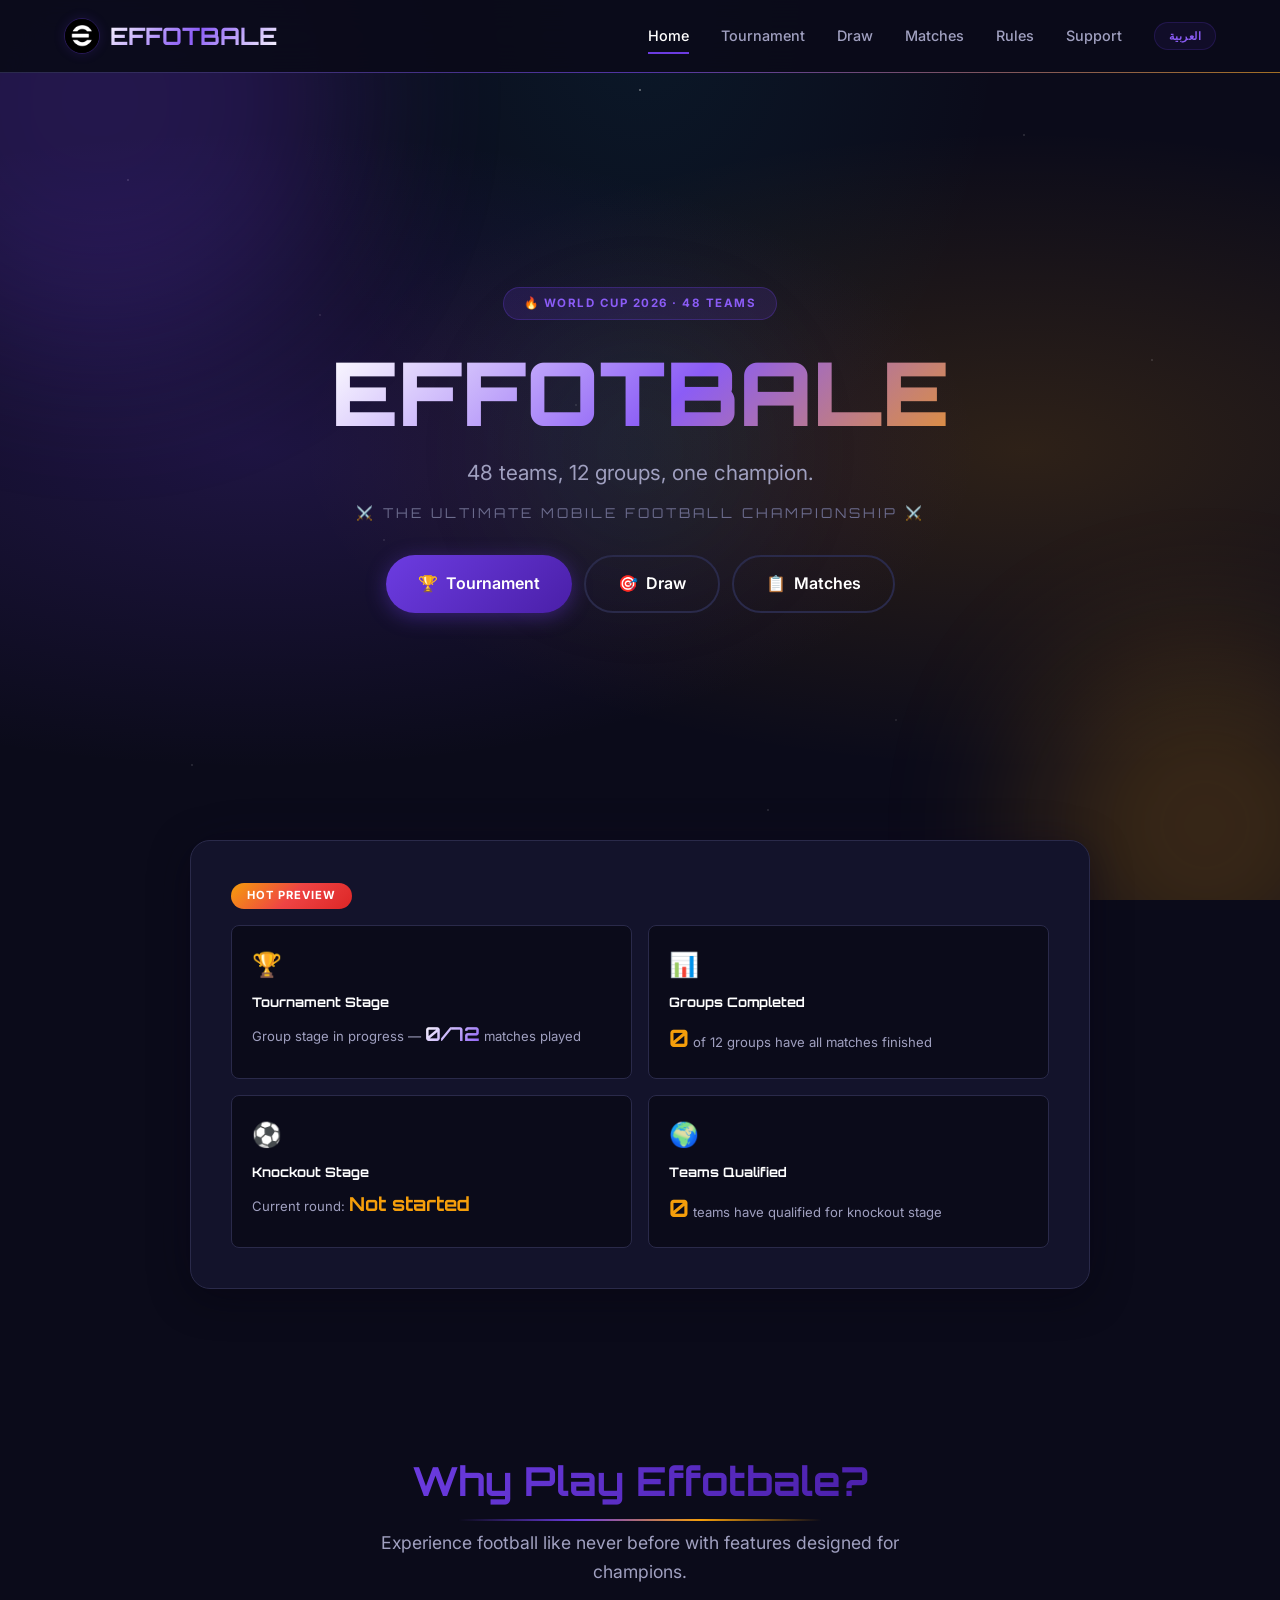
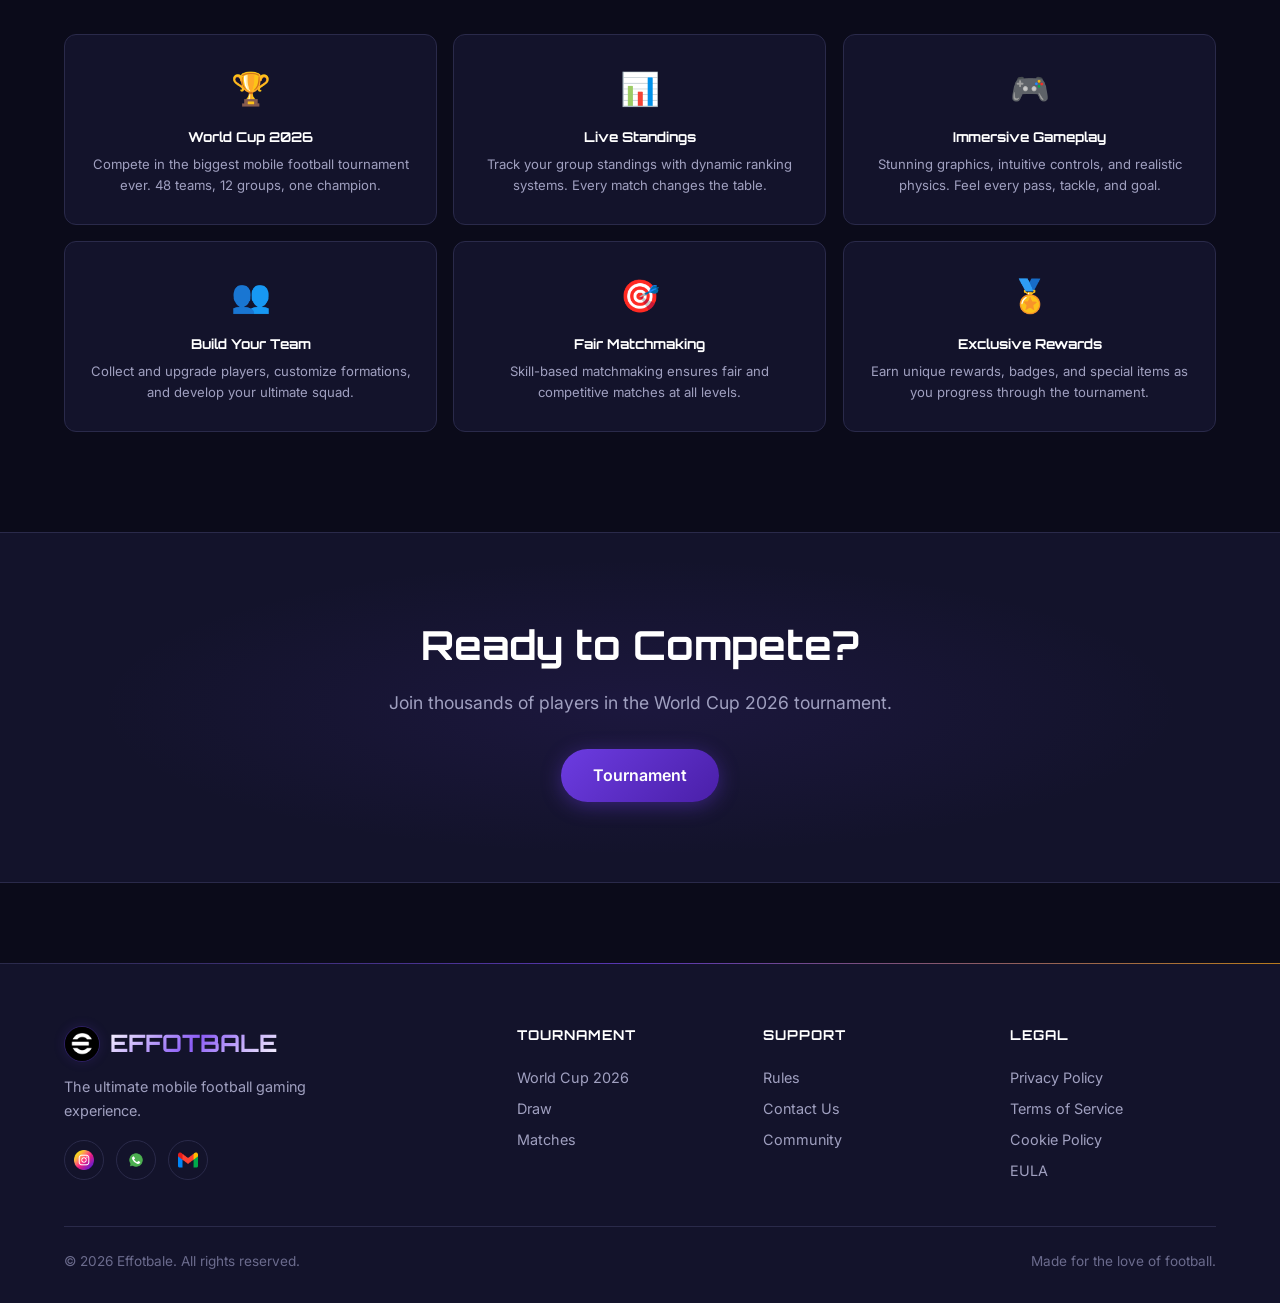
<file: index.html>
<!DOCTYPE html>
<html lang="en">
<head>
  <meta charset="UTF-8">
  <meta name="viewport" content="width=device-width, initial-scale=1.0">
  <meta name="description" content="Effotbale - The ultimate mobile football game. Compete in the World Cup 2026 tournament.">
  <title>Effotbale - World Cup 2026</title>
  <link rel="stylesheet" href="css/style.css">
  <link rel="icon" href="images/site-logo.jpg">
  <style>
    .hp-hero {
      min-height: 100vh; display: flex; align-items: center; justify-content: center; text-align: center;
      position: relative; overflow: hidden;
      background:
        radial-gradient(ellipse at 20% 50%, rgba(108,60,225,0.2) 0%, transparent 50%),
        radial-gradient(ellipse at 80% 50%, rgba(245,158,11,0.15) 0%, transparent 50%),
        radial-gradient(ellipse at 50% 0%, rgba(6,182,212,0.08) 0%, transparent 40%),
        var(--bg-dark);
    }
    .hp-hero::before {
      content: ''; position: absolute; inset: 0;
      background-image:
        radial-gradient(1px 1px at 10% 20%, rgba(255,255,255,0.5), transparent),
        radial-gradient(1px 1px at 30% 60%, rgba(255,255,255,0.3), transparent),
        radial-gradient(1.5px 1.5px at 50% 10%, rgba(255,255,255,0.6), transparent),
        radial-gradient(1px 1px at 70% 80%, rgba(255,255,255,0.3), transparent),
        radial-gradient(1px 1px at 90% 40%, rgba(255,255,255,0.4), transparent),
        radial-gradient(1.5px 1.5px at 15% 85%, rgba(255,255,255,0.2), transparent),
        radial-gradient(1px 1px at 45% 45%, rgba(255,255,255,0.3), transparent),
        radial-gradient(1px 1px at 80% 15%, rgba(255,255,255,0.4), transparent),
        radial-gradient(1.5px 1.5px at 60% 90%, rgba(255,255,255,0.2), transparent),
        radial-gradient(1px 1px at 25% 35%, rgba(255,255,255,0.3), transparent);
      animation: bgPan 30s linear infinite;
      pointer-events: none; z-index: 1;
    }
    .hp-hero .container { position: relative; z-index: 3; }
    .hp-hero h1 {
      font-family: 'Orbitron', sans-serif;
      font-size: clamp(2.5rem, 8vw, 5.5rem); font-weight: 900; line-height: 1.1; margin-bottom: 16px;
      background: linear-gradient(135deg, #fff 0%, var(--primary-light) 30%, var(--secondary) 60%, #fff 100%);
      background-size: 200% auto;
      -webkit-background-clip: text; -webkit-text-fill-color: transparent; background-clip: text;
      animation: shimmerText 4s linear infinite;
    }
    .hp-hero .hero-subtitle {
      font-size: clamp(1rem, 2.5vw, 1.3rem); color: var(--text-secondary); max-width: 600px; margin: 0 auto 12px;
    }
    .hp-hero .hero-tagline {
      font-size: clamp(0.7rem, 1.5vw, 0.85rem);
      color: var(--text-muted);
      margin-bottom: 32px;
      letter-spacing: 3px;
      text-transform: uppercase;
      font-family: 'Orbitron', sans-serif;
    }
    .hp-hero .glow-orb { position: absolute; border-radius: 50%; filter: blur(80px); pointer-events: none; z-index: 1; }
    .hp-hero .glow-orb.g1 { width: 500px; height: 500px; background: var(--primary); top: -150px; left: -150px; opacity: 0.25; animation: float 8s ease-in-out infinite; }
    .hp-hero .glow-orb.g2 { width: 350px; height: 350px; background: var(--secondary); bottom: -100px; right: -100px; opacity: 0.2; animation: float 10s ease-in-out infinite reverse; }
    .hp-hero .glow-orb.g3 { width: 200px; height: 200px; background: var(--accent); top: 50%; left: 50%; transform: translate(-50%,-50%); opacity: 0.1; animation: float 6s ease-in-out infinite; }
    .hp-hero .hero-badge {
      display: inline-flex; align-items: center; gap: 8px;
      background: rgba(108,60,225,0.15); border: 1px solid rgba(108,60,225,0.3);
      padding: 6px 20px; border-radius: 50px;
      font-size: 0.72rem; font-weight: 700; text-transform: uppercase; letter-spacing: 1.5px;
      color: var(--primary-light); margin-bottom: 24px;
      animation: glowPulse 3s ease-in-out infinite;
    }
    .hero-buttons { display: flex; gap: 12px; justify-content: center; flex-wrap: wrap; }
    .hero-buttons .btn { position: relative; overflow: hidden; }
    .hero-buttons .btn::after {
      content: ''; position: absolute; inset: 0;
      background: linear-gradient(90deg, transparent, rgba(255,255,255,0.1), transparent);
      transform: translateX(-100%);
    }
    .hero-buttons .btn:hover::after { transform: translateX(100%); transition: transform 0.6s ease; }
    .hot-preview {
      background: var(--bg-card); border: 1px solid var(--border-color); border-radius: var(--radius-lg);
      padding: 40px; margin: -60px auto 60px; max-width: 900px; position: relative; z-index: 4;
      animation: fadeSlideIn 0.6s ease 0.3s both;
      box-shadow: 0 8px 40px rgba(0,0,0,0.4), 0 0 60px rgba(108,60,225,0.05);
    }
    .hot-preview .hp-badge {
      display: inline-flex; align-items: center; gap: 6px;
      background: var(--gradient-fire); color: white; padding: 4px 16px;
      border-radius: 50px; font-size: 0.7rem; font-weight: 700;
      text-transform: uppercase; letter-spacing: 1px; margin-bottom: 16px;
    }
    .hot-preview .hp-grid { display: grid; grid-template-columns: 1fr 1fr; gap: 16px; }
    .hot-preview .hp-item {
      background: var(--bg-dark); border: 1px solid var(--border-color);
      border-radius: var(--radius-sm); padding: 20px;
      transition: all 0.3s ease; position: relative; overflow: hidden;
    }
    .hot-preview .hp-item::before {
      content: ''; position: absolute; top: 0; left: 0; right: 0; height: 2px;
      background: linear-gradient(90deg, transparent, var(--primary), transparent);
      transform: translateX(-100%); transition: transform 0.5s ease;
    }
    .hot-preview .hp-item:hover::before { transform: translateX(100%); }
    .hot-preview .hp-item:hover { border-color: var(--primary); transform: translateY(-3px); box-shadow: 0 8px 24px rgba(108,60,225,0.1); }
    .hot-preview .hp-item h4 { font-family: 'Orbitron', sans-serif; font-size: 0.82rem; margin-bottom: 6px; color: var(--text-primary); }
    .hot-preview .hp-item p { color: var(--text-secondary); font-size: 0.82rem; margin: 0; }
    .hot-preview .hp-item .hp-stat { color: var(--secondary); font-weight: 700; font-family: 'Orbitron', sans-serif; font-size: 1.2rem; }
    .hot-preview .hp-icon { font-size: 1.5rem; margin-bottom: 8px; display: block; }
    .hp-features-alt {
      display: grid; grid-template-columns: repeat(3, 1fr); gap: 16px; margin-top: 32px;
    }
    .hp-features-alt .hp-fa-item {
      background: var(--bg-card); border: 1px solid var(--border-color); border-radius: var(--radius-md);
      padding: 28px 20px; text-align: center;
      transition: transform 0.3s ease, box-shadow 0.3s ease, border-color 0.3s ease;
      position: relative; overflow: hidden;
    }
    .hp-features-alt .hp-fa-item::after {
      content: ''; position: absolute; top: -50%; left: -50%; width: 200%; height: 200%;
      background: radial-gradient(circle, rgba(108,60,225,0.05) 0%, transparent 60%);
      opacity: 0; transition: opacity 0.3s ease;
    }
    .hp-features-alt .hp-fa-item:hover::after { opacity: 1; }
    .hp-features-alt .hp-fa-item:hover { border-color: var(--primary); transform: translateY(-6px); box-shadow: 0 12px 40px rgba(108,60,225,0.15); }
    .hp-features-alt .hp-fa-icon { font-size: 2rem; margin-bottom: 12px; display: block; position: relative; z-index: 1; }
    .hp-features-alt .hp-fa-item h4 { font-family: 'Orbitron', sans-serif; font-size: 0.85rem; margin-bottom: 6px; position: relative; z-index: 1; }
    .hp-features-alt .hp-fa-item p { color: var(--text-secondary); font-size: 0.82rem; margin: 0; position: relative; z-index: 1; }
    .cta-section { position: relative; overflow: hidden; }
    .cta-section::before {
      content: ''; position: absolute; inset: 0;
      background: radial-gradient(ellipse at center, rgba(108,60,225,0.1) 0%, transparent 60%);
      animation: glowPulse 4s ease-in-out infinite;
    }
    .cta-section .container { position: relative; z-index: 1; }
    @media (max-width: 768px) {
      .hot-preview .hp-grid, .hp-features-alt { grid-template-columns: 1fr; }
      .hot-preview { padding: 24px; margin-top: -40px; }
      .hp-hero .glow-orb.g1 { width: 300px; height: 300px; }
      .hp-hero .glow-orb.g2 { width: 200px; height: 200px; }
    }
  </style>
</head>
<body>
  <a href="#main-content" class="skip-link">Skip to main content</a>

  <nav class="navbar" role="navigation" aria-label="Main navigation">
    <div class="container">
      <a href="index.html" class="nav-logo" aria-label="Effotbale Home">
        <img src="images/site-logo.jpg" alt="Effotbale" class="nav-logo-img">
        <span class="nav-logo-text">EFFOTBALE</span>
      </a>
      <div class="nav-links" id="navLinks">
        <a href="index.html" class="active" data-i18n="nav.home">Home</a>
        <a href="tournament.html" data-i18n="nav.tournament">Tournament</a>
        <a href="draw.html" data-i18n="nav.draw">Draw</a>
        <a href="classement.html" data-i18n="nav.matches">Matches</a>
        <a href="faq.html" data-i18n="nav.faq">FAQ</a>
        <a href="support.html" data-i18n="nav.support">Support</a>
        <span class="nav-links-right">
          <button class="lang-toggle" id="langToggle">العربية</button>
        </span>
      </div>
      <button class="mobile-toggle" id="mobileToggle" aria-label="Toggle navigation menu" aria-expanded="false">
        <span></span><span></span><span></span>
      </button>
    </div>
  </nav>

  <main id="main-content" class="page-fade">
    <section class="hp-hero" aria-label="Hero section">
      <div class="glow-orb g1"></div>
      <div class="glow-orb g2"></div>
      <div class="glow-orb g3"></div>
      <div class="container">
        <div class="hero-badge anim-scale-in" data-i18n="heroBadge">🔥 WORLD CUP 2026 · 48 TEAMS</div>
        <h1 class="anim-tilt-in">EFFOTBALE</h1>
        <p class="hero-subtitle anim-slide-up stagger-1" data-i18n="tournament.subtitle">48 teams, 12 groups, one champion.</p>
        <p class="hero-tagline anim-fade-slide stagger-2" data-i18n="heroTagline">⚔️ The Ultimate Mobile Football Championship ⚔️</p>
        <div class="hero-buttons anim-slide-up stagger-3">
          <a href="tournament.html" class="btn btn-primary">🏆 <span data-i18n="nav.tournament">View Tournament</span></a>
          <a href="draw.html" class="btn btn-secondary">🎯 <span data-i18n="nav.draw">View Draw</span></a>
          <a href="classement.html" class="btn btn-secondary" style="background:transparent;border-color:var(--border-color);">📋 <span data-i18n="nav.matches">Matches</span></a>
        </div>
      </div>
    </section>

    <section class="container hot-preview reveal" aria-label="Hot preview" id="hotPreviewSection">
      <div class="hp-badge" data-i18n="hotPreview">🔥 HOT PREVIEW</div>
        <div class="hp-grid reveal-stagger" id="hotPreviewGrid">
        <div class="hp-item anim-slide-up card-hover-glow">
          <span class="hp-icon">🏆</span>
          <h4 data-i18n="hpTournament">Tournament Stage</h4>
          <p><span data-i18n="hpGroupProgress">Group stage in progress</span> — <span class="hp-stat stat-number" id="hpGroupProgress">0/72</span> <span data-i18n="hpMatchesPlayed">matches played</span></p>
        </div>
        <div class="hp-item anim-slide-up stagger-1 card-hover-glow">
          <span class="hp-icon">📊</span>
          <h4 data-i18n="hpGroupsDone">Groups Completed</h4>
          <p><span class="hp-stat" id="hpFinishedGroups" style="font-size:1.5rem;">0</span> <span data-i18n="hpGroupsOf">of 12 groups</span></p>
        </div>
        <div class="hp-item anim-slide-up stagger-2 card-hover-glow">
          <span class="hp-icon">⚽</span>
          <h4 data-i18n="hpKnockout">Knockout Stage</h4>
          <p><span data-i18n="hpKnockoutRound">Current round</span>: <span class="hp-stat" id="hpKnockoutRound">Not started</span></p>
        </div>
        <div class="hp-item anim-slide-up stagger-3 card-hover-glow">
          <span class="hp-icon">🌍</span>
          <h4 data-i18n="hpTeamsQualified">Teams Qualified</h4>
          <p><span class="hp-stat" id="hpQualifiedTeams" style="font-size:1.5rem;">0</span> <span data-i18n="hpTeamsQualifiedDesc">qualified</span></p>
        </div>
      </div>
    </section>

    <section class="features" aria-label="Game features">
      <div class="container">
        <h2 class="section-title" data-i18n="features.title">Why Play Effotbale?</h2>
        <p class="section-subtitle" data-i18n="features.subtitle">Experience football like never before with features designed for champions.</p>
        <div class="hp-features-alt">
          <div class="hp-fa-item anim-tilt-in card-hover-glow"><div class="hp-fa-icon">🏆</div><h4 data-i18n="tournament.title">World Cup 2026</h4><p data-i18n="f1desc">Compete in the biggest mobile football tournament ever. 48 teams, 12 groups, one champion.</p></div>
          <div class="hp-fa-item anim-tilt-in stagger-1 card-hover-glow"><div class="hp-fa-icon">📊</div><h4 data-i18n="f2title">Live Standings</h4><p data-i18n="f2desc">Track your group standings with dynamic ranking systems. Every match changes the table.</p></div>
          <div class="hp-fa-item anim-tilt-in stagger-2 card-hover-glow"><div class="hp-fa-icon">🎮</div><h4 data-i18n="f3title">Immersive Gameplay</h4><p data-i18n="f3desc">Stunning graphics, intuitive controls, and realistic physics. Feel every pass, tackle, and goal.</p></div>
          <div class="hp-fa-item anim-tilt-in stagger-3 card-hover-glow"><div class="hp-fa-icon">👥</div><h4 data-i18n="f4title">Build Your Team</h4><p data-i18n="f4desc">Collect and upgrade players, customize formations, and develop your ultimate squad.</p></div>
          <div class="hp-fa-item anim-tilt-in stagger-4 card-hover-glow"><div class="hp-fa-icon">🎯</div><h4 data-i18n="f5title">Fair Matchmaking</h4><p data-i18n="f5desc">Skill-based matchmaking ensures fair and competitive matches at all levels.</p></div>
          <div class="hp-fa-item anim-tilt-in stagger-5 card-hover-glow"><div class="hp-fa-icon">🏅</div><h4 data-i18n="f6title">Exclusive Rewards</h4><p data-i18n="f6desc">Earn unique rewards, badges, and reward items as you progress through the tournament.</p></div>
        </div>
      </div>
    </section>

    <section class="cta-section reveal" aria-label="Call to action">
      <div class="container">
        <h2 class="anim-fade-slide" data-i18n="cta.title">Ready to Compete?</h2>
        <p class="anim-fade-slide stagger-1" data-i18n="cta.desc">Join thousands of players in the World Cup 2026 tournament.</p>
        <a href="tournament.html" class="btn btn-primary anim-pulse-glow" style="animation:scalePulse 2s ease-in-out infinite;" data-i18n="nav.tournament">🏆 View Tournament</a>
      </div>
    </section>
  </main>

  <footer class="footer" role="contentinfo">
    <div class="container">
      <div class="footer-grid">
        <div class="footer-brand">
          <a href="index.html" class="nav-logo"><img src="images/site-logo.jpg" alt="Effotbale" class="nav-logo-img"> <span class="nav-logo-text">EFFOTBALE</span></a>
          <p data-i18n="footerBrand">The ultimate mobile football gaming experience.</p>
          <div class="footer-social">
            <a href="https://instagram.com/mr_gt100" target="_blank" rel="noopener" aria-label="Instagram"><img src="images/instagram.png" alt="Instagram" style="width:20px;height:20px;border-radius:4px;"></a>
            <a href="https://wa.me/212783860620" target="_blank" rel="noopener" aria-label="WhatsApp"><img src="images/whatsapp.png" alt="WhatsApp" style="width:20px;height:20px;border-radius:4px;"></a>
            <a href="mailto:esportsma2026@gmail.com" aria-label="Gmail"><img src="images/gmail.png" alt="Gmail" style="width:20px;height:20px;border-radius:4px;"></a>
          </div>
        </div>
        <div class="footer-links">
          <h4 data-i18n="nav.tournament">Tournament</h4>
          <a href="tournament.html" data-i18n="wc2026">World Cup 2026</a>
          <a href="draw.html" data-i18n="nav.draw">Draw</a>
          <a href="classement.html" data-i18n="nav.matches">Matches</a>
        </div>
        <div class="footer-links">
          <h4 data-i18n="nav.support">Support</h4>
          <a href="faq.html" data-i18n="nav.faq">FAQ</a>
          <a href="support.html" data-i18n="contactUs">Contact Us</a>
          <a href="#" data-i18n="community">Community</a>
        </div>
        <div class="footer-links">
          <h4 data-i18n="legal">Legal</h4>
          <a href="#" data-i18n="privacy">Privacy Policy</a>
          <a href="#" data-i18n="terms">Terms of Service</a>
          <a href="#" data-i18n="cookie">Cookie Policy</a>
          <a href="#" data-i18n="eula">EULA</a>
        </div>
      </div>
      <div class="footer-bottom">
        <p>&copy; 2026 Effotbale. <span data-i18n="footer.rights">All rights reserved.</span></p>
        <p data-i18n="footer.tagline">Made for the love of football.</p>
      </div>
    </div>
  </footer>

  <script src="js/languages.js"></script>
  <script src="js/db.js"></script>
  <script src="js/main.js"></script>
  <script src="js/effects.js"></script>
  <script>
    (function () {
      function t(key) {
        return typeof EffotbaleLang !== 'undefined' ? EffotbaleLang.t(key) : key;
      }

      function updateHotPreview() {
        var matches = EffotbaleDB.getMatchResults();
        var draw = EffotbaleDB.getDraw();
        var ko = EffotbaleDB.getKnockoutData();
        var lang = typeof EffotbaleLang !== 'undefined' ? EffotbaleLang.getLang() : 'en';

        var totalPlayed = matches.filter(function (m) { return m.status === 'finished'; }).length;
        document.getElementById('hpGroupProgress').textContent = totalPlayed + '/72';

        if (draw) {
          var groupKeys = Object.keys(draw).sort();
          var finishedGroups = 0;
          groupKeys.forEach(function (key) {
            var gMatches = matches.filter(function (m) { return m.group === key; });
            if (gMatches.length > 0 && gMatches.every(function (m) { return m.status === 'finished'; })) {
              finishedGroups++;
            }
          });
          document.getElementById('hpFinishedGroups').textContent = finishedGroups;
          if (finishedGroups === 12) {
            ko = EffotbaleDB.computeKnockoutProgression();
          }
        }

        var roundMap = {
          r32: lang === 'ar' ? 'دور الـ32' : 'Round of 32',
          r16: lang === 'ar' ? 'دور الـ16' : 'Round of 16',
          qf: lang === 'ar' ? 'ربع النهائي' : 'Quarter Finals',
          sf: lang === 'ar' ? 'نصف النهائي' : 'Semi Finals',
          final: lang === 'ar' ? 'النهائي' : 'Final'
        };
        var currentRound = t('hpNotStarted');
        var qualified = 0;
        var roundTeamCount = { r32: 32, r16: 16, qf: 8, sf: 4, final: 2 };
        if (ko) {
          var order = ['r32', 'r16', 'qf', 'sf', 'final'];
          for (var i = 0; i < order.length; i++) {
            if (ko[order[i]] && ko[order[i]].length > 0) {
              currentRound = roundMap[order[i]];
              qualified = roundTeamCount[order[i]] || (ko[order[i]].length * 2);
              var allDone = ko[order[i]].every(function (m) { return m.status === 'finished'; });
              if (allDone && i < order.length - 1 && ko[order[i + 1]]) { continue; }
              break;
            }
          }
        }
        document.getElementById('hpKnockoutRound').textContent = currentRound;

        var qt = EffotbaleDB.getQualifiedTeams();
        document.getElementById('hpQualifiedTeams').textContent = qt ? qt.totalQualified : 0;
      }

      updateHotPreview();
      setInterval(updateHotPreview, 5000);
      document.addEventListener('languageChanged', updateHotPreview);
      document.addEventListener('effotbaleUpdate', updateHotPreview);
      window.addEventListener('storage', function (e) {
        if (e.key && e.key.indexOf('effotbale_') === 0) updateHotPreview();
      });
    })();
  </script>
</body>
</html>
</file>
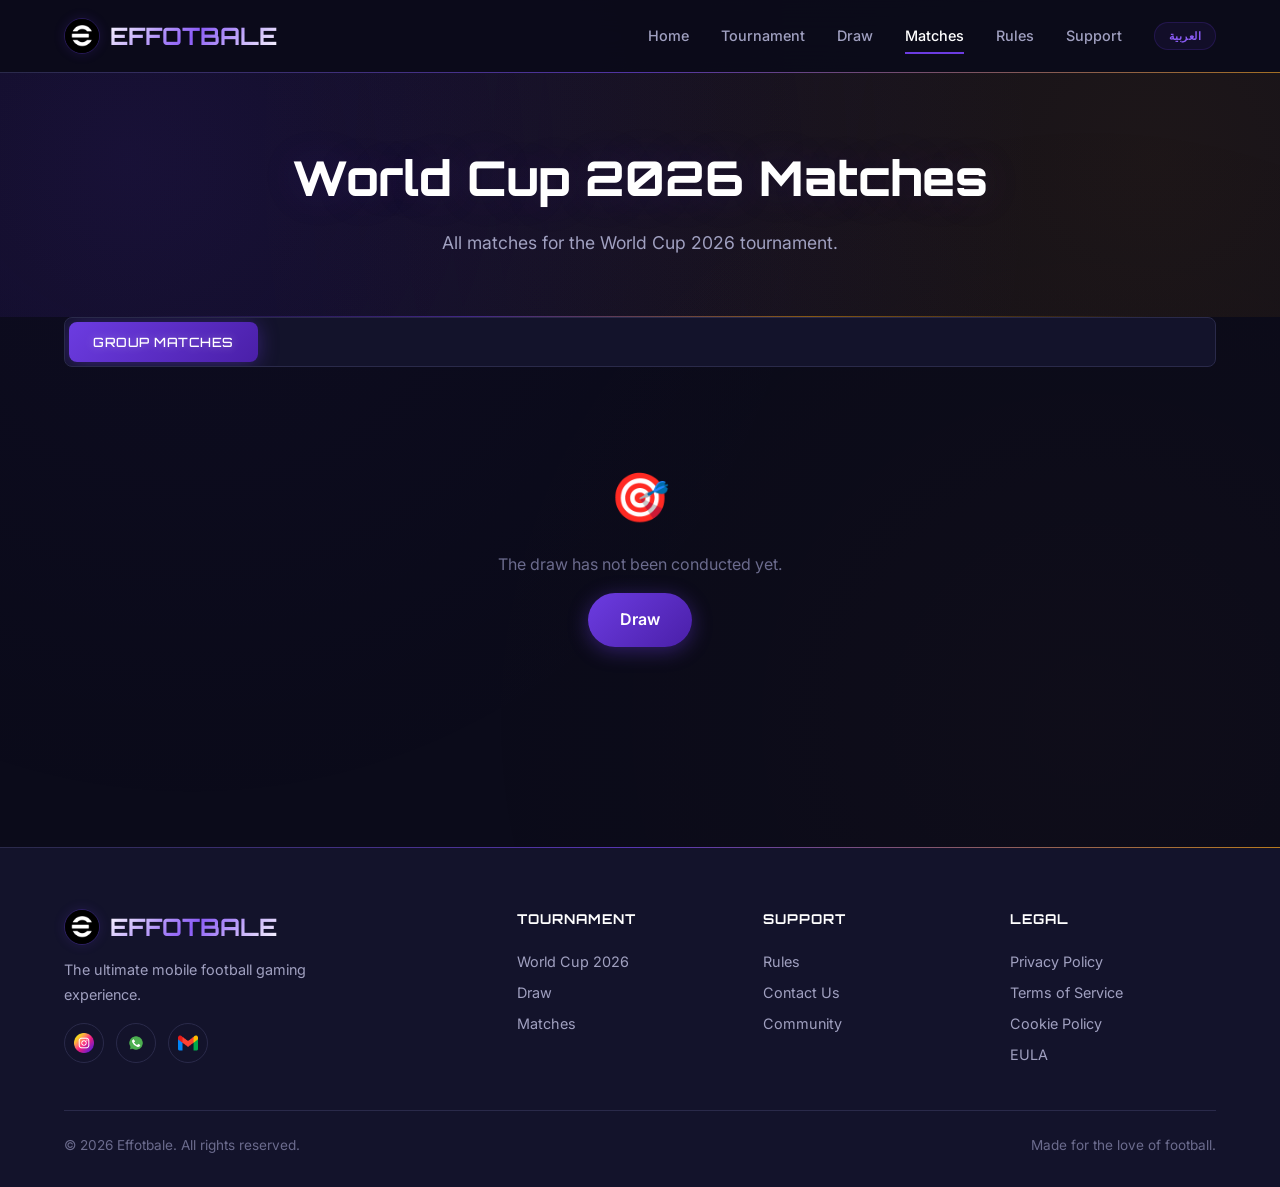
<file: classement.html>
<!DOCTYPE html>
<html lang="en">
<head>
  <meta charset="UTF-8">
  <meta name="viewport" content="width=device-width, initial-scale=1.0">
  <meta name="description" content="World Cup 2026 Matches - View all group stage and knockout matches for the Effotbale tournament.">
  <title>World Cup 2026 Matches - Effotbale</title>
  <link rel="stylesheet" href="css/style.css">
  <link rel="icon" href="images/site-logo.jpg">
</head>
<body>
  <a href="#main-content" class="skip-link">Skip to main content</a>

  <nav class="navbar" role="navigation" aria-label="Main navigation">
    <div class="container">
      <a href="index.html" class="nav-logo" aria-label="Effotbale Home">
        <img src="images/site-logo.jpg" alt="Effotbale" class="nav-logo-img">
        <span class="nav-logo-text">EFFOTBALE</span>
      </a>
      <div class="nav-links" id="navLinks">
        <a href="index.html" data-i18n="nav.home">Home</a>
        <a href="tournament.html" data-i18n="nav.tournament">Tournament</a>
        <a href="draw.html" data-i18n="nav.draw">Draw</a>
        <a href="classement.html" class="active" data-i18n="nav.matches">Matches</a>
        <a href="faq.html" data-i18n="nav.faq">FAQ</a>
        <a href="support.html" data-i18n="nav.support">Support</a>
        <span class="nav-links-right">
          <button class="lang-toggle" id="langToggle">العربية</button>
        </span>
      </div>
      <button class="mobile-toggle" id="mobileToggle" aria-label="Toggle navigation menu" aria-expanded="false">
        <span></span><span></span><span></span>
      </button>
    </div>
  </nav>

  <main id="main-content" class="page-fade">
    <section class="page-header">
      <div class="container">
        <h1 data-i18n="match.title">World Cup 2026 Matches</h1>
        <p data-i18n="match.desc">All matches for the World Cup 2026 tournament.</p>
      </div>
    </section>

    <section class="container" style="padding-bottom: 60px;">
      <div class="tabs" role="tablist">
        <button class="tab-btn active" data-tab="groupMatches" role="tab" aria-selected="true" data-i18n="groupMatches">Group Matches</button>
        <button class="tab-btn" data-tab="bracketMatches" role="tab" aria-selected="false" data-i18n="bracketStage">Knockout Stage</button>
      </div>

      <div class="tab-content active" id="groupMatches">
        <div id="groupMatchesContainer">
          <div class="match-list-empty">
            <div class="empty-icon">🎯</div>
            <p data-i18n="noDraw">The draw has not been conducted yet.</p>
            <a href="draw.html" class="btn btn-primary" style="margin-top: 16px;" data-i18n="nav.draw">View Draw</a>
          </div>
        </div>
      </div>

      <div class="tab-content" id="bracketMatches">
        <div id="bracketMatchesContainer">
          <div class="match-list-empty">
            <div class="empty-icon">🏆</div>
            <p data-i18n="bracketUpcoming">Knockout stage matches will be available after the group stage.</p>
          </div>
        </div>
      </div>
    </section>
  </main>

  <footer class="footer" role="contentinfo">
    <div class="container">
      <div class="footer-grid">
        <div class="footer-brand">
          <a href="index.html" class="nav-logo"><img src="images/site-logo.jpg" alt="Effotbale" class="nav-logo-img"> <span class="nav-logo-text">EFFOTBALE</span></a>
          <p data-i18n="footerBrand">The ultimate mobile football gaming experience.</p>
          <div class="footer-social">
            <a href="https://instagram.com/mr_gt100" target="_blank" rel="noopener" aria-label="Instagram"><img src="images/instagram.png" alt="Instagram" style="width:20px;height:20px;border-radius:4px;"></a>
            <a href="https://wa.me/212783860620" target="_blank" rel="noopener" aria-label="WhatsApp"><img src="images/whatsapp.png" alt="WhatsApp" style="width:20px;height:20px;border-radius:4px;"></a>
            <a href="mailto:esportsma2026@gmail.com" aria-label="Gmail"><img src="images/gmail.png" alt="Gmail" style="width:20px;height:20px;border-radius:4px;"></a>
          </div>
        </div>
        <div class="footer-links">
          <h4 data-i18n="nav.tournament">Tournament</h4>
          <a href="tournament.html" data-i18n="wc2026">World Cup 2026</a>
          <a href="draw.html" data-i18n="nav.draw">Draw</a>
          <a href="classement.html" data-i18n="nav.matches">Matches</a>
        </div>
        <div class="footer-links">
          <h4 data-i18n="nav.support">Support</h4>
          <a href="faq.html" data-i18n="nav.faq">FAQ</a>
          <a href="support.html" data-i18n="contactUs">Contact Us</a>
          <a href="#" data-i18n="community">Community</a>
        </div>
        <div class="footer-links">
          <h4 data-i18n="legal">Legal</h4>
          <a href="#" data-i18n="privacy">Privacy Policy</a>
          <a href="#" data-i18n="terms">Terms of Service</a>
          <a href="#" data-i18n="cookie">Cookie Policy</a>
          <a href="#" data-i18n="eula">EULA</a>
        </div>
      </div>
      <div class="footer-bottom">
        <p>&copy; 2026 Effotbale. <span data-i18n="footer.rights">All rights reserved.</span></p>
        <p data-i18n="footer.tagline">Made for the love of football.</p>
      </div>
    </div>
  </footer>

  <script src="js/languages.js"></script>
  <script src="js/draw.js"></script>
  <script src="js/db.js"></script>
  <script src="js/main.js"></script>
  <script src="js/effects.js"></script>
  <script>
    (function () {
      function t(key) {
        return typeof EffotbaleLang !== 'undefined' ? EffotbaleLang.t(key) : key;
      }
      function getLang() {
        return typeof EffotbaleLang !== 'undefined' ? EffotbaleLang.getLang() : 'en';
      }

      function renderGroupMatches() {
        var container = document.getElementById('groupMatchesContainer');
        var draw = EffotbaleDB.getDraw();
        if (!draw) {
          container.innerHTML =
            '<div class="match-list-empty"><div class="empty-icon">🎯</div><p>' + t('noDraw') + '</p><a href="draw.html" class="btn btn-primary" style="margin-top:16px;">' + t('nav.draw') + '</a></div>';
          return;
        }
        EffotbaleDB.initMatchResults(draw);
        var matches = EffotbaleDB.getMatchResults();
        var lang = getLang();
        var html = '';
        var groupKeys = Object.keys(draw).sort();
        groupKeys.forEach(function (key) {
          html += '<h3 class="group-section-title">' + (lang === 'ar' ? 'المجموعة ' : 'Group ') + key + ' <a href="tournament.html?group=' + key + '" style="font-size:0.75rem;font-weight:400;color:var(--text-muted);text-decoration:none;margin-left:6px;">📊 ' + (lang === 'ar' ? 'الترتيب' : 'Standings') + ' →</a></h3>';
           html += '<div class="match-list">';
          var groupMatches = matches.filter(function (m) { return m.group === key; });
          groupMatches.forEach(function (m, mIdx) {
            var nameA = lang === 'ar' ? (m.nameArA || m.nameA) : m.nameA;
            var nameB = lang === 'ar' ? (m.nameArB || m.nameB) : m.nameB;
            var showScore = m.scoreA !== null && m.scoreB !== null && m.status === 'finished';
            var scoreDisplay = showScore
              ? '<span class="score-badge finished" style="animation:scorePop 0.4s cubic-bezier(0.68,-0.55,0.27,1.55) both;">' + m.scoreA + ' - ' + m.scoreB + '</span>'
              : '<span class="match-date">' + t('matchTbd') + '</span>';
            html +=
              '<div class="match-list-item card-hover-glow" tabindex="0" role="button" style="animation:slideUpBounce 0.4s ease ' + (mIdx * 0.05) + 's both;">' +
                '<div class="match-teams">' +
                  '<div class="match-team-row"><img src="' + (m.flagA || 'images/' + m.teamA + '.webp') + '" alt="" class="match-team-flag" loading="lazy" onerror="this.src=\'images/' + m.teamA + '.svg\'"><span class="match-team-name">' + nameA + '</span></div>' +
                  '<div class="match-team-row"><img src="' + (m.flagB || 'images/' + m.teamB + '.webp') + '" alt="" class="match-team-flag" loading="lazy" onerror="this.src=\'images/' + m.teamB + '.svg\'"><span class="match-team-name">' + nameB + '</span></div>' +
                '</div>' +
                '<div class="match-meta">' + scoreDisplay + '<span class="match-group-label">' + (lang === 'ar' ? 'المجموعة ' : 'Group ') + key + '</span></div>' +
              '</div>';
          });
          html += '</div>';
        });
        container.innerHTML = html;
      }

      function renderBracketMatches() {
        var container = document.getElementById('bracketMatchesContainer');
        var ko = EffotbaleDB.getKnockoutData();
        var lang = getLang();

        if (!ko) {
          container.innerHTML = '<div class="match-list-empty"><div class="empty-icon">🏆</div><p>' + t('bracketUpcoming') + '</p></div>';
          return;
        }

        var html = '';
        var rounds = [
          { key: 'r32', labelEn: 'Round of 32', labelAr: 'دور الـ32' },
          { key: 'r16', labelEn: 'Round of 16', labelAr: 'دور الـ16' },
          { key: 'qf', labelEn: 'Quarter Finals', labelAr: 'ربع النهائي' },
          { key: 'sf', labelEn: 'Semi Finals', labelAr: 'نصف النهائي' },
          { key: 'final', labelEn: 'Final', labelAr: 'النهائي' }
        ];

        rounds.forEach(function (r) {
          var matches = ko[r.key] || [];
          if (matches.length === 0) return;
          var isFirst = r.key === 'r32';
          html += '<h3 class="group-section-title" style="margin-top:24px;">' + (lang === 'ar' ? r.labelAr : r.labelEn) + (isFirst ? ' <a href="tournament.html#knockoutSection" style="font-size:0.75rem;font-weight:400;color:var(--text-muted);text-decoration:none;margin-left:6px;">🏆 ' + (lang === 'ar' ? 'عرض القرعة' : 'View Bracket') + ' →</a>' : '') + '</h3>';
          /* Group by parentId to show one card per tie with both legs */
          var ties = {};
          matches.forEach(function (m) {
            var pid = m.parentId || m.id;
            if (!ties[pid]) ties[pid] = { matchIndex: m.matchIndex, legs: [] };
            ties[pid].legs.push(m);
          });
          var tieKeys = Object.keys(ties).sort();
          html += '<div class="match-list">';
          tieKeys.forEach(function (pid, tIdx) {
            var tie = ties[pid];
            var leg1 = tie.legs.find(function (l) { return l.leg === 1; });
            var leg2 = tie.legs.find(function (l) { return l.leg === 2; });
            if (!leg1) return;
            var m = leg1;
            var nameA = lang === 'ar' ? (m.nameArA || m.nameA || m.teamA || 'TBD') : (m.nameA || m.teamA || 'TBD');
            var nameB = lang === 'ar' ? (m.nameArB || m.nameB || m.teamB || 'TBD') : (m.nameB || m.teamB || 'TBD');
            /* Calculate aggregate */
            var allDone = leg1 && leg2 && leg1.scoreA !== null && leg1.scoreB !== null && leg2.scoreA !== null && leg2.scoreB !== null && leg1.status === 'finished' && leg2.status === 'finished';
            var aggA = allDone ? (leg1.scoreA + leg2.scoreB) : null;
            var aggB = allDone ? (leg1.scoreB + leg2.scoreA) : null;
            var aggDisplay = allDone
              ? '<span class="score-badge finished" style="animation:scorePop 0.4s cubic-bezier(0.68,-0.55,0.27,1.55) both;background:var(--gradient-1);">' + aggA + ' - ' + aggB + '</span>'
              : '<span class="match-date">' + t('matchTbd') + '</span>';
            /* Leg details */
            var legDetail = '';
            if (leg1 && leg2) {
              var s1A = leg1.scoreA !== null ? leg1.scoreA : '?';
              var s1B = leg1.scoreB !== null ? leg1.scoreB : '?';
              var s2A = leg2.scoreA !== null ? leg2.scoreA : '?';
              var s2B = leg2.scoreB !== null ? leg2.scoreB : '?';
              legDetail = '<div style="font-size:0.65rem;color:var(--text-muted);margin-top:4px;">Allez ' + s1A + '-' + s1B + ' | Retour ' + s2A + '-' + s2B + '</div>';
            }
            html +=
              '<div class="match-list-item card-hover-glow" tabindex="0" role="button" style="animation:slideUpBounce 0.4s ease ' + (tIdx * 0.05) + 's both;" onclick="window.location.href=\'match-detail.html?id=' + leg1.id + '\'">' +
                '<div class="match-teams">' +
                  '<div class="match-team-row">' + (m.flagA ? '<img src="' + m.flagA + '" alt="" class="match-team-flag" style="width:24px;height:16px;" onerror="this.style.display=\'none\'">' : '') + '<span class="match-team-name">' + nameA + '</span></div>' +
                  '<div class="match-team-row">' + (m.flagB ? '<img src="' + m.flagB + '" alt="" class="match-team-flag" style="width:24px;height:16px;" onerror="this.style.display=\'none\'">' : '') + '<span class="match-team-name">' + nameB + '</span></div>' +
                '</div>' +
                '<div class="match-meta">' + aggDisplay + legDetail + '</div>' +
              '</div>';
          });
          html += '</div>';
        });
        container.innerHTML = html || '<div class="match-list-empty"><div class="empty-icon">🏆</div><p>' + t('bracketUpcoming') + '</p></div>';
      }

      function autoRefresh() {
        renderGroupMatches();

        /* Hide knockout tab if groups not all done */
        var allMatches = EffotbaleDB.getMatchResults();
        var hasDraw = EffotbaleDB.getDraw();
        var allDone = hasDraw && allMatches.length > 0 && allMatches.every(function (m) { return m.status === 'finished'; });
        var bracketTab = document.querySelector('[data-tab="bracketMatches"]');
        var bracketContent = document.getElementById('bracketMatches');
        if (bracketTab) bracketTab.style.display = allDone ? '' : 'none';
        if (bracketContent && !allDone) bracketContent.classList.remove('active');

        renderBracketMatches();

        /* Handle URL params: ?group=X to scroll to group, ?tab=knockout to open knockout */
        var params = new URLSearchParams(window.location.search);
        var groupParam = params.get('group');
        if (groupParam) {
          var target = document.querySelector('.group-section-title');
          if (target) target.scrollIntoView({ behavior: 'smooth', block: 'start' });
        }
        var tabParam = params.get('tab');
        if (tabParam === 'knockout' && allDone) {
          var koTab = document.querySelector('[data-tab="bracketMatches"]');
          if (koTab) koTab.click();
        }
      }

      autoRefresh();

      document.addEventListener('languageChanged', autoRefresh);
      document.addEventListener('effotbaleUpdate', autoRefresh);
      window.addEventListener('storage', function (e) {
        if (e.key && e.key.indexOf('effotbale_') === 0) autoRefresh();
      });
    })();
  </script>
</body>
</html>
</file>
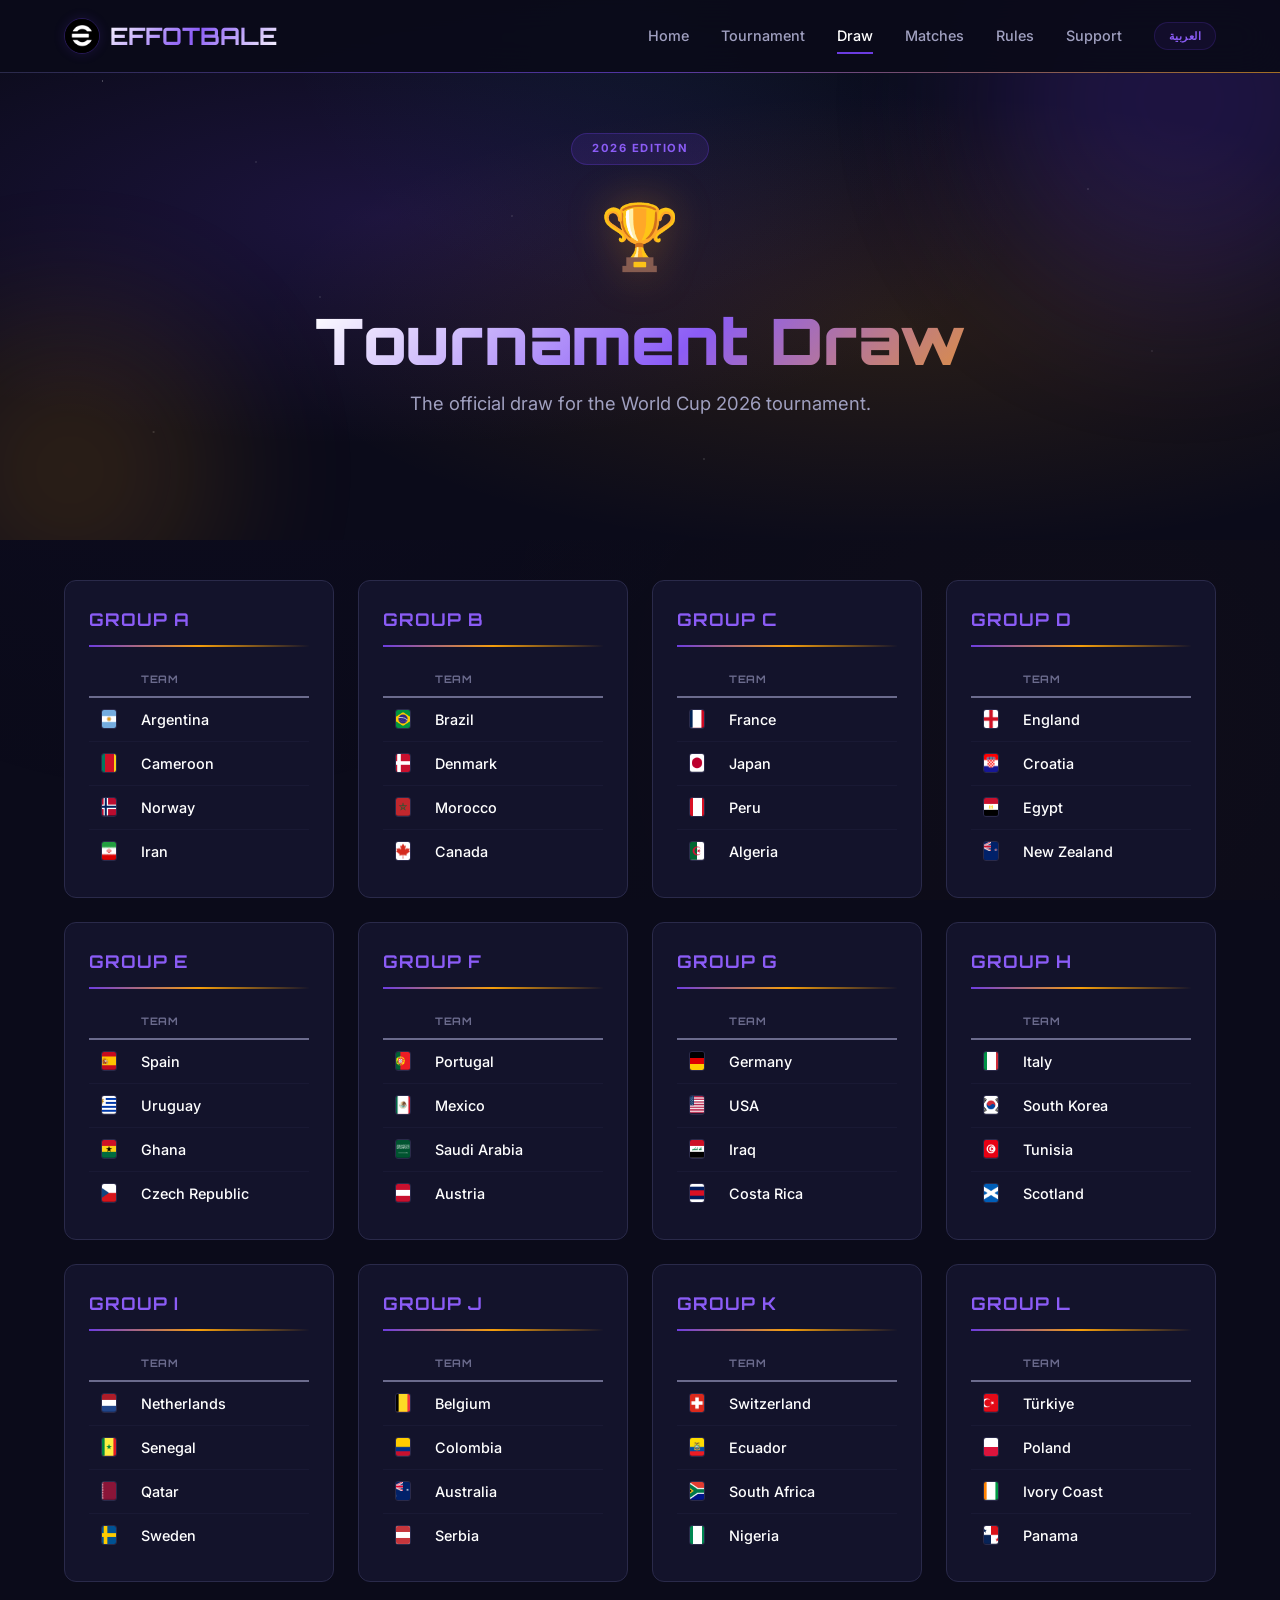
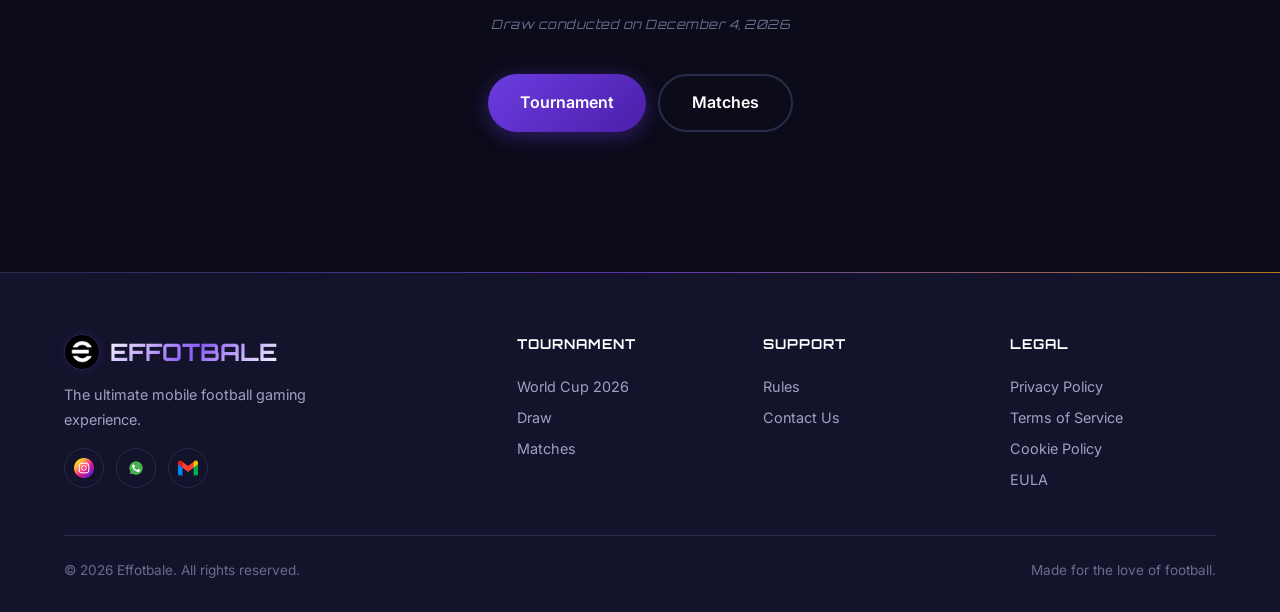
<file: draw.html>
<!DOCTYPE html>
<html lang="en">
<head>
  <meta charset="UTF-8">
  <meta name="viewport" content="width=device-width, initial-scale=1.0">
  <meta name="description" content="Effotbale World Cup 2026 Tournament Draw - View the official draw with 48 teams in 12 groups.">
  <title>Tournament Draw - Effotbale World Cup 2026</title>
  <link rel="stylesheet" href="css/style.css">
  <link rel="icon" href="images/site-logo.jpg">
  <style>
    .draw-page-hero {
      min-height: 60vh; display: flex; align-items: center; justify-content: center; text-align: center;
      position: relative; overflow: hidden;
      background:
        radial-gradient(ellipse at 30% 40%, rgba(108,60,225,0.18) 0%, transparent 50%),
        radial-gradient(ellipse at 70% 60%, rgba(245,158,11,0.12) 0%, transparent 50%),
        radial-gradient(ellipse at 50% 0%, rgba(6,182,212,0.06) 0%, transparent 40%),
        var(--bg-dark);
      padding: 120px 0 80px;
    }
    .draw-page-hero::before {
      content: ''; position: absolute; inset: 0;
      background-image:
        radial-gradient(1px 1px at 8% 15%, rgba(255,255,255,0.5), transparent),
        radial-gradient(1px 1px at 25% 55%, rgba(255,255,255,0.3), transparent),
        radial-gradient(1.5px 1.5px at 45% 8%, rgba(255,255,255,0.6), transparent),
        radial-gradient(1px 1px at 65% 75%, rgba(255,255,255,0.3), transparent),
        radial-gradient(1px 1px at 85% 35%, rgba(255,255,255,0.4), transparent),
        radial-gradient(1.5px 1.5px at 12% 80%, rgba(255,255,255,0.2), transparent),
        radial-gradient(1px 1px at 40% 40%, rgba(255,255,255,0.3), transparent),
        radial-gradient(1px 1px at 75% 12%, rgba(255,255,255,0.4), transparent),
        radial-gradient(1.5px 1.5px at 55% 85%, rgba(255,255,255,0.2), transparent),
        radial-gradient(1px 1px at 20% 30%, rgba(255,255,255,0.3), transparent),
        radial-gradient(1px 1px at 90% 65%, rgba(255,255,255,0.25), transparent);
      animation: bgPan 25s linear infinite;
      pointer-events: none; z-index: 1;
    }
    .draw-page-hero .container { position: relative; z-index: 3; }
    .draw-page-hero .glow-orb { position: absolute; border-radius: 50%; filter: blur(80px); pointer-events: none; z-index: 1; }
    .draw-page-hero .glow-orb.d1 { width: 400px; height: 400px; background: var(--primary); top: -100px; right: -100px; opacity: 0.2; animation: float 9s ease-in-out infinite; }
    .draw-page-hero .glow-orb.d2 { width: 300px; height: 300px; background: var(--secondary); bottom: -80px; left: -80px; opacity: 0.15; animation: float 11s ease-in-out infinite reverse; }
    .draw-hero-icon {
      font-size: 4rem; display: block; margin-bottom: 16px;
      animation: float 3s ease-in-out infinite;
      filter: drop-shadow(0 0 20px rgba(245,158,11,0.3));
    }
    .draw-page-hero h1 {
      font-family: 'Orbitron', sans-serif;
      font-size: clamp(2.2rem, 6vw, 4rem); font-weight: 900; line-height: 1.15;
      background: linear-gradient(135deg, #fff 0%, var(--primary-light) 30%, var(--secondary) 60%, #fff 100%);
      background-size: 200% auto;
      -webkit-background-clip: text; -webkit-text-fill-color: transparent; background-clip: text;
      animation: shimmerText 4s linear infinite; margin-bottom: 12px;
    }
    .draw-page-hero .draw-hero-sub {
      color: var(--text-secondary); font-size: clamp(0.95rem, 2vw, 1.15rem);
      max-width: 550px; margin: 0 auto 28px; position: relative; z-index: 2;
    }
    .draw-hero-badge {
      display: inline-flex; align-items: center; gap: 8px;
      background: rgba(108,60,225,0.15); border: 1px solid rgba(108,60,225,0.3);
      padding: 6px 20px; border-radius: 50px;
      font-size: 0.7rem; font-weight: 700; text-transform: uppercase; letter-spacing: 1.5px;
      color: var(--primary-light); margin-bottom: 20px;
      animation: glowPulse 3s ease-in-out infinite;
    }
    .draw-launch-btn {
      background: var(--gradient-2); color: white; border: none;
      padding: 18px 48px; border-radius: 50px; font-family: 'Orbitron', sans-serif;
      font-size: 1.1rem; font-weight: 700; cursor: pointer; letter-spacing: 2px;
      text-transform: uppercase; position: relative; overflow: hidden;
      box-shadow: 0 4px 30px rgba(245,158,11,0.4);
      transition: all 0.3s ease;
    }
    .draw-launch-btn::before {
      content: ''; position: absolute; inset: 0;
      background: linear-gradient(90deg, transparent, rgba(255,255,255,0.15), transparent);
      transform: translateX(-100%);
      transition: transform 0.6s ease;
    }
    .draw-launch-btn:hover::before { transform: translateX(100%); }
    .draw-launch-btn:hover {
      transform: translateY(-3px) scale(1.03);
      box-shadow: 0 8px 40px rgba(245,158,11,0.6);
    }
    .draw-launch-btn:active { transform: scale(0.97); }
    .draw-result-area {
      opacity: 0; transform: translateY(30px); transition: all 0.6s ease;
      pointer-events: none;
    }
    .draw-result-area.visible {
      opacity: 1; transform: translateY(0); pointer-events: auto;
    }
    .draw-date {
      text-align: center; color: var(--text-muted); font-size: 0.8rem;
      margin-top: 32px; font-family: 'Orbitron', sans-serif; letter-spacing: 0.5px;
    }
    .draw-actions {
      display: flex; gap: 12px; justify-content: center; flex-wrap: wrap; margin-top: 40px;
    }
    .draw-actions .btn { position: relative; overflow: hidden; }
    .draw-actions .btn::after {
      content: ''; position: absolute; inset: 0;
      background: linear-gradient(90deg, transparent, rgba(255,255,255,0.1), transparent);
      transform: translateX(-100%);
    }
    .draw-actions .btn:hover::after { transform: translateX(100%); transition: transform 0.6s ease; }
    .draw-group-card {
      animation: slideUpBounce 0.5s ease both;
    }
    .draw-groups-12 .draw-group-card:nth-child(1) { animation-delay: 0.02s; }
    .draw-groups-12 .draw-group-card:nth-child(2) { animation-delay: 0.06s; }
    .draw-groups-12 .draw-group-card:nth-child(3) { animation-delay: 0.10s; }
    .draw-groups-12 .draw-group-card:nth-child(4) { animation-delay: 0.14s; }
    .draw-groups-12 .draw-group-card:nth-child(5) { animation-delay: 0.18s; }
    .draw-groups-12 .draw-group-card:nth-child(6) { animation-delay: 0.22s; }
    .draw-groups-12 .draw-group-card:nth-child(7) { animation-delay: 0.26s; }
    .draw-groups-12 .draw-group-card:nth-child(8) { animation-delay: 0.30s; }
    .draw-groups-12 .draw-group-card:nth-child(9) { animation-delay: 0.34s; }
    .draw-groups-12 .draw-group-card:nth-child(10) { animation-delay: 0.38s; }
    .draw-groups-12 .draw-group-card:nth-child(11) { animation-delay: 0.42s; }
    .draw-groups-12 .draw-group-card:nth-child(12) { animation-delay: 0.46s; }
    .draw-locked-msg {
      text-align: center; padding: 32px 20px;
      background: var(--bg-card); border: 1px solid var(--border-color);
      border-radius: var(--radius-md); margin-bottom: 32px;
    }
    .draw-locked-msg .lock-badge {
      display: inline-flex; align-items: center; gap: 6px;
      background: rgba(239,68,68,0.1); border: 1px solid rgba(239,68,68,0.3);
      color: var(--danger); padding: 4px 16px; border-radius: 50px;
      font-size: 0.75rem; font-weight: 700; text-transform: uppercase; letter-spacing: 1px;
      margin-bottom: 12px;
    }
    .draw-locked-msg p { color: var(--text-secondary); font-size: 0.9rem; margin: 0; }
    @media (max-width: 768px) {
      .draw-page-hero { min-height: 50vh; padding: 100px 0 60px; }
      .draw-page-hero .glow-orb.d1 { width: 250px; height: 250px; }
      .draw-page-hero .glow-orb.d2 { width: 180px; height: 180px; }
      .draw-launch-btn { padding: 14px 32px; font-size: 0.95rem; }
    }
  </style>
</head>
<body>
  <a href="#main-content" class="skip-link">Skip to main content</a>

  <nav class="navbar" role="navigation" aria-label="Main navigation">
    <div class="container">
      <a href="index.html" class="nav-logo" aria-label="Effotbale Home">
        <img src="images/site-logo.jpg" alt="Effotbale" class="nav-logo-img">
        <span class="nav-logo-text">EFFOTBALE</span>
      </a>
      <div class="nav-links" id="navLinks">
        <a href="index.html" data-i18n="nav.home">Home</a>
        <a href="tournament.html" data-i18n="nav.tournament">Tournament</a>
        <a href="draw.html" class="active" data-i18n="nav.draw">Draw</a>
        <a href="classement.html" data-i18n="nav.matches">Matches</a>
        <a href="faq.html" data-i18n="nav.faq">FAQ</a>
        <a href="support.html" data-i18n="nav.support">Support</a>
        <span class="nav-links-right">
          <button class="lang-toggle" id="langToggle">العربية</button>
        </span>
      </div>
      <button class="mobile-toggle" id="mobileToggle" aria-label="Toggle navigation menu" aria-expanded="false">
        <span></span><span></span><span></span>
      </button>
    </div>
  </nav>

  <main id="main-content">
    <section class="draw-page-hero">
      <div class="glow-orb d1"></div>
      <div class="glow-orb d2"></div>
      <div class="container">
        <div class="draw-hero-badge" data-i18n="draw.badge">2026 EDITION</div>
        <span class="draw-hero-icon" aria-hidden="true">🏆</span>
        <h1 data-i18n="draw.title">Tournament Draw</h1>
        <p class="draw-hero-sub" data-i18n="draw.desc">The official draw for the World Cup 2026 tournament. 48 teams, 12 groups.</p>

        <div class="draw-launch-area" id="drawLaunchArea">
          <button class="draw-launch-btn" id="launchDrawBtn">🎲 <span data-i18n="draw.launch">Launch Draw</span></button>
        </div>

        <div id="drawLockedMsg" class="draw-locked-msg" style="display:none;">
          <div class="lock-badge">🔒 <span data-i18n="draw.locked">Draw Locked</span></div>
          <p data-i18n="draw.lockedDesc">The draw has already been conducted. Reset the draw to re-draw.</p>
        </div>
      </div>
    </section>

    <section class="container" style="padding-bottom: 60px;">
      <div class="draw-result-area" id="drawResultArea">
        <div id="drawGroupsContainer"></div>
        <div class="draw-actions">
          <a href="tournament.html" class="btn btn-primary" data-i18n="nav.tournament">View Tournament</a>
          <a href="classement.html" class="btn btn-secondary" data-i18n="nav.matches">View Matches</a>
        </div>
      </div>
    </section>
  </main>

  <footer class="footer" role="contentinfo">
    <div class="container">
      <div class="footer-grid">
        <div class="footer-brand">
          <a href="index.html" class="nav-logo">
            <img src="images/site-logo.jpg" alt="Effotbale" class="nav-logo-img">
            <span class="nav-logo-text">EFFOTBALE</span>
          </a>
          <p data-i18n="footerBrand">The ultimate mobile football gaming experience.</p>
          <div class="footer-social">
            <a href="https://instagram.com/mr_gt100" target="_blank" rel="noopener" aria-label="Instagram"><img src="images/instagram.png" alt="Instagram" style="width:20px;height:20px;border-radius:4px;"></a>
            <a href="https://wa.me/212783860620" target="_blank" rel="noopener" aria-label="WhatsApp"><img src="images/whatsapp.png" alt="WhatsApp" style="width:20px;height:20px;border-radius:4px;"></a>
            <a href="mailto:esportsma2026@gmail.com" aria-label="Gmail"><img src="images/gmail.png" alt="Gmail" style="width:20px;height:20px;border-radius:4px;"></a>
          </div>
        </div>
        <div class="footer-links">
          <h4 data-i18n="nav.tournament">Tournament</h4>
          <a href="tournament.html" data-i18n="wc2026">World Cup 2026</a>
          <a href="draw.html" data-i18n="nav.draw">Draw</a>
          <a href="classement.html" data-i18n="nav.matches">Matches</a>
        </div>
        <div class="footer-links">
          <h4 data-i18n="nav.support">Support</h4>
          <a href="faq.html" data-i18n="nav.faq">FAQ</a>
          <a href="support.html" data-i18n="contactUs">Contact Us</a>
        </div>
        <div class="footer-links">
          <h4 data-i18n="legal">Legal</h4>
          <a href="#" data-i18n="privacy">Privacy Policy</a>
          <a href="#" data-i18n="terms">Terms of Service</a>
          <a href="#" data-i18n="cookie">Cookie Policy</a>
          <a href="#" data-i18n="eula">EULA</a>
        </div>
      </div>
      <div class="footer-bottom">
        <p>&copy; 2026 Effotbale. <span data-i18n="footer.rights">All rights reserved.</span></p>
        <p data-i18n="footer.tagline">Made for the love of football.</p>
      </div>
    </div>
  </footer>

  <script src="js/languages.js"></script>
  <script src="js/draw.js"></script>
  <script src="js/db.js"></script>
  <script src="js/main.js"></script>
  <script>
    (function () {
      function getLang() {
        return typeof EffotbaleLang !== 'undefined' ? EffotbaleLang.getLang() : 'en';
      }

      function renderSavedDraw() {
        var draw = EffotbaleDraw.loadDraw();
        if (draw) {
          document.getElementById('drawLaunchArea').style.display = 'none';
          document.getElementById('drawLockedMsg').style.display = 'none';
          document.getElementById('drawResultArea').className = 'draw-result-area visible';

          if (typeof EffotbaleDB !== 'undefined') {
            EffotbaleDB.initMatchResults(draw);
          }

          EffotbaleDraw.renderDraw(draw, 'drawGroupsContainer', getLang());
        }
      }

      function showLaunchUI() {
        document.getElementById('drawLaunchArea').style.display = '';
        document.getElementById('drawLockedMsg').style.display = 'none';
        document.getElementById('drawResultArea').className = 'draw-result-area';
      }

      var draw = EffotbaleDraw.getOrCreateDraw();
      if (draw) {
        document.getElementById('drawLaunchArea').style.display = 'none';
        document.getElementById('drawLockedMsg').style.display = 'none';
        document.getElementById('drawResultArea').className = 'draw-result-area visible';
        if (typeof EffotbaleDB !== 'undefined') {
          EffotbaleDB.initMatchResults(draw);
        }
        EffotbaleDraw.renderDraw(draw, 'drawGroupsContainer', getLang());
      }

      document.addEventListener('languageChanged', function () {
        var draw = EffotbaleDraw.loadDraw();
        if (draw) {
          var container = document.getElementById('drawGroupsContainer');
          container.innerHTML = '';
          EffotbaleDraw.renderDraw(draw, 'drawGroupsContainer', getLang());
        }
      });

      document.addEventListener('effotbaleUpdate', function (e) {
        if (e.detail && e.detail.type === 'drawReset') {
          showLaunchUI();
        }
      });
    })();
  </script>
</body>
</html>
</file>
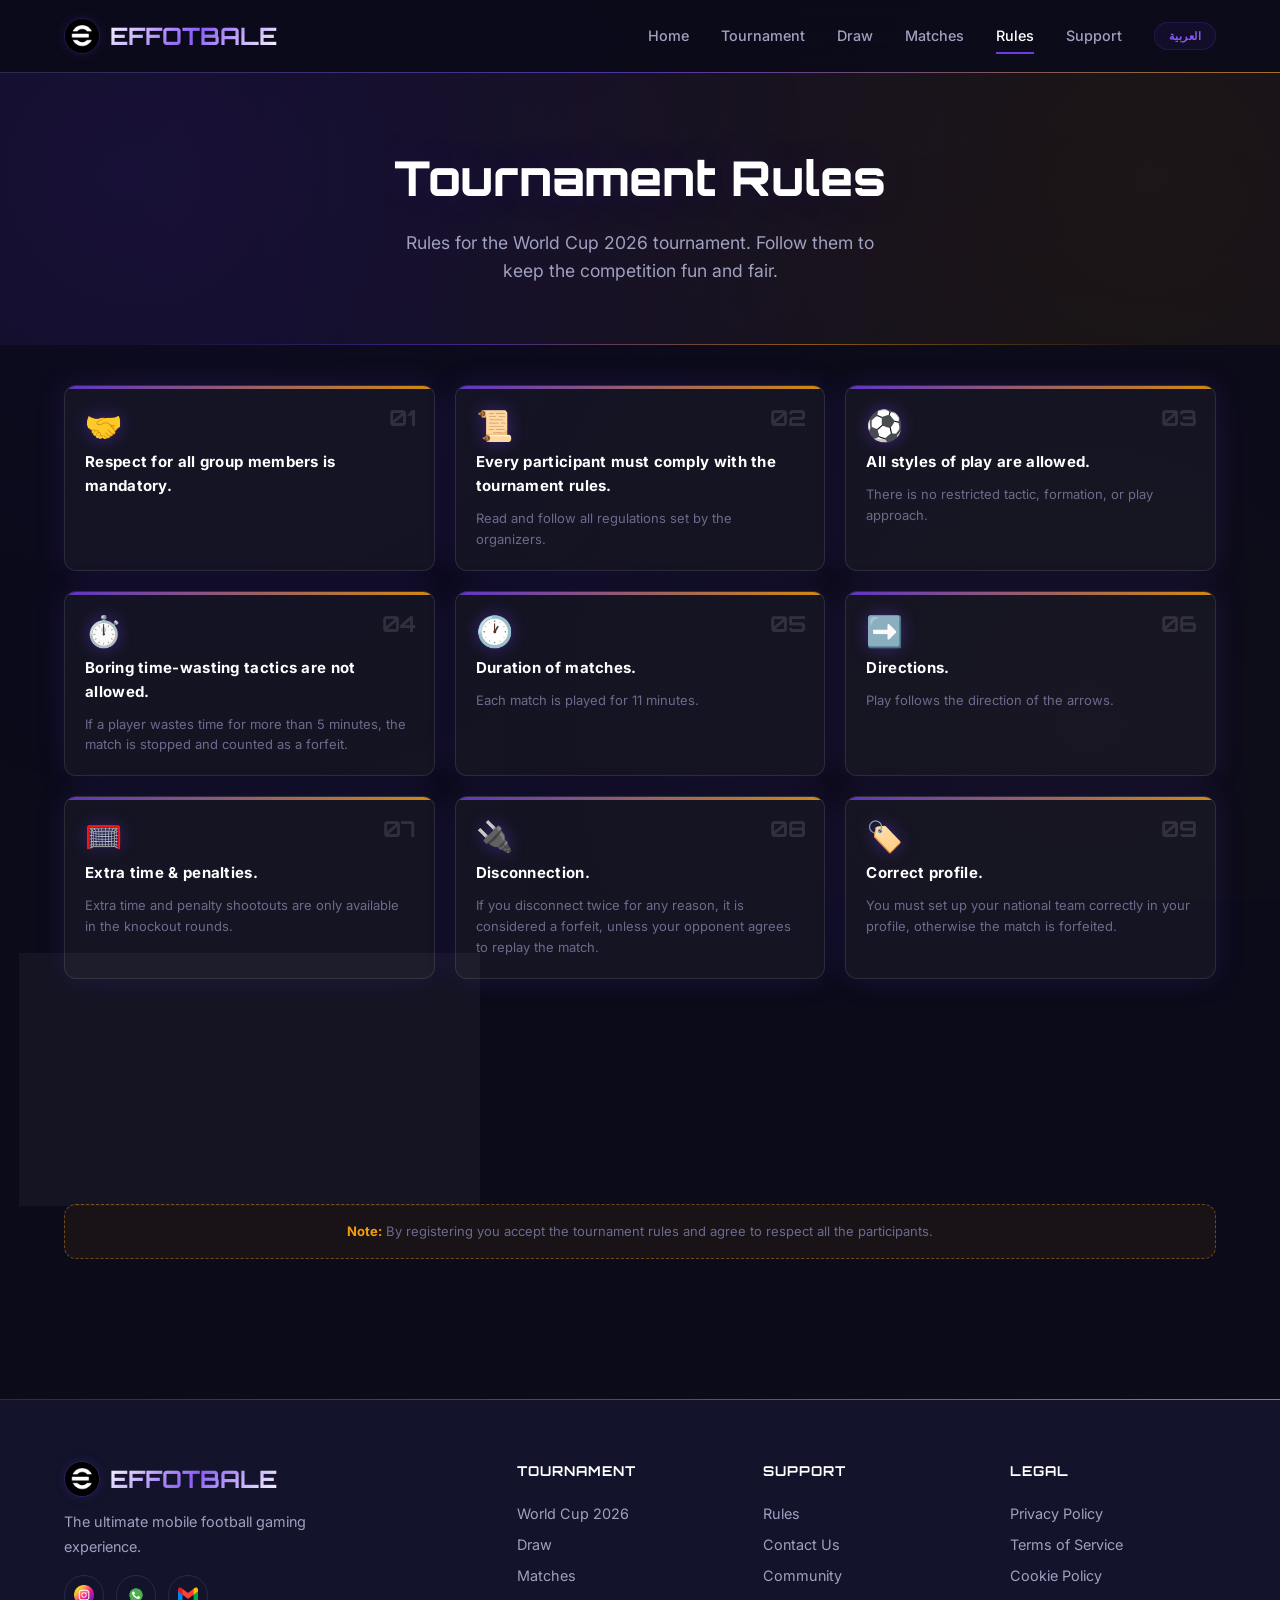
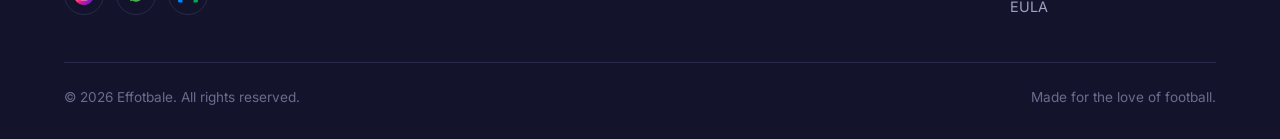
<file: faq.html>
<!DOCTYPE html>
<html lang="en">
<head>
  <meta charset="UTF-8">
  <meta name="viewport" content="width=device-width, initial-scale=1.0">
  <meta name="description" content="Effotbale Tournament Rules - Official regulations for the World Cup 2026 competition.">
  <title>Tournament Rules - Effotbale</title>
  <link rel="stylesheet" href="css/style.css">
  <link rel="icon" href="images/site-logo.jpg">
</head>
<body>
  <a href="#main-content" class="skip-link">Skip to main content</a>

  <nav class="navbar" role="navigation" aria-label="Main navigation">
    <div class="container">
      <a href="index.html" class="nav-logo" aria-label="Effotbale Home">
        <img src="images/site-logo.jpg" alt="Effotbale" class="nav-logo-img">
        <span class="nav-logo-text">EFFOTBALE</span>
      </a>
      <div class="nav-links" id="navLinks">
        <a href="index.html" data-i18n="nav.home">Home</a>
        <a href="tournament.html" data-i18n="nav.tournament">Tournament</a>
        <a href="draw.html" data-i18n="nav.draw">Draw</a>
        <a href="classement.html" data-i18n="nav.matches">Matches</a>
        <a href="faq.html" class="active" data-i18n="nav.faq">FAQ</a>
        <a href="support.html" data-i18n="nav.support">Support</a>
        <span class="nav-links-right">
          <button class="lang-toggle" id="langToggle">العربية</button>
        </span>
      </div>
      <button class="mobile-toggle" id="mobileToggle" aria-label="Toggle navigation menu" aria-expanded="false">
        <span></span><span></span><span></span>
      </button>
    </div>
  </nav>

<style>
    .rules-grid {
      display: grid;
      grid-template-columns: repeat(auto-fill, minmax(280px, 1fr));
      gap: 20px;
      padding: 40px 0 10px;
    }
    .rule-card {
      position: relative;
      padding: 24px 20px 20px;
      border-radius: var(--radius-md, 16px);
      background: rgba(255, 255, 255, 0.04);
      border: 1px solid rgba(255, 255, 255, 0.1);
      backdrop-filter: blur(14px);
      -webkit-backdrop-filter: blur(14px);
      box-shadow: var(--shadow-glow, 0 8px 32px rgba(0, 0, 0, 0.25));
      overflow: hidden;
      transition: transform 0.25s ease, box-shadow 0.25s ease, border-color 0.25s ease;
      display: flex;
      flex-direction: column;
      gap: 10px;
    }
    .rule-card::before {
      content: '';
      position: absolute;
      top: 0;
      left: 0;
      right: 0;
      height: 3px;
      background: linear-gradient(90deg, var(--primary, #6C3CE1), var(--secondary, #F59E0B));
      opacity: 0.85;
    }
    .rule-card:hover {
      transform: translateY(-5px);
      border-color: rgba(255, 255, 255, 0.22);
      box-shadow: var(--shadow-glow, 0 8px 32px rgba(0, 0, 0, 0.4));
    }
    .rule-icon {
      font-size: 30px;
      line-height: 1;
      filter: drop-shadow(0 0 8px rgba(108, 60, 225, 0.45));
    }
    .rule-title {
      font-size: 15px;
      font-weight: 700;
      color: var(--text-primary, #fff);
      letter-spacing: 0.3px;
    }
    .rule-desc {
      font-size: 13px;
      line-height: 1.6;
      color: var(--text-muted, #b9b3d1);
    }
    .rule-num {
      position: absolute;
      top: 14px;
      right: 18px;
      font-family: 'Orbitron', sans-serif;
      font-size: 22px;
      font-weight: 700;
      color: rgba(255, 255, 255, 0.12);
      pointer-events: none;
    }
    body.rtl .rule-num {
      right: auto;
      left: 18px;
    }
    .rules-note {
      margin-top: 34px;
      padding: 16px 20px;
      border-radius: var(--radius-md, 12px);
      border: 1px dashed rgba(245, 158, 11, 0.4);
      background: rgba(245, 158, 11, 0.06);
      color: var(--text-muted, #b9b8d1);
      font-size: 13px;
      text-align: center;
    }
    .rules-note strong {
      color: var(--secondary, #F59E0B);
    }
    @media (max-width: 768px) {
      .rules-grid {
        grid-template-columns: 1fr;
      }
    }
  </style>

  <main id="main-content" class="page-fade">
    <section class="page-header">
      <div class="container">
        <h1 data-i18n="rules.title">Tournament Rules</h1>
        <p data-i18n="rules.subtitle">Rules for the World Cup 2026 tournament. Follow them to keep the competition fun and fair.</p>
      </div>
    </section>

    <section class="container" style="padding-bottom: 60px;">
      <div class="rules-grid" aria-label="Tournament rules">
        <article class="rule-card">
          <span class="rule-num" aria-hidden="true">01</span>
          <span class="rule-icon" aria-hidden="true">🤝</span>
          <h3 class="rule-title" data-i18n="rules.r1">Respect for all group members is mandatory.</h3>
        </article>
        <article class="rule-card">
          <span class="rule-num" aria-hidden="true">02</span>
          <span class="rule-icon" aria-hidden="true">📜</span>
          <h3 class="rule-title" data-i18n="rules.r2">Every participant must comply with the tournament rules.</h3>
          <p class="rule-desc" data-i18n="rules.r2d">Read and follow all regulations set by the organizers.</p>
        </article>
        <article class="rule-card">
          <span class="rule-num" aria-hidden="true">03</span>
          <span class="rule-icon" aria-hidden="true">⚽</span>
          <h3 class="rule-title" data-i18n="rules.r3">All styles of play are allowed.</h3>
          <p class="rule-desc" data-i18n="rules.r3d">There is no restricted tactic, formation, or play approach.</p>
        </article>
        <article class="rule-card">
          <span class="rule-num" aria-hidden="true">04</span>
          <span class="rule-icon" aria-hidden="true">⏱️</span>
          <h3 class="rule-title" data-i18n="rules.r4">Boring time-wasting tactics are not allowed.</h3>
          <p class="rule-desc" data-i18n="rules.r4d">If a player wastes time for more than 5 minutes, the match is stopped and counted as a forfeit.</p>
        </article>
        <article class="rule-card">
          <span class="rule-num" aria-hidden="true">05</span>
          <span class="rule-icon" aria-hidden="true">🕐</span>
          <h3 class="rule-title" data-i18n="rules.r5">Duration of matches.</h3>
          <p class="rule-desc" data-i18n="rules.r5d">Each match is played for 11 minutes.</p>
        </article>
        <article class="rule-card">
          <span class="rule-num" aria-hidden="true">06</span>
          <span class="rule-icon" aria-hidden="true">➡️</span>
          <h3 class="rule-title" data-i18n="rules.r6">Directions.</h3>
          <p class="rule-desc" data-i18n="rules.r6d">Play follows the direction of the arrows.</p>
        </article>
        <article class="rule-card">
          <span class="rule-num" aria-hidden="true">07</span>
          <span class="rule-icon" aria-hidden="true">🥅</span>
          <h3 class="rule-title" data-i18n="rules.r7">Extra time &amp; penalties.</h3>
          <p class="rule-desc" data-i18n="rules.r7d">Extra time and penalty shootouts are only available in the knockout rounds.</p>
        </article>
        <article class="rule-card">
          <span class="rule-num" aria-hidden="true">08</span>
          <span class="rule-icon" aria-hidden="true">🔌</span>
          <h3 class="rule-title" data-i18n="rules.r8">Disconnection.</h3>
          <p class="rule-desc" data-i18n="rules.r8d">If you disconnect twice for any reason, it is considered a forfeit, unless your opponent agrees to replay the match.</p>
        </article>
        <article class="rule-card">
          <span class="rule-num" aria-hidden="true">09</span>
          <span class="rule-icon" aria-hidden="true">🏷️</span>
          <h3 class="rule-title" data-i18n="rules.r9">Correct profile.</h3>
          <p class="rule-desc" data-i18n="rules.r9d">You must set up your national team correctly in your profile, otherwise the match is forfeited.</p>
        </article>
        <article class="rule-card">
          <span class="rule-num" aria-hidden="true">10</span>
          <span class="rule-icon" aria-hidden="true">📮</span>
          <h3 class="rule-title" data-i18n="rules.r10">Sending results.</h3>
          <p class="rule-desc" data-i18n="rules.r10d">Results and reports are sent from the website&rsquo;s &lsquo;Support&rsquo; section.</p>
        </article>
      </div>

      <p class="rules-note" data-i18n="rules.note"><strong>Note:</strong> By registering you accept the tournament rules and agree to respect all the participants.</p>
    </section>
  </main>

  <footer class="footer" role="contentinfo">
    <div class="container">
      <div class="footer-grid">
        <div class="footer-brand">
          <a href="index.html" class="nav-logo"><img src="images/site-logo.jpg" alt="Effotbale" class="nav-logo-img"> <span class="nav-logo-text">EFFOTBALE</span></a>
          <p data-i18n="footerBrand">The ultimate mobile football gaming experience.</p>
          <div class="footer-social">
            <a href="https://instagram.com/mr_gt100" target="_blank" rel="noopener" aria-label="Instagram"><img src="images/instagram.png" alt="Instagram" style="width:20px;height:20px;border-radius:4px;"></a>
            <a href="https://wa.me/212783860620" target="_blank" rel="noopener" aria-label="WhatsApp"><img src="images/whatsapp.png" alt="WhatsApp" style="width:20px;height:20px;border-radius:4px;"></a>
            <a href="mailto:esportsma2026@gmail.com" aria-label="Gmail"><img src="images/gmail.png" alt="Gmail" style="width:20px;height:20px;border-radius:4px;"></a>
          </div>
        </div>
        <div class="footer-links">
          <h4 data-i18n="nav.tournament">Tournament</h4>
          <a href="tournament.html" data-i18n="wc2026">World Cup 2026</a>
          <a href="draw.html" data-i18n="nav.draw">Draw</a>
          <a href="classement.html" data-i18n="nav.matches">Matches</a>
        </div>
        <div class="footer-links">
          <h4 data-i18n="nav.support">Support</h4>
          <a href="faq.html" data-i18n="nav.faq">FAQ</a>
          <a href="support.html" data-i18n="contactUs">Contact Us</a>
          <a href="#" data-i18n="community">Community</a>
        </div>
        <div class="footer-links">
          <h4 data-i18n="legal">Legal</h4>
          <a href="#" data-i18n="privacy">Privacy Policy</a>
          <a href="#" data-i18n="terms">Terms of Service</a>
          <a href="#" data-i18n="cookie">Cookie Policy</a>
          <a href="#" data-i18n="eula">EULA</a>
        </div>
      </div>
      <div class="footer-bottom">
        <p>&copy; 2026 Effotbale. <span data-i18n="footer.rights">All rights reserved.</span></p>
        <p data-i18n="footer.tagline">Made for the love of football.</p>
      </div>
    </div>
  </footer>

  <script src="js/languages.js"></script>
  <script src="js/main.js"></script>
  <script src="js/effects.js"></script>
</body>
</html>
</file>
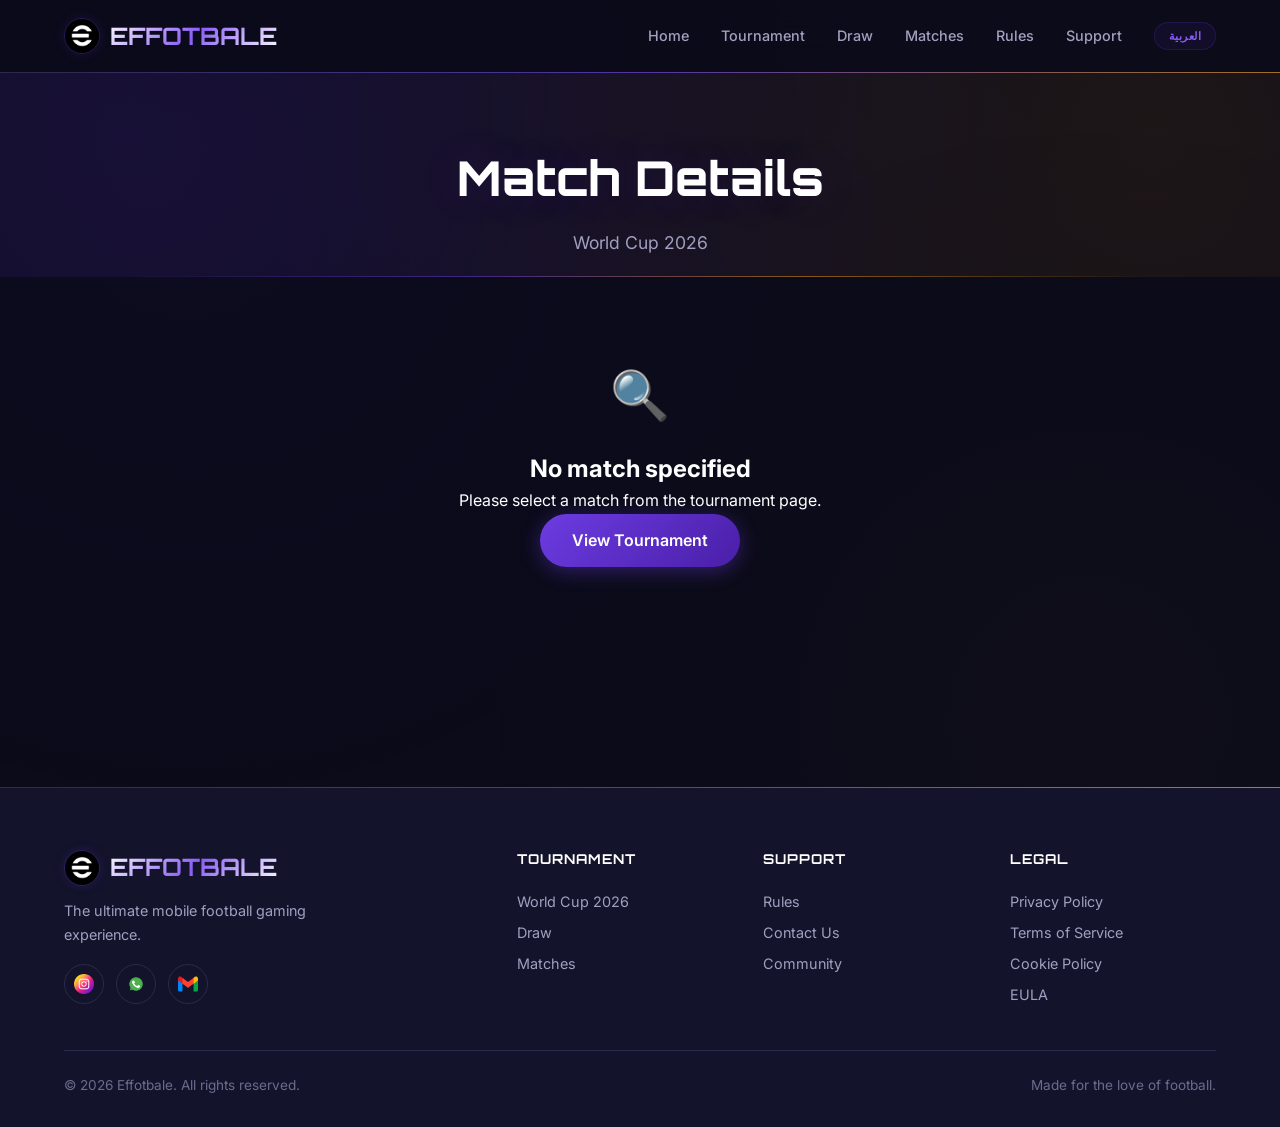
<file: match-detail.html>
<!DOCTYPE html>
<html lang="en">
<head>
  <meta charset="UTF-8">
  <meta name="viewport" content="width=device-width, initial-scale=1.0">
  <meta name="description" content="Effotbale Match - Live scores, stats, and match details for World Cup 2026.">
  <title>Match Details - Effotbale World Cup 2026</title>
  <link rel="stylesheet" href="css/style.css">
  <link rel="icon" href="images/site-logo.jpg">
  <style>
    .md-loading { text-align: center; padding: 80px 20px; }
    .md-loading .spinner { font-size: 3rem; margin-bottom: 16px; animation: spin 1s linear infinite; }
    @keyframes spin { to { transform: rotate(360deg); } }
    .md-error { text-align: center; padding: 80px 20px; }
    .md-error .icon { font-size: 3rem; margin-bottom: 16px; }
  </style>
</head>
<body>
  <a href="#main-content" class="skip-link">Skip to main content</a>

  <nav class="navbar" role="navigation" aria-label="Main navigation">
    <div class="container">
      <a href="index.html" class="nav-logo" aria-label="Effotbale Home">
        <img src="images/site-logo.jpg" alt="Effotbale" class="nav-logo-img"> <span class="nav-logo-text">EFFOTBALE</span>
      </a>
      <div class="nav-links" id="navLinks">
        <a href="index.html" data-i18n="nav.home">Home</a>
        <a href="tournament.html" data-i18n="nav.tournament">Tournament</a>
        <a href="draw.html" data-i18n="nav.draw">Draw</a>
        <a href="classement.html" data-i18n="nav.matches">Matches</a>
        <a href="faq.html" data-i18n="nav.faq">FAQ</a>
        <a href="support.html" data-i18n="nav.support">Support</a>
        <span class="nav-links-right"><button class="lang-toggle" id="langToggle">العربية</button></span>
      </div>
      <button class="mobile-toggle" id="mobileToggle" aria-label="Toggle navigation menu" aria-expanded="false"><span></span><span></span><span></span></button>
    </div>
  </nav>

  <main id="main-content" class="page-fade">
    <section class="page-header" style="padding-bottom: 20px;">
      <div class="container">
        <h1 data-i18n="mdTitle">Match Details</h1>
        <p id="matchBreadcrumb" data-i18n="wc2026">World Cup 2026</p>
      </div>
    </section>

    <section class="container" style="padding-bottom: 60px;">
      <div id="matchContent">
        <div class="md-loading">
          <div class="spinner">⚽</div>
          <p data-i18n="mdLoading">Loading match details...</p>
        </div>
      </div>
    </section>
  </main>

  <footer class="footer" role="contentinfo">
    <div class="container">
      <div class="footer-grid">
        <div class="footer-brand"><a href="index.html" class="nav-logo"><img src="images/site-logo.jpg" alt="Effotbale" class="nav-logo-img"> <span class="nav-logo-text">EFFOTBALE</span></a><p data-i18n="footerBrand">The ultimate mobile football gaming experience.</p><div class="footer-social"><a href="https://instagram.com/mr_gt100" target="_blank" rel="noopener" aria-label="Instagram"><img src="images/instagram.png" alt="Instagram" style="width:20px;height:20px;border-radius:4px;"></a><a href="https://wa.me/212783860620" target="_blank" rel="noopener" aria-label="WhatsApp"><img src="images/whatsapp.png" alt="WhatsApp" style="width:20px;height:20px;border-radius:4px;"></a><a href="mailto:esportsma2026@gmail.com" aria-label="Gmail"><img src="images/gmail.png" alt="Gmail" style="width:20px;height:20px;border-radius:4px;"></a></div></div>
        <div class="footer-links"><h4 data-i18n="nav.tournament">Tournament</h4><a href="tournament.html" data-i18n="wc2026">World Cup 2026</a><a href="draw.html" data-i18n="nav.draw">Draw</a><a href="classement.html" data-i18n="nav.matches">Matches</a></div>
        <div class="footer-links"><h4 data-i18n="nav.support">Support</h4><a href="faq.html" data-i18n="nav.faq">FAQ</a><a href="support.html" data-i18n="contactUs">Contact Us</a><a href="#" data-i18n="community">Community</a></div>
        <div class="footer-links"><h4 data-i18n="legal">Legal</h4><a href="#" data-i18n="privacy">Privacy Policy</a><a href="#" data-i18n="terms">Terms of Service</a><a href="#" data-i18n="cookie">Cookie Policy</a><a href="#" data-i18n="eula">EULA</a></div>
      </div>
      <div class="footer-bottom"><p>&copy; 2026 Effotbale. <span data-i18n="footer.rights">All rights reserved.</span></p><p data-i18n="footer.tagline">Made for the love of football.</p></div>
    </div>
  </footer>

  <script src="js/languages.js"></script>
  <script src="js/db.js"></script>
  <script src="js/main.js"></script>
  <script src="js/effects.js"></script>
  <script>
    (function () {
      function t(key) { return typeof EffotbaleLang !== 'undefined' ? EffotbaleLang.t(key) : key; }
      function getLang() { return typeof EffotbaleLang !== 'undefined' ? EffotbaleLang.getLang() : 'en'; }

      function getMatchFromDB(id) {
        var matches = EffotbaleDB.getMatchResults();
        var found = matches.filter(function (m) { return m.id === id; })[0];
        if (found) return { match: found, stage: 'group' };
        var km = EffotbaleDB.getKnockoutMatchById(id);
        if (km) {
          var rounds = ['r32', 'r16', 'qf', 'sf', 'final'];
          for (var r = 0; r < rounds.length; r++) {
            if (km.round === rounds[r]) return { match: km, stage: rounds[r] };
          }
        }
        return null;
      }

      function getRoundLabel(roundKey, lang) {
        var labels = {
          'group': lang === 'ar' ? 'دور المجموعات' : 'Group Stage',
          'r32': lang === 'ar' ? 'دور الـ32' : 'Round of 32',
          'r16': lang === 'ar' ? 'دور الـ16' : 'Round of 16',
          'qf': lang === 'ar' ? 'ربع النهائي' : 'Quarter Finals',
          'sf': lang === 'ar' ? 'نصف النهائي' : 'Semi Finals',
          'final': lang === 'ar' ? 'النهائي' : 'Final'
        };
        return labels[roundKey] || roundKey;
      }

      function renderMatch() {
        var params = new URLSearchParams(window.location.search);
        var matchId = params.get('id');
        var container = document.getElementById('matchContent');

        if (!matchId) {
          container.innerHTML = '<div class="md-error"><div class="icon">🔍</div><h2>' + t('mdNoMatch') + '</h2><p>' + t('mdNoMatchHint') + '</p><a href="tournament.html" class="btn btn-primary">' + t('mdViewTournament') + '</a></div>';
          return;
        }

        var data = getMatchFromDB(matchId);
        if (!data) {
          container.innerHTML = '<div class="md-error"><div class="icon">❌</div><h2>' + t('mdNotFound') + '</h2><p>' + t('mdNotFoundHint') + '</p><a href="classement.html" class="btn btn-primary">' + t('mdViewMatches') + '</a></div>';
          return;
        }

        var m = data.match;
        var stage = data.stage;
        var lang = getLang();
        var nameA = lang === 'ar' ? (m.nameArA || m.nameA) : m.nameA;
        var nameB = lang === 'ar' ? (m.nameArB || m.nameB) : m.nameB;
        var isFinished = m.scoreA !== null && m.scoreB !== null;
        var groupLabel = m.group || '';
        var legLabel = m.legLabel ? (lang === 'ar' ? (m.legLabel === 'Allez' ? 'مباراة الذهاب' : 'مباراة الإياب') : m.legLabel) : '';

        document.getElementById('matchBreadcrumb').textContent = t('wc2026') + ' · ' + getRoundLabel(stage, lang) + (legLabel ? ' · ' + legLabel : '') + (groupLabel ? ' · ' + (lang === 'ar' ? 'المجموعة ' : 'Group ') + groupLabel : '');

        var flagAEl = m.flagA ? '<img src="' + m.flagA + '" alt="' + nameA + '" class="match-team-flag-lg" onerror="this.src=\'images/' + m.teamA + '.svg\'">' : '';
        var flagBEl = m.flagB ? '<img src="' + m.flagB + '" alt="' + nameB + '" class="match-team-flag-lg" onerror="this.src=\'images/' + m.teamB + '.svg\'">' : '';

        var scoreDisplay = isFinished
          ? '<div class="match-score"><span class="score-num" style="animation:scorePop 0.5s cubic-bezier(0.68,-0.55,0.27,1.55) both;">' + m.scoreA + '</span><span class="vs">VS</span><span class="score-num" style="background: var(--gradient-2); -webkit-background-clip: text; -webkit-text-fill-color: transparent; background-clip: text; animation:scorePop 0.5s cubic-bezier(0.68,-0.55,0.27,1.55) 0.1s both;">' + m.scoreB + '</span></div>'
          : '<div class="match-score"><span class="score-num" style="font-size:1.5rem;background:none;-webkit-text-fill-color:var(--text-muted);">?</span><span class="vs">VS</span><span class="score-num" style="font-size:1.5rem;background:none;-webkit-text-fill-color:var(--text-muted);">?</span></div>';

        /* Generate random-looking but stable stats based on match ID */
        function seededHash(str) {
          var h = 0;
          for (var i = 0; i < str.length; i++) { h = ((h << 5) - h) + str.charCodeAt(i); h |= 0; }
          return Math.abs(h);
        }
        var seed = seededHash(matchId + (m.scoreA || 0) + (m.scoreB || 0));
        function statVal(offset, min, max) { return min + ((seed + offset) % (max - min + 1)); }
        var stats = {
          possessionA: 40 + statVal(1, 0, 20),
          shotsA: statVal(2, 3, 18), shotsB: statVal(3, 2, 15),
          shotsOnA: statVal(4, 1, 10), shotsOnB: statVal(5, 0, 8),
          cornersA: statVal(6, 1, 12), cornersB: statVal(7, 0, 10),
          foulsA: statVal(8, 3, 15), foulsB: statVal(9, 4, 18),
          yellowsA: statVal(10, 0, 4), yellowsB: statVal(11, 0, 4),
          redsA: statVal(12, 0, 1), redsB: statVal(13, 0, 1)
        };
        stats.possessionB = 100 - stats.possessionA;

        /* Generate events */
        function generateEvents() {
          if (!isFinished) return '<div style="text-align:center;padding:20px;color:var(--text-muted);font-size:0.85rem;">' + t('mdNotPlayed') + '</div>';
          var events = [];
          var totalGoals = (m.scoreA || 0) + (m.scoreB || 0);
          var goalMinutes = [12, 28, 35, 44, 55, 67, 73, 82, 88];
          var goalCount = 0;
          for (var g = 0; g < totalGoals && g < goalMinutes.length; g++) {
            var isTeamA = g < (m.scoreA || 0);
            var teamName = isTeamA ? nameA : nameB;
            var color = isTeamA ? 'var(--primary-light)' : 'var(--secondary)';
            var minute = goalMinutes[g];
            events.push('<div style="display:flex;align-items:center;gap:8px;"><span style="font-weight:700;font-family:\'Orbitron\',sans-serif;color:' + color + ';">' + minute + '&#39;</span><span>⚽ ' + t('mdGoalEvent') + ' - ' + teamName + '</span></div>');
            goalCount++;
          }
          var yellowCount = stats.yellowsA + stats.yellowsB;
          var yellowMinutes = [23, 41, 58, 76, 85];
          var yc = 0;
          for (var y = 0; y < yellowCount && y < yellowMinutes.length; y++) {
            var isA = y < stats.yellowsA;
            var tName = isA ? nameA : nameB;
            events.push('<div style="display:flex;align-items:center;gap:8px;"><span style="font-weight:700;font-family:\'Orbitron\',sans-serif;color:var(--warning);">' + yellowMinutes[y] + '&#39;</span><span>🟡 ' + t('mdYellowEvent') + ' - ' + tName + '</span></div>');
            yc++;
          }
          if (events.length === 0) events.push('<div style="color:var(--text-muted);font-size:0.85rem;">' + t('mdNoEvents') + '</div>');
          return events.join('');
        }

        var eventsHtml = generateEvents();

        container.innerHTML =
          '<div class="match-hero" style="animation:tiltIn 0.5s ease both;">' +
            '<div class="match-teams">' +
              '<div class="team-block" style="animation:slideInLeft 0.5s ease both;">' +
                (flagAEl ? '<div style="margin-bottom:8px;">' + flagAEl + '</div>' : '') +
                '<div class="team-name" style="font-size:1.1rem;">' + nameA + '</div>' +
              '</div>' +
              scoreDisplay +
              '<div class="team-block" style="animation:slideInRight 0.5s ease both;">' +
                (flagBEl ? '<div style="margin-bottom:8px;">' + flagBEl + '</div>' : '') +
                '<div class="team-name" style="font-size:1.1rem;">' + nameB + '</div>' +
              '</div>' +
            '</div>' +
            '<div class="match-meta" style="animation:fadeSlideIn 0.5s ease 0.2s both;">' +
              '<span>' + (stage !== 'group' ? (legLabel || getRoundLabel(stage, lang)) : (lang === 'ar' ? 'المجموعة ' : 'Group ') + groupLabel) + '</span>' +
              '<span><span class="match-status ' + (isFinished ? 'finished' : 'upcoming') + '">' + (isFinished ? (lang === 'ar' ? 'انتهت' : 'Finished') : (lang === 'ar' ? 'قادمة' : 'Upcoming')) + '</span></span>' +
            '</div>' +
          '</div>' +
          '<div class="match-stats">' +
            '<div class="stat-card card-hover-glow" style="animation:slideUpBounce 0.5s ease 0.2s both;">' +
              '<h3>' + (lang === 'ar' ? 'إحصائيات المباراة' : 'Match Statistics') + '</h3>' +
              '<div class="stat-row"><span class="stat-label">' + (lang === 'ar' ? 'الاستحواذ' : 'Possession') + '</span><div class="stat-value"><span class="team-a">' + stats.possessionA + '%</span><span class="team-b">' + stats.possessionB + '%</span></div></div>' +
              '<div class="stat-row"><span class="stat-label">' + (lang === 'ar' ? 'التسديدات' : 'Shots') + '</span><div class="stat-value"><span class="team-a">' + stats.shotsA + '</span><span class="team-b">' + stats.shotsB + '</span></div></div>' +
              '<div class="stat-row"><span class="stat-label">' + (lang === 'ar' ? 'على المرمى' : 'Shots on Target') + '</span><div class="stat-value"><span class="team-a">' + stats.shotsOnA + '</span><span class="team-b">' + stats.shotsOnB + '</span></div></div>' +
              '<div class="stat-row"><span class="stat-label">' + (lang === 'ar' ? 'الركنيات' : 'Corners') + '</span><div class="stat-value"><span class="team-a">' + stats.cornersA + '</span><span class="team-b">' + stats.cornersB + '</span></div></div>' +
              '<div class="stat-row"><span class="stat-label">' + (lang === 'ar' ? 'الأخطاء' : 'Fouls') + '</span><div class="stat-value"><span class="team-a">' + stats.foulsA + '</span><span class="team-b">' + stats.foulsB + '</span></div></div>' +
              '<div class="stat-row"><span class="stat-label">' + (lang === 'ar' ? 'البطاقات الصفراء' : 'Yellow Cards') + '</span><div class="stat-value"><span class="team-a">' + stats.yellowsA + '</span><span class="team-b">' + stats.yellowsB + '</span></div></div>' +
              '<div class="stat-row"><span class="stat-label">' + (lang === 'ar' ? 'البطاقات الحمراء' : 'Red Cards') + '</span><div class="stat-value"><span class="team-a">' + stats.redsA + '</span><span class="team-b">' + stats.redsB + '</span></div></div>' +
            '</div>' +
            '<div class="stat-card card-hover-glow" style="animation:slideUpBounce 0.5s ease 0.3s both;">' +
              '<h3>' + (lang === 'ar' ? 'أحداث المباراة' : 'Match Events') + '</h3>' +
              '<div style="display:flex;flex-direction:column;gap:8px;">' + eventsHtml + '</div>' +
            '</div>' +
          '</div>';
      }

      renderMatch();

      document.addEventListener('languageChanged', renderMatch);
      document.addEventListener('effotbaleUpdate', function () {
        if (document.querySelector('.md-loading')) return;
        renderMatch();
      });
    })();
  </script>
</body>
</html>
</file>
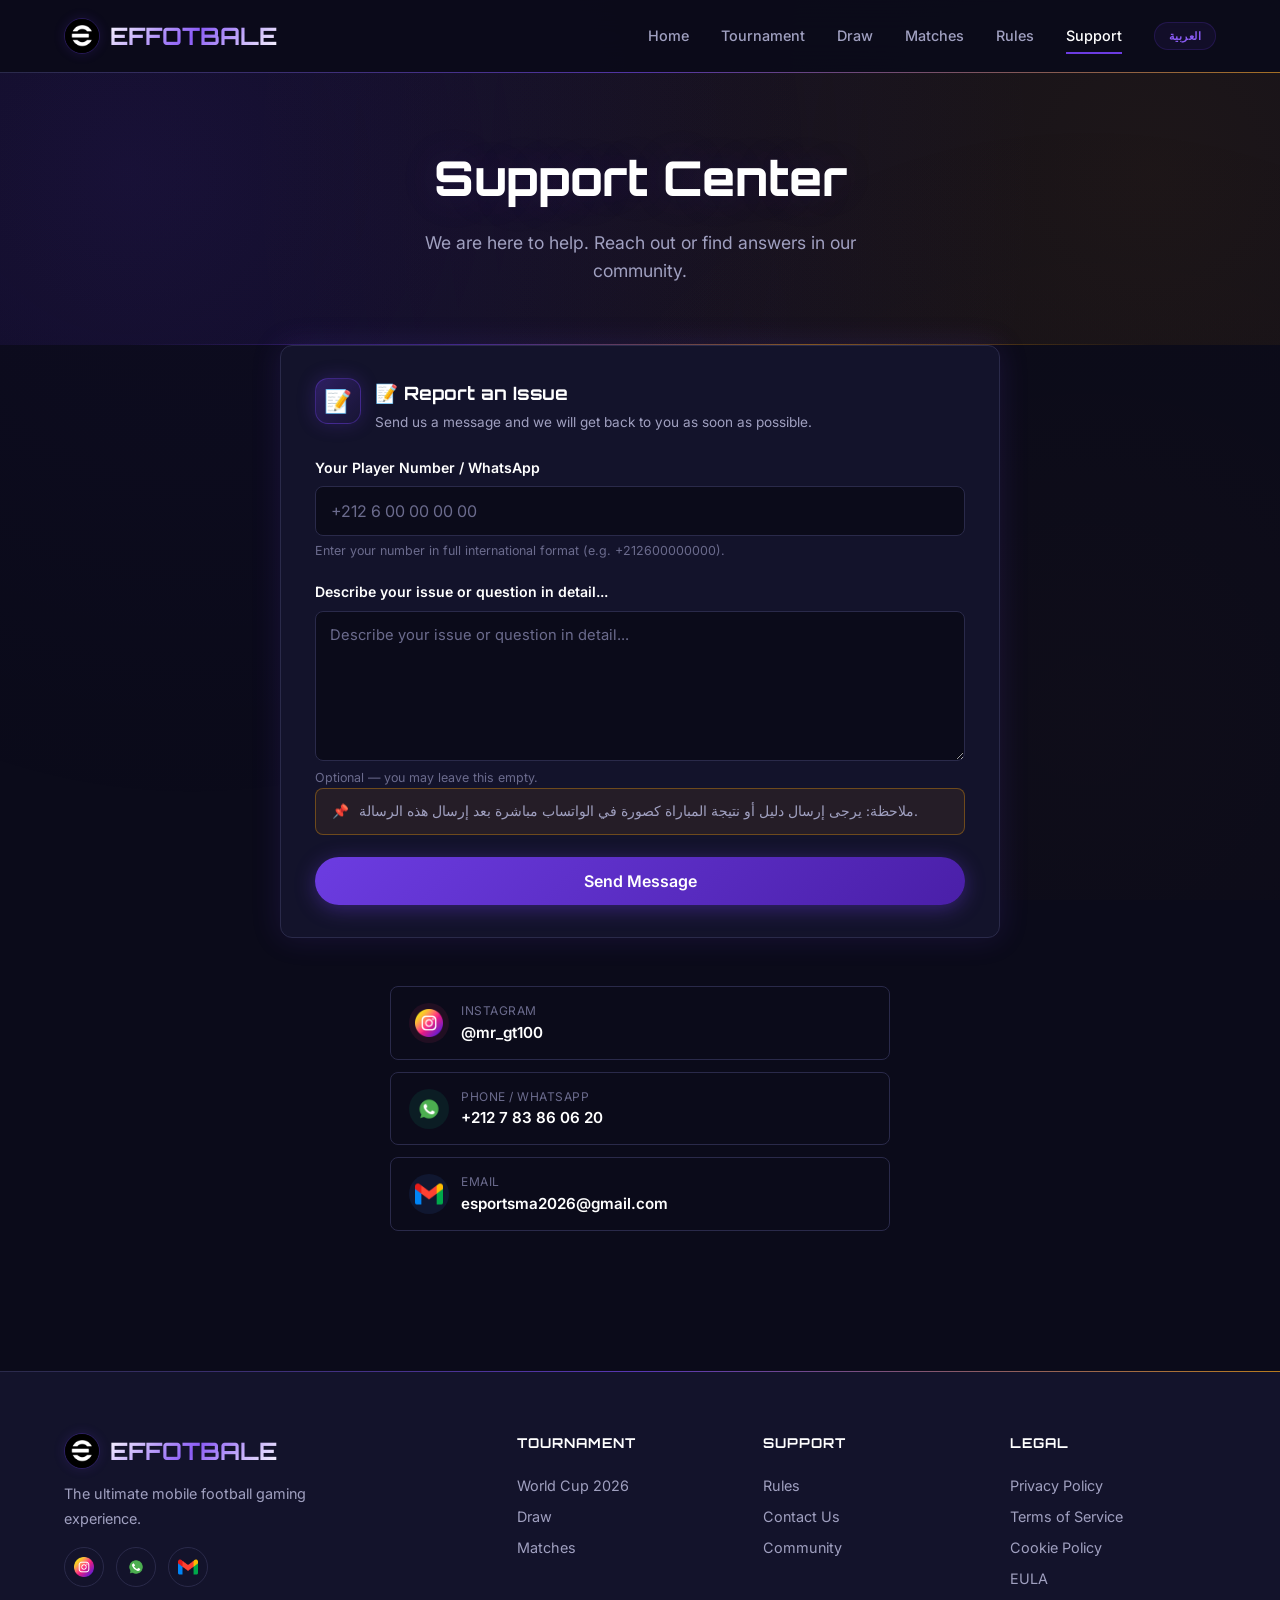
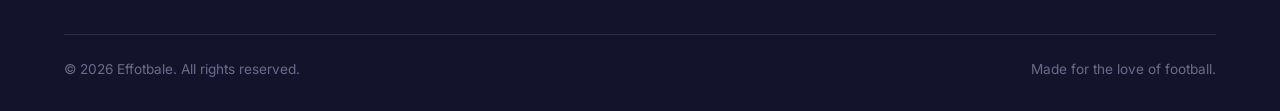
<file: support.html>
<!DOCTYPE html>
<html lang="en">
<head>
  <meta charset="UTF-8">
  <meta name="viewport" content="width=device-width, initial-scale=1.0">
  <meta name="description" content="Effotbale Support - Report issues, contact our team, send messages.">
  <title>Support - Effotbale</title>
  <link rel="stylesheet" href="css/style.css">
  <link rel="icon" href="images/site-logo.jpg">
  <style>
    /* ===== Report Card form ===== */
    .report-wrap { max-width: 720px; margin: 0 auto; }
    .report-card {
      position: relative;
      background: var(--bg-card);
      border: 1px solid var(--border-color);
      border-radius: var(--radius-md);
      padding: 32px 34px;
      box-shadow: var(--shadow-glow);
      transition: border-color 0.3s ease;
      display: flex;
      flex-direction: column;
      box-sizing: border-box;
    }
    .report-card:hover { border-color: rgba(108,60,225,0.35); }

    .report-head { display: flex; align-items: flex-start; gap: 14px; margin-bottom: 24px; }
    .report-head-icon {
      width: 46px; height: 46px; flex-shrink: 0; border-radius: 13px;
      background: linear-gradient(135deg, rgba(108,60,225,0.3), rgba(108,60,225,0.05));
      border: 1px solid rgba(108,60,225,0.4);
      display: flex; align-items: center; justify-content: center; font-size: 1.4rem;
      box-shadow: 0 0 18px rgba(108,60,225,0.25);
    }
    .report-head h3 { font-family: 'Orbitron', sans-serif; font-size: 1.15rem; margin: 0 0 4px; color: var(--text-primary); }
    .report-head p { color: var(--text-secondary); font-size: 0.85rem; margin: 0; }

    form#reportForm { display: flex; flex-direction: column; flex: 1; width: 100%; }

    .field { display: flex; flex-direction: column; gap: 6px; margin-bottom: 20px; }
    .field-label { font-weight: 600; color: var(--text-primary); font-size: 0.88rem; }
    .opt-tag { color: var(--text-muted); font-weight: 400; font-style: italic; font-size: 0.78rem; }
    .field-hint { color: var(--text-muted); font-size: 0.78rem; line-height: 1.5; }
    .err-msg { display: none; color: var(--danger); font-size: 0.78rem; }
    .field.shake .err-msg, .field.error .err-msg { display: block; }
    .field.shake { animation: shake 0.35s ease; }
    @keyframes shake { 0%,100% { transform: translateX(0); } 25% { transform: translateX(-5px); } 75% { transform: translateX(5px); } }

    .msg-input {
      width: 100%; padding: 14px 15px; background: var(--bg-dark); border: 1px solid var(--border-color);
      border-radius: var(--radius-sm); color: var(--text-primary);
      font-family: 'Inter', sans-serif; font-size: 1rem;
      transition: border-color 0.3s ease, box-shadow 0.3s ease, transform 0.2s ease;
      box-sizing: border-box;
    }
    .msg-input::placeholder { color: var(--text-muted); }
    .msg-input:focus {
      outline: none; border-color: var(--primary); box-shadow: 0 0 0 3px rgba(108,60,225,0.18);
      transform: translateY(-1px);
    }
    .field.error .msg-input { border-color: var(--danger); box-shadow: 0 0 0 3px rgba(239,68,68,0.12); }

    /* Description block (>= 65% of card) */
    .desc-field { display: flex; flex-direction: column; gap: 8px; }
    .textarea-wrapper { position: relative; display: flex; }
    .textarea-textarea {
      width: 100%; height: 150px; min-height: 120px; max-height: 150px; resize: vertical;
      padding: 12px 14px; line-height: 1.55;
      background: var(--bg-dark); border: 1px solid var(--border-color); border-radius: var(--radius-sm);
      color: var(--text-primary); font-family: 'Inter', sans-serif; font-size: 0.92rem;
      box-sizing: border-box; transition: border-color 0.3s ease, box-shadow 0.3s ease;
    }
    .textarea-textarea::placeholder { color: var(--text-muted); }
    .textarea-textarea:focus, .textarea-textarea:focus-visible {
      outline: none; border-color: var(--primary); box-shadow: 0 0 0 3px rgba(108,60,225,0.18);
    }

    .send-note {
      display: flex; align-items: flex-start; gap: 10px;
      padding: 12px 16px; border-radius: var(--radius-sm);
      background: rgba(245,158,11,0.08); border: 1px solid rgba(245,158,11,0.35);
      color: var(--text-secondary); font-size: 0.85rem; line-height: 1.6;
    }
    .send-note .note-icon { flex-shrink: 0; }
    .send-note strong { color: var(--warning); }
    body.rtl .send-note { text-align: right; }

    .submit-row { display: flex; gap: 12px; flex-wrap: wrap; margin-top: 22px; }
    .submit-row .btn { flex: 1; justify-content: center; min-width: 200px; }

    .wa-note { display: none; align-items: flex-start; gap: 10px; margin-top: 14px; padding: 12px 16px; background: rgba(16,185,129,0.08); border: 1px solid rgba(16,185,129,0.3); border-radius: var(--radius-sm); color: var(--text-secondary); font-size: 0.85rem; line-height: 1.5; }
    .wa-note.visible { display: flex; }
    .wa-note strong { color: var(--success); }

    .msg-success { display: none; background: rgba(16,185,129,0.1); border: 1px solid rgba(16,185,129,0.3); border-radius: var(--radius-sm); padding: 12px 16px; color: var(--success); font-weight: 600; text-align: center; margin-bottom: 16px; font-size: 0.9rem; }
    .msg-success.visible { display: block; }

    @media (max-width: 620px) {
      .report-card { padding: 24px 18px; }
    }
  </style>
</head>
<body>
  <a href="#main-content" class="skip-link">Skip to main content</a>

  <nav class="navbar" role="navigation" aria-label="Main navigation">
    <div class="container">
      <a href="index.html" class="nav-logo" aria-label="Effotbale Home">
        <img src="images/site-logo.jpg" alt="Effotbale" class="nav-logo-img">
        <span class="nav-logo-text">EFFOTBALE</span>
      </a>
      <div class="nav-links" id="navLinks">
        <a href="index.html" data-i18n="nav.home">Home</a>
        <a href="tournament.html" data-i18n="nav.tournament">Tournament</a>
        <a href="draw.html" data-i18n="nav.draw">Draw</a>
        <a href="classement.html" data-i18n="nav.matches">Matches</a>
        <a href="faq.html" data-i18n="nav.faq">FAQ</a>
        <a href="support.html" class="active" data-i18n="nav.support">Support</a>
        <span class="nav-links-right">
          <button class="lang-toggle" id="langToggle">العربية</button>
        </span>
      </div>
      <button class="mobile-toggle" id="mobileToggle" aria-label="Toggle navigation menu" aria-expanded="false">
        <span></span><span></span><span></span>
      </button>
    </div>
  </nav>

  <main id="main-content">
    <section class="page-header">
      <div class="container">
        <h1 data-i18n="support.title">Support Center</h1>
        <p data-i18n="support.desc">We are here to help. Report issues or send us a message.</p>
      </div>
    </section>

    <section class="container" style="padding-bottom: 60px;">
      <div class="report-wrap">
        <div class="report-card" id="reportCard">
          <div class="report-head">
            <div class="report-head-icon" aria-hidden="true">📝</div>
            <div>
              <h3 data-i18n="supportIssueTitle">Report an Issue</h3>
              <p data-i18n="supportIssueDesc">Send us a message and we will get back to you as soon as possible.</p>
            </div>
          </div>

          <div class="msg-success" id="msgSuccess" role="status"><span data-i18n="msgSent">Your message has been sent successfully!</span></div>

          <form id="reportForm" novalidate>
            <!-- Player / WhatsApp Number -->
            <div class="field" id="numField">
              <label class="field-label" for="playerNum" data-i18n="playerNum">Your Player Number / WhatsApp</label>
              <input class="msg-input" type="tel" id="playerNum" name="playerNum" inputmode="tel" autocomplete="tel" dir="ltr" maxlength="30" placeholder="+212 6 00 00 00 00" aria-describedby="numHint numErr">
              <span class="err-msg" id="numErr" data-i18n="supportNumRequired">Please enter your player number.</span>
              <span class="field-hint" id="numHint" data-i18n="playerNumHint">Enter your number in full international format (e.g. +212600000000).</span>
            </div>

            <!-- Description -->
            <div class="desc-field">
              <label class="field-label" for="msgText" data-i18n="messageLabel">Describe your issue or question in detail... <span class="opt-tag" data-i18n="messageOptional">(optional)</span></label>
              <div class="textarea-wrapper">
                <textarea class="textarea-textarea" id="msgText" name="msgText" placeholder="Describe your issue or question in detail..." aria-describedby="descHint" data-i18n="messagePlaceholder"></textarea>
              </div>
              <span class="field-hint" id="descHint" data-i18n="messageOptional">Optional — you may leave this empty.</span>
            </div>

            <!-- Arabic instruction -->
            <div class="send-note" id="sendNote">
              <span class="note-icon" aria-hidden="true">📌</span>
              <span>ملاحظة: يرجى إرسال دليل أو نتيجة المباراة كصورة في الواتساب مباشرة بعد إرسال هذه الرسالة.</span>
            </div>

            <!-- Submit -->
            <div class="submit-row">
              <button type="submit" class="btn btn-primary" data-i18n="sendMessage">📤 Send Message</button>
            </div>
          </form>

          <div class="wa-note" id="waNote">
            <span aria-hidden="true">💬</span>
            <span><strong data-i18n="waNote">Almost there!</strong> <span data-i18n="waImageHint">Please send the match proof or result as an image in WhatsApp.</span></span>
          </div>
        </div>
      </div>

      <!-- Direct Contact Cards -->
      <div style="margin-top: 48px; display: grid; gap: 12px; max-width: 500px; margin-left: auto; margin-right: auto;">
        <a href="https://instagram.com/mr_gt100" target="_blank" rel="noopener" class="contact-detail card-hover-glow" style="text-decoration:none;" onclick="event.stopPropagation();">
          <div class="contact-icon" style="background:rgba(225,48,108,0.1); padding:0; overflow:hidden;">
            <img src="images/instagram.png" alt="Instagram" style="width:28px;height:28px;object-fit:contain;">
          </div>
          <div class="contact-info">
            <div class="contact-label" data-i18n="contactInstagram">Instagram</div>
            <div class="contact-value">@mr_gt100</div>
          </div>
        </a>
        <a href="https://wa.me/212783860620" target="_blank" rel="noopener" class="contact-detail card-hover-glow" style="text-decoration:none;" onclick="event.stopPropagation();">
          <div class="contact-icon" style="background:rgba(16,185,129,0.1); padding:0; overflow:hidden;">
            <img src="images/whatsapp.png" alt="WhatsApp" style="width:28px;height:28px;object-fit:contain;">
          </div>
          <div class="contact-info">
            <div class="contact-label" data-i18n="contactPhone">Phone / WhatsApp</div>
            <div class="contact-value" dir="ltr">+212 7 83 86 06 20</div>
          </div>
        </a>
        <a href="mailto:esportsma2026@gmail.com" class="contact-detail card-hover-glow" style="text-decoration:none;" onclick="event.stopPropagation();">
          <div class="contact-icon" style="background:rgba(59,130,246,0.1); padding:0; overflow:hidden;">
            <img src="images/gmail.png" alt="Gmail" style="width:28px;height:28px;object-fit:contain;">
          </div>
          <div class="contact-info">
            <div class="contact-label" data-i18n="contactEmail">Email</div>
            <div class="contact-value">esportsma2026@gmail.com</div>
          </div>
        </a>
      </div>

    </section>
  </main>

  <footer class="footer" role="contentinfo">
    <div class="container">
      <div class="footer-grid">
        <div class="footer-brand">
          <a href="index.html" class="nav-logo"><img src="images/site-logo.jpg" alt="Effotbale" class="nav-logo-img"> <span class="nav-logo-text">EFFOTBALE</span></a>
          <p data-i18n="footerBrand">The ultimate mobile football gaming experience.</p>
          <div class="footer-social">
            <a href="https://instagram.com/mr_gt100" target="_blank" rel="noopener" aria-label="Instagram"><img src="images/instagram.png" alt="Instagram" style="width:20px;height:20px;border-radius:4px;"></a>
            <a href="https://wa.me/212783860620" target="_blank" rel="noopener" aria-label="WhatsApp"><img src="images/whatsapp.png" alt="WhatsApp" style="width:20px;height:20px;border-radius:4px;"></a>
            <a href="mailto:esportsma2026@gmail.com" aria-label="Gmail"><img src="images/gmail.png" alt="Gmail" style="width:20px;height:20px;border-radius:4px;"></a>
          </div>
        </div>
        <div class="footer-links">
          <h4 data-i18n="nav.tournament">Tournament</h4>
          <a href="tournament.html" data-i18n="wc2026">World Cup 2026</a>
          <a href="draw.html" data-i18n="nav.draw">Draw</a>
          <a href="classement.html" data-i18n="nav.matches">Matches</a>
        </div>
        <div class="footer-links">
          <h4 data-i18n="nav.support">Support</h4>
          <a href="faq.html" data-i18n="nav.faq">FAQ</a>
          <a href="support.html" data-i18n="contactUs">Contact Us</a>
          <a href="#" data-i18n="community">Community</a>
        </div>
        <div class="footer-links">
          <h4 data-i18n="legal">Legal</h4>
          <a href="#" data-i18n="privacy">Privacy Policy</a>
          <a href="#" data-i18n="terms">Terms of Service</a>
          <a href="#" data-i18n="cookie">Cookie Policy</a>
          <a href="#" data-i18n="eula">EULA</a>
        </div>
      </div>
      <div class="footer-bottom">
        <p>&copy; 2026 Effotbale. <span data-i18n="footer.rights">All rights reserved.</span></p>
        <p data-i18n="footer.tagline">Made for the love of football.</p>
      </div>
    </div>
  </footer>

  <script src="js/languages.js"></script>
  <script src="js/db.js"></script>
  <script src="js/main.js"></script>
  <script src="js/effects.js"></script>
  <script src="js/support-form.js"></script>
</body>
</html>
</file>
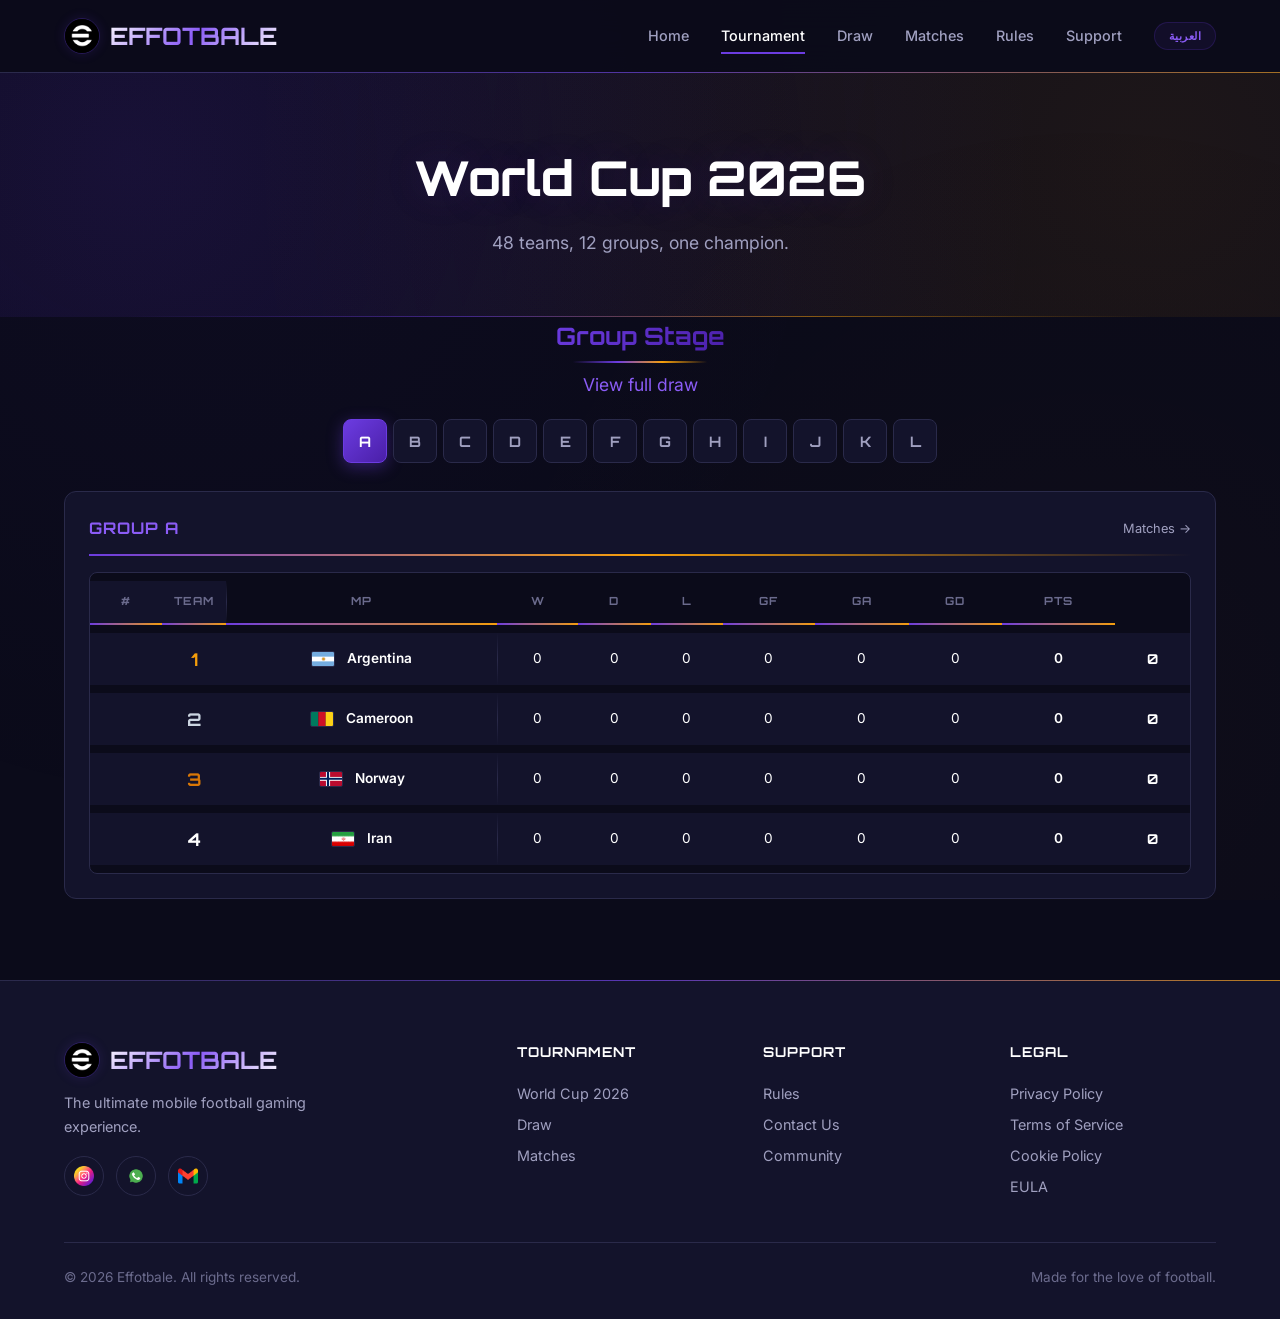
<file: tournament.html>
<!DOCTYPE html>
<html lang="en">
<head>
  <meta charset="UTF-8">
  <meta name="viewport" content="width=device-width, initial-scale=1.0">
  <meta name="description" content="World Cup 2026 Tournament - Group stage, knockout bracket, matches for Effotbale.">
  <title>World Cup 2026 - Effotbale</title>
  <link rel="stylesheet" href="css/style.css">
  <link rel="icon" href="images/site-logo.jpg">
  <style>
    .knockout-bracket { display: grid; grid-template-columns: repeat(5, 1fr); gap: 0; align-items: start; overflow-x: auto; padding: 16px 0; position: relative; }
    .knockout-bracket::before {
      content: ''; position: absolute; top: 0; left: 0; right: 0; bottom: 0;
      background:
        radial-gradient(ellipse at 20% 50%, rgba(108,60,225,0.04) 0%, transparent 50%),
        radial-gradient(ellipse at 80% 50%, rgba(245,158,11,0.03) 0%, transparent 50%);
      pointer-events: none;
    }
    .knockout-bracket .kb-round {
      min-width: 165px; padding: 0 6px; position: relative;
      display: flex; flex-direction: column; justify-content: space-around;
    }
    .knockout-bracket .kb-round::after {
      content: ''; position: absolute; top: 0; right: 0; bottom: 0;
      width: 1px;
      background: linear-gradient(180deg, transparent, rgba(108,60,225,0.15), rgba(245,158,11,0.15), transparent);
    }
    .knockout-bracket .kb-round:last-child::after { display: none; }
    .knockout-bracket .kb-round-title {
      font-family: 'Orbitron', sans-serif; font-size: 0.5rem; text-transform: uppercase;
      letter-spacing: 1px; color: var(--text-muted); text-align: center;
      margin-bottom: 10px; padding: 5px 10px;
      background: rgba(108,60,225,0.06); border-radius: 4px;
      border: 1px solid rgba(108,60,225,0.12);
      position: relative; overflow: hidden;
    }
    .knockout-bracket .kb-round-title::before {
      content: ''; position: absolute; top: 0; left: 0; right: 0; height: 1px;
      background: linear-gradient(90deg, transparent, var(--primary), var(--secondary), transparent);
      opacity: 0.25;
    }
    .kb-match-wrapper { position: relative; margin: 0; }
    .kb-match {
      background: linear-gradient(135deg, var(--bg-card), rgba(30,30,74,0.7));
      border: 1px solid var(--border-color);
      border-radius: 6px;
      padding: 8px 10px;
      margin: 4px 0;
      transition: all 0.25s ease;
      position: relative;
      overflow: hidden;
      cursor: default;
    }
    .kb-match::before {
      content: ''; position: absolute; top: 0; left: 0; bottom: 0; width: 2px;
      background: linear-gradient(180deg, var(--primary), var(--secondary));
      opacity: 0;
      transition: opacity 0.25s ease;
      border-radius: 0 2px 2px 0;
    }
    .kb-match:hover::before { opacity: 1; }
    .kb-match:hover {
      border-color: var(--primary);
      box-shadow: 0 3px 16px rgba(108,60,225,0.15);
      transform: translateX(2px) scale(1.015);
    }
    .kb-match .kb-teams { display: flex; flex-direction: column; gap: 3px; }
    .kb-match .kb-team {
      display: flex; justify-content: space-between; align-items: center;
      font-size: 0.7rem; font-weight: 500; padding: 3px 5px;
      border-radius: 3px; transition: background 0.2s ease;
    }
    .kb-match .kb-team.kb-winner {
      background: rgba(245,158,11,0.05);
      border: 1px solid rgba(245,158,11,0.08);
    }
    .kb-match .kb-team .kb-name {
      display: flex; align-items: center; gap: 5px;
      overflow: hidden; text-overflow: ellipsis; white-space: nowrap;
    }
    .kb-match .kb-team .kb-flag { width: 16px; height: 10px; border-radius: 2px; object-fit: cover; flex-shrink: 0; }
    .kb-match .kb-vs {
      text-align: center; color: var(--text-muted); font-size: 0.45rem;
      letter-spacing: 1px; font-family: 'Orbitron', sans-serif;
      font-weight: 700; padding: 1px 0;
    }
    .kb-match .kb-score {
      font-family: 'Orbitron', sans-serif; font-weight: 700; font-size: 0.75rem;
      min-width: 20px; text-align: center; color: var(--text-primary);
      padding: 1px 5px; border-radius: 3px;
    }
    .kb-match .kb-winner .kb-score {
      color: var(--secondary);
      background: rgba(245,158,11,0.08);
      text-shadow: 0 0 8px rgba(245,158,11,0.25);
    }
    .kb-match .kb-status {
      font-size: 0.5rem; text-transform: uppercase; letter-spacing: 0.5px;
      color: var(--text-muted); text-align: center;
      margin-top: 4px; padding-top: 4px;
      border-top: 1px solid rgba(42,42,74,0.25);
    }
    .kb-match .kb-leg-detail {
      font-size: 0.45rem; text-align: center; color: var(--text-muted);
      padding: 2px 0; letter-spacing: 0.3px;
      border-top: 1px solid rgba(42,42,74,0.12); margin-top: 2px;
    }
    .kb-match .kb-winner .kb-name { color: var(--secondary); font-weight: 600; }

    .qualified-teams-section {
      background: var(--bg-card); border: 1px solid var(--border-color);
      border-radius: var(--radius-md); padding: 18px 20px; margin-bottom: 18px;
      animation: fadeSlideIn 0.5s ease both;
      position: relative; overflow: hidden;
    }
    .qualified-teams-section::before {
      content: ''; position: absolute; top: 0; left: 10%; right: 10%; height: 2px;
      background: linear-gradient(90deg, transparent, var(--primary), var(--secondary), transparent);
      opacity: 0.25;
    }
    .qualified-teams-section h3 { font-family: 'Orbitron', sans-serif; font-size: 0.82rem; margin-bottom: 8px; }
    .qt-grid { display: flex; flex-wrap: wrap; gap: 5px; }
    .qt-badge {
      display: inline-flex; align-items: center; gap: 4px;
      background: var(--bg-dark); border: 1px solid var(--border-color); border-radius: 50px;
      padding: 3px 10px; font-size: 0.72rem; font-weight: 500;
      transition: all 0.25s ease; animation: fadeSlideIn 0.3s ease both;
      cursor: default;
    }
    .qt-badge:hover { transform: translateY(-2px) scale(1.04); }
    .qt-badge .qt-flag { width: 14px; height: 10px; border-radius: 2px; object-fit: cover; }
    .qt-badge.qt-1st { border-color: var(--secondary); box-shadow: 0 0 12px rgba(245,158,11,0.15); background: rgba(245,158,11,0.03); }
    .qt-badge.qt-2nd { border-color: var(--primary); box-shadow: 0 0 8px rgba(108,60,225,0.1); background: rgba(108,60,225,0.03); }
    .qt-badge.qt-3rd { border-color: rgba(16,185,129,0.4); }
    .qt-count { color: var(--text-muted); font-size: 0.75rem; margin-bottom: 6px; }
    .group-nav-btn { position: relative; overflow: hidden; }
    .group-nav-btn::after {
      content: ''; position: absolute; inset: 0;
      background: radial-gradient(circle at center, rgba(255,255,255,0.1), transparent 70%);
      opacity: 0; transition: opacity 0.3s ease;
    }
    .group-nav-btn:hover::after { opacity: 1; }
    .group-nav-btn.active::after { opacity: 0; }
    .group-card { animation: tiltIn 0.4s ease both; }
    .group-to-ko-link {
      display: inline-flex; align-items: center; gap: 8px;
      padding: 12px 28px; border-radius: 50px;
      background: var(--gradient-1); color: white; font-family: 'Orbitron', sans-serif;
      font-size: 0.85rem; font-weight: 600; text-decoration: none;
      box-shadow: 0 4px 24px rgba(108,60,225,0.35);
      transition: all 0.3s ease;
      animation: glowPulse 2.5s ease-in-out infinite;
    }
    .group-to-ko-link:hover {
      transform: translateY(-2px);
      box-shadow: 0 8px 32px rgba(108,60,225,0.5);
    }
    @media (max-width: 900px) { .knockout-bracket { grid-template-columns: repeat(5, 155px); } }
    @media (max-width: 600px) { .knockout-bracket { padding: 8px 0; } .kb-match { padding: 7px 8px; } }
    @media (max-width: 480px) { .knockout-bracket .kb-round { min-width: 140px; } .kb-match { padding: 5px 6px; } .kb-match .kb-team { font-size: 0.55rem; } .kb-match .kb-score { font-size: 0.6rem; min-width: 14px; } .kb-match .kb-team .kb-flag { width: 10px; height: 7px; } .group-to-ko-link { font-size: 0.75rem; padding: 10px 20px; } }
    @media (max-width: 360px) { .knockout-bracket .kb-round { min-width: 110px; } .kb-match { padding: 4px 4px; } .kb-match .kb-team { font-size: 0.45rem; } .kb-match .kb-score { font-size: 0.5rem; min-width: 10px; } .kb-match .kb-team .kb-flag { width: 8px; height: 6px; } .group-to-ko-link { font-size: 0.65rem; padding: 8px 14px; } }

    /* =========================================
     * GROUP STAGE TABLES — rewrite (mobile safe)
     * Table stays a real table on every screen.
     * If it is too wide, it scrolls sideways,
     * keeping the rank + team columns pinned.
     * ========================================= */
    html, body { overflow-x: hidden; }
    .group-stage-section .group-card .group-table-scroll {
      overflow-x: auto;
      -webkit-overflow-scrolling: touch;
      border: 1px solid var(--border-color);
      border-radius: var(--radius-sm);
      background: var(--bg-dark);
      scrollbar-width: thin;
      scrollbar-color: var(--primary) transparent;
    }
    .group-stage-section .group-card .group-table-scroll::-webkit-scrollbar { height: 6px; }
    .group-stage-section .group-card .group-table-scroll::-webkit-scrollbar-track { background: transparent; }
    .group-stage-section .group-card .group-table-scroll::-webkit-scrollbar-thumb { background: linear-gradient(90deg, var(--primary), var(--secondary)); border-radius: 4px; }
    .group-stage-section .group-card .group-table-scroll::-webkit-scrollbar-thumb:hover { background: var(--primary); }
    .group-stage-section .ranking-table { min-width: 600px; margin: 0; }
    .group-stage-section .ranking-table thead th {
      padding: 12px; text-align: center; white-space: nowrap;
    }
    .group-stage-section .ranking-table tbody td {
      padding: 12px; text-align: center; white-space: nowrap; font-size: 0.85rem;
    }
    .group-stage-section .ranking-table tbody td:first-child { width: 48px; }
    .group-stage-section .ranking-table .team-cell { justify-content: center; }
    .group-stage-section .ranking-table .team-name { max-width: 130px; overflow: hidden; text-overflow: ellipsis; }
    .group-stage-section .ranking-table thead th:nth-child(-n+2),
    .group-stage-section .ranking-table tbody td:nth-child(-n+2) {
      position: sticky; left: 0; z-index: 2;
      background: var(--bg-card);
    }
    .group-stage-section .ranking-table thead th { position: sticky; left: 0; }
    .group-stage-section .ranking-table thead th:nth-child(2)::after,
    .group-stage-section .ranking-table tbody td:nth-child(2)::after {
      content: ''; position: absolute; top: 0; right: -1px; bottom: 0; width: 1px;
      background: linear-gradient(180deg, transparent, var(--border-color), transparent);
      pointer-events: none;
    }
    body.rtl .group-stage-section .ranking-table thead th:nth-child(-n+2),
    body.rtl .group-stage-section .ranking-table tbody td:nth-child(-n+2) { left: auto; right: 0; }
    body.rtl .group-stage-section .ranking-table thead th:nth-child(2)::after,
    body.rtl .group-stage-section .ranking-table tbody td:nth-child(2)::after { right: auto; left: -1px; }
    @media (max-width: 768px) {
      .group-stage-section .ranking-table {
        display: table; min-width: 540px; font-size: 0.85rem; margin: 0;
      }
      .group-stage-section .ranking-table thead { display: table-header-group; }
      .group-stage-section .ranking-table thead th { padding: 10px 8px; font-size: 0.6rem; }
      .group-stage-section .ranking-table tbody tr {
        display: table-row; padding: 0; margin: 0; transform: none;
      }
      .group-stage-section .ranking-table tbody td {
        display: table-cell; padding: 10px 6px; border-bottom: none;
      }
      .group-stage-section .ranking-table tbody td::before { content: none; }
      .group-stage-section .group-card { padding: 14px 12px; }
      .group-stage-section .group-card .group-header { flex-direction: row; }
    }
    @media (max-width: 480px) {
      .group-stage-section .ranking-table { min-width: 480px; font-size: 0.8rem; }
      .group-stage-section .group-card .group-header h3 { font-size: 0.85rem; }
      .group-stage-section .group-card .group-header .group-matches-link { font-size: 0.7rem; }
    }
  </style>
</head>
<body>
  <a href="#main-content" class="skip-link">Skip to main content</a>

  <nav class="navbar" role="navigation" aria-label="Main navigation">
    <div class="container">
      <a href="index.html" class="nav-logo" aria-label="Effotbale Home">
        <img src="images/site-logo.jpg" alt="Effotbale" class="nav-logo-img"> <span class="nav-logo-text">EFFOTBALE</span>
      </a>
      <div class="nav-links" id="navLinks">
        <a href="index.html" data-i18n="nav.home">Home</a>
        <a href="tournament.html" class="active" data-i18n="nav.tournament">Tournament</a>
        <a href="draw.html" data-i18n="nav.draw">Draw</a>
        <a href="classement.html" data-i18n="nav.matches">Matches</a>
        <a href="faq.html" data-i18n="nav.faq">FAQ</a>
        <a href="support.html" data-i18n="nav.support">Support</a>
        <span class="nav-links-right"><button class="lang-toggle" id="langToggle">العربية</button></span>
      </div>
      <button class="mobile-toggle" id="mobileToggle" aria-label="Toggle navigation menu" aria-expanded="false"><span></span><span></span><span></span></button>
    </div>
  </nav>

  <main id="main-content" class="page-fade">
    <section class="page-header">
      <div class="container">
        <h1 data-i18n="tournament.title">World Cup 2026</h1>
        <p data-i18n="tournament.subtitle">48 teams, 12 groups, one champion.</p>
      </div>
    </section>

    <section class="container group-stage-section">
      <h2 class="section-title" style="font-size:1.5rem;font-weight:700;" data-i18n="groups">Group Stage</h2>
      <p class="section-subtitle" style="margin-bottom:20px;"><a href="draw.html" style="color:var(--primary-light);" data-i18n="viewFullDraw">View full draw</a></p>
      <div class="group-nav" id="groupNav"></div>
      <div id="groupViewsContainer" class="reveal-stagger"></div>
      <div id="noDrawMessage" style="display:none;">
        <div class="match-list-empty">
          <div class="empty-icon">🎯</div>
          <p data-i18n="noDraw">The draw has not been conducted yet.</p>
          <a href="draw.html" class="btn btn-primary" style="margin-top:16px;" data-i18n="conductDraw">Conduct Draw</a>
        </div>
      </div>
    </section>

      <!-- Knockout Stage Navigation (appears when all groups done) -->
      <div id="groupToKnockoutLink" style="display:none;text-align:center;margin:32px 0 16px;">
        <a href="#knockoutSection" class="group-to-ko-link">
          🏆 <span data-i18n="bracket">View Knockout Stage →</span>
        </a>
      </div>
    </section>

    <!-- Knockout Stage -->
    <section class="container reveal" style="padding-bottom: 50px;" id="knockoutSection">
      <h2 class="section-title" style="font-size:1.3rem;font-weight:700;" data-i18n="bracket">Knockout Stage</h2>
      <p class="section-subtitle" style="font-size:0.95rem;margin-bottom:1.5rem;" data-i18n="roadToFinal">The road to the final.</p>

      <div class="qualified-teams-section" id="qualifiedTeamsSection" style="display:none;">
        <h3 id="qtTitle" data-i18n="qualifiedTeamsTitle">🌍 Qualified Teams</h3>
        <div class="qt-count" id="qtCount"></div>
        <div class="qt-grid" id="qtGrid"></div>
      </div>

      <div class="knockout-container" style="overflow-x:auto; position:relative;">
        <div class="knockout-bracket" id="knockoutBracket"></div>
        <div id="koEmptyState" style="display:none;text-align:center;padding:40px 20px;">
          <div style="font-size:2.5rem;margin-bottom:12px;animation:float 3s ease-in-out infinite;">🏆</div>
          <p style="color:var(--text-secondary);font-size:0.95rem;" id="koEmptyText" data-i18n="knockoutBracketEmpty">Complete all group stage matches to unlock the knockout bracket.</p>
        </div>
      </div>
    </section>
  </main>

  <footer class="footer" role="contentinfo">
    <div class="container">
      <div class="footer-grid">
        <div class="footer-brand"><a href="index.html" class="nav-logo"><img src="images/site-logo.jpg" alt="Effotbale" class="nav-logo-img"> <span class="nav-logo-text">EFFOTBALE</span></a><p data-i18n="footerBrand">The ultimate mobile football gaming experience.</p><div class="footer-social"><a href="https://instagram.com/mr_gt100" target="_blank" rel="noopener" aria-label="Instagram"><img src="images/instagram.png" alt="Instagram" style="width:20px;height:20px;border-radius:4px;"></a><a href="https://wa.me/212783860620" target="_blank" rel="noopener" aria-label="WhatsApp"><img src="images/whatsapp.png" alt="WhatsApp" style="width:20px;height:20px;border-radius:4px;"></a><a href="mailto:esportsma2026@gmail.com" aria-label="Gmail"><img src="images/gmail.png" alt="Gmail" style="width:20px;height:20px;border-radius:4px;"></a></div></div>
        <div class="footer-links"><h4 data-i18n="nav.tournament">Tournament</h4><a href="tournament.html" data-i18n="wc2026">World Cup 2026</a><a href="draw.html" data-i18n="nav.draw">Draw</a><a href="classement.html" data-i18n="nav.matches">Matches</a></div>
        <div class="footer-links"><h4 data-i18n="nav.support">Support</h4><a href="faq.html" data-i18n="nav.faq">FAQ</a><a href="support.html" data-i18n="contactUs">Contact Us</a><a href="#" data-i18n="community">Community</a></div>
        <div class="footer-links"><h4 data-i18n="legal">Legal</h4><a href="#" data-i18n="privacy">Privacy Policy</a><a href="#" data-i18n="terms">Terms of Service</a><a href="#" data-i18n="cookie">Cookie Policy</a><a href="#" data-i18n="eula">EULA</a></div>
      </div>
      <div class="footer-bottom"><p>&copy; 2026 Effotbale. <span data-i18n="footer.rights">All rights reserved.</span></p><p data-i18n="footer.tagline">Made for the love of football.</p></div>
    </div>
  </footer>

  <script src="js/languages.js"></script>
  <script src="js/draw.js"></script>
  <script src="js/db.js"></script>
  <script src="js/main.js"></script>
  <script src="js/effects.js"></script>
  <script>
    (function () {
      function t(key) { return typeof EffotbaleLang !== 'undefined' ? EffotbaleLang.t(key) : key; }
      function getLang() { return typeof EffotbaleLang !== 'undefined' ? EffotbaleLang.getLang() : 'en'; }

      var ROUND_META = [
        { key: 'r32', label: 'Round of 32', labelAr: 'دور الـ32' },
        { key: 'r16', label: 'Round of 16', labelAr: 'دور الـ16' },
        { key: 'qf', label: 'Quarter Finals', labelAr: 'ربع النهائي' },
        { key: 'sf', label: 'Semi Finals', labelAr: 'نصف النهائي' },
        { key: 'final', label: 'Final', labelAr: 'النهائي' }
      ];

      function renderGroups() {
        var draw = EffotbaleDB.getDraw();
        var noDraw = document.getElementById('noDrawMessage');
        var nav = document.getElementById('groupNav');
        var views = document.getElementById('groupViewsContainer');
        if (!draw) { noDraw.style.display = 'block'; nav.innerHTML = ''; views.innerHTML = ''; return; }
        noDraw.style.display = 'none';
        EffotbaleDB.initMatchResults(draw);
        var matchResults = EffotbaleDB.getMatchResults();
        var standings = EffotbaleDB.computeStandings(draw, matchResults);
        var groupKeys = Object.keys(draw).sort();
        var labels = getLang() === 'ar'
          ? ['#', 'المنتخب', 'م', 'ف', 'ت', 'خ', 'له', 'عليه', 'فارق', 'نقاط']
          : ['#', 'Team', 'MP', 'W', 'D', 'L', 'GF', 'GA', 'GD', 'Pts'];
        nav.innerHTML = '';
        groupKeys.forEach(function (key, idx) {
          var btn = document.createElement('button');
          btn.className = 'group-nav-btn' + (idx === 0 ? ' active' : '');
          btn.textContent = key;
          btn.setAttribute('data-group', key);
          btn.addEventListener('click', function () {
            nav.querySelectorAll('.group-nav-btn').forEach(function (b) { b.classList.remove('active'); });
            this.classList.add('active');
            views.querySelectorAll('.group-view').forEach(function (v) { v.classList.remove('active'); });
            var tgt = document.getElementById('gv-' + key); if (tgt) tgt.classList.add('active');
          });
          nav.appendChild(btn);
        });
        views.innerHTML = '';
        groupKeys.forEach(function (key, idx) {
          var view = document.createElement('div');
          view.className = 'group-view' + (idx === 0 ? ' active' : '');
          view.id = 'gv-' + key;
          var card = document.createElement('div');
          card.className = 'group-card'; card.style.borderRadius = 'var(--radius-md)';
          var header = document.createElement('div');
          header.className = 'group-header';
          header.innerHTML = '<h3>' + (getLang() === 'ar' ? 'المجموعة ' : 'Group ') + key + '</h3><a href="classement.html?group=' + key + '" class="group-matches-link">' + (getLang() === 'ar' ? 'المباريات' : 'Matches') + ' →</a>';
          card.appendChild(header);
          var table = document.createElement('table'); table.className = 'ranking-table';
          var scrollWrap = document.createElement('div'); scrollWrap.className = 'group-table-scroll';
          var thead = document.createElement('thead');
          thead.innerHTML = '<tr>' + labels.map(function (l) { return '<th>' + l + '</th>'; }).join('') + '</tr>';
          table.appendChild(thead);
          var tbody = document.createElement('tbody');
          var gs = standings[key] || [];
          if (gs.length === 0) {
            draw[key].forEach(function (team, i) {
              var name = getLang() === 'ar' ? team.nameAr : team.name;
              var tr = document.createElement('tr');
              tr.innerHTML = '<td><span class="rank-num">' + (i + 1) + '</span></td><td><div class="team-cell"><img src="' + team.flag + '" alt="" class="draw-flag" style="width:24px;height:16px;border-radius:2px;" loading="lazy" onerror="this.src=\'images/' + team.id + '.svg\'"> <span class="team-name">' + name + '</span></div></td><td>0</td><td>0</td><td>0</td><td>0</td><td>0</td><td>0</td><td class="stat-neutral">0</td><td class="stat-neutral">0</td>';
              tbody.appendChild(tr);
            });
          } else {
            gs.forEach(function (s, i) {
              var name = getLang() === 'ar' ? s.nameAr : s.name;
              var rc = i === 0 ? 'rank-1' : (i === 1 ? 'rank-2' : (i === 2 ? 'rank-3' : ''));
              var gc = s.gd > 0 ? 'stat-positive' : (s.gd < 0 ? 'stat-negative' : 'stat-neutral');
              var tr = document.createElement('tr');
              tr.innerHTML = '<td><span class="rank-num ' + rc + '">' + (i + 1) + '</span></td><td><div class="team-cell"><img src="' + s.flag + '" alt="" class="draw-flag" style="width:24px;height:16px;border-radius:2px;" loading="lazy" onerror="this.src=\'images/' + s.id + '.svg\'"> <span class="team-name">' + name + '</span></div></td><td>' + s.mp + '</td><td>' + s.w + '</td><td>' + s.d + '</td><td>' + s.l + '</td><td>' + s.gf + '</td><td>' + s.ga + '</td><td class="' + gc + '">' + (s.gd > 0 ? '+' : '') + s.gd + '</td><td style="font-weight:700;font-family:\'Orbitron\',sans-serif;">' + s.pts + '</td>';
              tbody.appendChild(tr);
            });
          }
          table.appendChild(tbody); scrollWrap.appendChild(table); card.appendChild(scrollWrap); view.appendChild(card); views.appendChild(view);
        });
      }

      function renderQualifiedTeams() {
        var qt = EffotbaleDB.getQualifiedTeams();
        var section = document.getElementById('qualifiedTeamsSection');
        var grid = document.getElementById('qtGrid');
        var count = document.getElementById('qtCount');
        if (!qt || qt.totalQualified === 0 || !qt.allComplete) { section.style.display = 'none'; return; }
        section.style.display = 'block';
        grid.innerHTML = '';
        var lang = getLang();
        var allTeams = qt.first.concat(qt.second, qt.bestThird);
        var posLabels = { 1: getLang() === 'ar' ? 'الأول' : '1st', 2: getLang() === 'ar' ? 'الثاني' : '2nd', 3: getLang() === 'ar' ? 'الثالث' : '3rd' };
        count.textContent = (lang === 'ar' ? 'تأهل ' : 'Qualified: ') + allTeams.length + ' ' + (lang === 'ar' ? 'منتخباً' : 'teams');
        allTeams.forEach(function (t) {
          var badge = document.createElement('span');
          badge.className = 'qt-badge qt-' + (t._pos === 1 ? '1st' : t._pos === 2 ? '2nd' : '3rd');
          var name = lang === 'ar' ? t.nameAr : t.name;
          badge.innerHTML = '<img src="' + t.flag + '" alt="" class="qt-flag" onerror="this.style.display=\'none\'"> ' + name;
          grid.appendChild(badge);
        });
        document.getElementById('qtTitle').textContent = lang === 'ar' ? '🌍 المنتخبات المتأهلة' : '🌍 Qualified Teams';
        /* Add link to view all knockout matches */
        var qtSection = document.getElementById('qualifiedTeamsSection');
        var existingLink = qtSection.querySelector('.qt-view-matches-link');
        if (!existingLink) {
          var link = document.createElement('a');
          link.className = 'qt-view-matches-link';
          link.href = 'classement.html?tab=knockout';
          link.target = '_blank';
          link.style.cssText = 'display:inline-block;margin-top:8px;font-size:0.8rem;color:var(--primary-light);text-decoration:none;';
          link.innerHTML = '📋 ' + (lang === 'ar' ? 'عرض جميع مباريات خروج المغلوب →' : 'View all knockout matches →');
          qtSection.appendChild(link);
        }
      }

      function renderKnockoutBracket() {
        var ko = EffotbaleDB.getKnockoutData();
        var bracket = document.getElementById('knockoutBracket');
        var empty = document.getElementById('koEmptyState');
        var lang = getLang();
        var matches = EffotbaleDB.getMatchResults();
        var draw = EffotbaleDB.getDraw();
        var allGroupsDone = draw && matches.length > 0 && matches.every(function (m) { return m.status === 'finished'; });

        if (!ko || !allGroupsDone) {
          bracket.innerHTML = '';
          empty.style.display = 'block';
          document.getElementById('koEmptyText').textContent = t('knockoutBracketEmpty');
          return;
        }
        empty.style.display = 'none';
        bracket.innerHTML = '';

        ROUND_META.forEach(function (meta, rIdx) {
          var roundDiv = document.createElement('div'); roundDiv.className = 'kb-round';
          roundDiv.style.animation = 'fadeSlideIn 0.5s ease ' + (rIdx * 0.1) + 's both';
          var title = document.createElement('div'); title.className = 'kb-round-title';
          title.textContent = lang === 'ar' ? meta.labelAr : meta.label;
          roundDiv.appendChild(title);
          var roundMatches = ko[meta.key] || [];
          if (roundMatches.length === 0) {
            var p = document.createElement('div'); p.style.cssText = 'text-align:center;color:var(--text-muted);font-size:0.75rem;padding:20px 0;';
            p.textContent = t('awaiting'); roundDiv.appendChild(p);
          } else {
            /* Group by parentId to show one card per tie with aggregate */
            var ties = {};
            roundMatches.forEach(function (m) {
              var pid = m.parentId || m.id;
              if (!ties[pid]) ties[pid] = { matchIndex: m.matchIndex, legs: [] };
              ties[pid].legs.push(m);
            });
            var tieKeys = Object.keys(ties).sort();
            tieKeys.forEach(function (pid, tIdx) {
              var tie = ties[pid];
              var leg1 = tie.legs.find(function (l) { return l.leg === 1; });
              var leg2 = tie.legs.find(function (l) { return l.leg === 2; });
              if (!leg1) return;
              var m = leg1; /* Use leg1 data for team info */
              var wrapper = document.createElement('div'); wrapper.className = 'kb-match-wrapper';
              wrapper.style.animation = 'tiltIn 0.4s ease ' + (rIdx * 0.1 + tIdx * 0.03) + 's both';
              var card = document.createElement('div'); card.className = 'kb-match';
              var nameA = lang === 'ar' ? (m.nameArA || m.nameA || m.teamA || t('teamTbd')) : (m.nameA || m.teamA || t('teamTbd'));
              var nameB = lang === 'ar' ? (m.nameArB || m.nameB || m.teamB || t('teamTbd')) : (m.nameB || m.teamB || t('teamTbd'));
              /* Calculate aggregate if both legs are finished */
              var allDone = leg1 && leg2 && leg1.scoreA !== null && leg1.scoreB !== null && leg2.scoreA !== null && leg2.scoreB !== null && leg1.status === 'finished' && leg2.status === 'finished';
              var aggA = allDone ? (leg1.scoreA + leg2.scoreB) : null;
              var aggB = allDone ? (leg1.scoreB + leg2.scoreA) : null;
              var winner = allDone ? (aggA > aggB ? 'A' : (aggB > aggA ? 'B' : '')) : '';
              var scoreDisplay = allDone
                ? '<span class="kb-score">' + aggA + '</span>'
                : '<span class="kb-score">-</span>';
              var scoreDisplayB = allDone
                ? '<span class="kb-score">' + aggB + '</span>'
                : '<span class="kb-score">-</span>';
              var legDetail = '';
              if (leg1 && leg2) {
                var s1A = leg1.scoreA !== null ? leg1.scoreA : '?';
                var s1B = leg1.scoreB !== null ? leg1.scoreB : '?';
                var s2A = leg2.scoreA !== null ? leg2.scoreA : '?';
                var s2B = leg2.scoreB !== null ? leg2.scoreB : '?';
                legDetail = '<div class="kb-leg-detail">Allez ' + s1A + '-' + s1B + ' | Retour ' + s2A + '-' + s2B + '</div>';
              }
              var statusText = allDone ? (lang === 'ar' ? 'انتهت' : 'Finished') : (lang === 'ar' ? 'قادمة' : 'Upcoming');
              card.innerHTML =
                '<div class="kb-teams">' +
                  '<div class="kb-team' + (winner === 'A' ? ' kb-winner' : '') + '"><span class="kb-name">' + (m.flagA ? '<img src="' + m.flagA + '" alt="" class="kb-flag" onerror="this.style.display=\'none\'">' : '') + ' ' + nameA + '</span>' + scoreDisplay + '</div>' +
                  '<div class="kb-vs">VS</div>' +
                  '<div class="kb-team' + (winner === 'B' ? ' kb-winner' : '') + '"><span class="kb-name">' + (m.flagB ? '<img src="' + m.flagB + '" alt="" class="kb-flag" onerror="this.style.display=\'none\'">' : '') + ' ' + nameB + '</span>' + scoreDisplayB + '</div>' +
                '</div>' + legDetail + '<div class="kb-status">' + statusText + '</div>';
              wrapper.appendChild(card);
              roundDiv.appendChild(wrapper);
            });
          }
          bracket.appendChild(roundDiv);
        });
      }

      function autoRefresh() {
        renderGroups();

        /* Hide knockout section until all groups finished */
        var allMatches = EffotbaleDB.getMatchResults();
        var hasDraw = EffotbaleDB.getDraw();
        var allDone = hasDraw && allMatches.length > 0 && allMatches.every(function (m) { return m.status === 'finished'; });
        document.getElementById('knockoutSection').style.display = allDone ? 'block' : 'none';
        var groupToKo = document.getElementById('groupToKnockoutLink');
        if (groupToKo) groupToKo.style.display = allDone ? 'block' : 'none';

        renderQualifiedTeams();
        renderKnockoutBracket();

        /* Handle URL params: ?group=X to auto-select group tab */
        var params = new URLSearchParams(window.location.search);
        var groupParam = params.get('group');
        if (groupParam) {
          var groupBtn = document.querySelector('[data-group="' + groupParam + '"]');
          if (groupBtn) { groupBtn.click(); groupBtn.scrollIntoView({ behavior: 'smooth', block: 'center' }); }
        }
        var hash = window.location.hash;
        if (hash === '#knockoutSection' && allDone) {
          setTimeout(function () {
            document.getElementById('knockoutSection').scrollIntoView({ behavior: 'smooth', block: 'start' });
          }, 300);
        }
      }

      autoRefresh();

      document.addEventListener('languageChanged', autoRefresh);
      document.addEventListener('effotbaleUpdate', autoRefresh);
      window.addEventListener('storage', function (e) {
        if (e.key && e.key.indexOf('effotbale_') === 0) autoRefresh();
      });
    })();
  </script>
</body>
</html>
</file>
<file: css/style.css>
@import url('https://fonts.googleapis.com/css2?family=Inter:wght@300;400;500;600;700;800;900&family=Orbitron:wght@400;500;600;700;800;900&family=Press+Start+2P&display=swap');

:root {
  --primary: #6C3CE1;
  --primary-dark: #4A1FA8;
  --primary-light: #8B5CF6;
  --secondary: #F59E0B;
  --secondary-dark: #D97706;
  --accent: #10B981;
  --accent-glow: rgba(16, 185, 129, 0.3);
  --bg-dark: #0B0B1A;
  --bg-card: #13132B;
  --bg-card-hover: #1A1A3A;
  --bg-nav: rgba(11, 11, 26, 0.95);
  --text-primary: #FFFFFF;
  --text-secondary: #A0A0C0;
  --text-muted: #6B6B8D;
  --border-color: #2A2A4A;
  --border-glow: rgba(108, 60, 225, 0.3);
  --danger: #EF4444;
  --success: #10B981;
  --warning: #F59E0B;
  --gradient-1: linear-gradient(135deg, #6C3CE1, #4A1FA8);
  --gradient-2: linear-gradient(135deg, #F59E0B, #EF4444);
  --gradient-3: linear-gradient(135deg, #10B981, #6C3CE1);
  --gradient-hero: linear-gradient(135deg, #0B0B1A 0%, #1A0A3A 50%, #0B0B1A 100%);
  --gradient-fire: linear-gradient(135deg, #F59E0B, #EF4444, #DC2626);
  --gradient-neon: linear-gradient(135deg, #06B6D4, #8B5CF6);
  --shadow-card: 0 4px 24px rgba(0, 0, 0, 0.3);
  --shadow-glow: 0 0 30px rgba(108, 60, 225, 0.15);
  --shadow-glow-gold: 0 0 30px rgba(245, 158, 11, 0.2);
  --radius-sm: 8px;
  --radius-md: 12px;
  --radius-lg: 20px;
  --radius-xl: 28px;
  --transition: all 0.3s cubic-bezier(0.4, 0, 0.2, 1);
}

*, *::before, *::after {
  margin: 0;
  padding: 0;
  box-sizing: border-box;
}

html {
  scroll-behavior: smooth;
  font-size: 16px;
}

body {
  font-family: 'Inter', sans-serif;
  background: var(--bg-dark);
  color: var(--text-primary);
  line-height: 1.6;
  overflow-x: hidden;
  min-height: 100vh;
  position: relative;
}
body::before {
  content: '';
  position: fixed;
  top: 0; left: 0; right: 0; bottom: 0;
  background:
    radial-gradient(circle at 15% 20%, rgba(108, 60, 225, 0.03) 0%, transparent 50%),
    radial-gradient(circle at 85% 80%, rgba(245, 158, 11, 0.02) 0%, transparent 50%);
  pointer-events: none;
  z-index: 0;
}

a {
  text-decoration: none;
  color: inherit;
}

ul { list-style: none; }

img { max-width: 100%; display: block; }

.container {
  max-width: 1200px;
  margin: 0 auto;
  padding: 0 24px;
}

.section-title {
  font-family: 'Orbitron', sans-serif;
  font-size: 2.5rem;
  font-weight: 700;
  text-align: center;
  margin-bottom: 1rem;
  background: var(--gradient-1);
  -webkit-background-clip: text;
  -webkit-text-fill-color: transparent;
  background-clip: text;
  position: relative;
  display: inline-block;
  left: 50%;
  transform: translateX(-50%);
}
.section-title::after {
  content: '';
  position: absolute;
  bottom: -8px;
  left: 10%;
  right: 10%;
  height: 2px;
  background: linear-gradient(90deg, transparent, var(--primary), var(--secondary), transparent);
  border-radius: 2px;
}

.section-subtitle {
  text-align: center;
  color: var(--text-secondary);
  font-size: 1.1rem;
  margin-bottom: 3rem;
  max-width: 600px;
  margin-left: auto;
  margin-right: auto;
}

.btn {
  display: inline-flex;
  align-items: center;
  gap: 8px;
  padding: 14px 32px;
  border-radius: 50px;
  font-family: 'Inter', sans-serif;
  font-weight: 600;
  font-size: 1rem;
  cursor: pointer;
  transition: var(--transition);
  border: none;
  text-decoration: none;
}

.btn-primary {
  background: var(--gradient-1);
  color: white;
  box-shadow: 0 4px 20px rgba(108, 60, 225, 0.4);
}

.btn-primary:hover {
  transform: translateY(-2px);
  box-shadow: 0 8px 30px rgba(108, 60, 225, 0.6);
}

.btn-secondary {
  background: transparent;
  color: var(--text-primary);
  border: 2px solid var(--border-color);
}

.btn-secondary:hover {
  border-color: var(--primary);
  background: rgba(108, 60, 225, 0.1);
}

.btn-gold {
  background: var(--gradient-2);
  color: white;
  box-shadow: 0 4px 20px rgba(245, 158, 11, 0.4);
}

.btn-gold:hover {
  transform: translateY(-2px);
  box-shadow: 0 8px 30px rgba(245, 158, 11, 0.6);
}

.btn-sm {
  padding: 8px 20px;
  font-size: 0.875rem;
}

/* Navbar */
.navbar {
  position: fixed;
  top: 0;
  left: 0;
  right: 0;
  z-index: 1000;
  background: var(--bg-nav);
  backdrop-filter: blur(20px);
  -webkit-backdrop-filter: blur(20px);
  border-bottom: 1px solid var(--border-color);
  transition: var(--transition);
}
.navbar::before {
  content: '';
  position: absolute;
  bottom: -1px;
  left: 0;
  right: 0;
  height: 1px;
  background: linear-gradient(90deg, transparent, var(--primary), var(--secondary), var(--primary), transparent);
  background-size: 200% 100%;
  animation: shimmerText 4s linear infinite;
  opacity: 0.6;
}

.navbar .container {
  display: flex;
  align-items: center;
  justify-content: space-between;
  height: 72px;
}

.nav-logo {
  display: flex;
  align-items: center;
  gap: 10px;
  font-family: 'Orbitron', sans-serif;
  font-weight: 700;
  font-size: 1.5rem;
  color: var(--text-primary);
  transition: transform 0.3s ease;
}
.nav-logo:hover {
  transform: scale(1.03);
}
.nav-logo:hover .nav-logo-img {
  box-shadow: 0 0 20px rgba(108, 60, 225, 0.4);
  border-color: var(--primary);
}
.nav-logo-text {
  background: linear-gradient(135deg, #fff 0%, var(--primary-light) 50%, #fff 100%);
  -webkit-background-clip: text;
  -webkit-text-fill-color: transparent;
  background-clip: text;
}

.nav-logo .logo-icon {
  width: 40px;
  height: 40px;
  background: var(--gradient-1);
  border-radius: var(--radius-sm);
  display: flex;
  align-items: center;
  justify-content: center;
  font-size: 1.2rem;
}

.nav-links {
  display: flex;
  align-items: center;
  gap: 32px;
}

.nav-links a {
  color: var(--text-secondary);
  font-weight: 500;
  font-size: 0.9rem;
  transition: var(--transition);
  position: relative;
  padding: 4px 0;
}

.nav-links a::after {
  content: '';
  position: absolute;
  bottom: -2px;
  left: 0;
  width: 0;
  height: 2px;
  background: var(--primary);
  transition: var(--transition);
}

.nav-links a:hover,
.nav-links a.active {
  color: var(--text-primary);
}

.nav-links a:hover::after,
.nav-links a.active::after {
  width: 100%;
}

.nav-download {
  background: var(--gradient-1);
  color: white !important;
  padding: 10px 24px !important;
  border-radius: 50px;
  font-weight: 600 !important;
}

.nav-download::after { display: none !important; }

.nav-download:hover {
  transform: translateY(-2px);
  box-shadow: 0 4px 20px rgba(108, 60, 225, 0.4);
}

.mobile-toggle {
  display: none;
  flex-direction: column;
  gap: 5px;
  cursor: pointer;
  background: none;
  border: none;
  padding: 6px;
  border-radius: 6px;
  transition: var(--transition);
}
.mobile-toggle:hover {
  background: rgba(108,60,225,0.1);
}
.mobile-toggle span {
  width: 28px;
  height: 2px;
  background: var(--text-primary);
  transition: var(--transition);
  border-radius: 2px;
}

/* Footer */
.footer {
  background: var(--bg-card);
  border-top: 1px solid var(--border-color);
  padding: 60px 0 30px;
  margin-top: 80px;
  position: relative;
}
.footer::before {
  content: '';
  position: absolute;
  top: -1px;
  left: 0;
  right: 0;
  height: 1px;
  background: linear-gradient(90deg, transparent, var(--primary), var(--secondary), var(--primary), transparent);
  background-size: 200% 100%;
  animation: shimmerText 4s linear infinite;
  opacity: 0.7;
}

.footer-grid {
  display: grid;
  grid-template-columns: 2fr 1fr 1fr 1fr;
  gap: 40px;
  margin-bottom: 40px;
}

.footer-brand p {
  color: var(--text-secondary);
  margin-top: 12px;
  font-size: 0.9rem;
  line-height: 1.7;
  max-width: 300px;
}

.footer h4 {
  font-family: 'Orbitron', sans-serif;
  font-size: 0.85rem;
  margin-bottom: 16px;
  color: var(--text-primary);
  text-transform: uppercase;
  letter-spacing: 1px;
}

.footer-links a {
  display: block;
  color: var(--text-secondary);
  font-size: 0.9rem;
  padding: 4px 0;
  transition: var(--transition);
}

.footer-links a:hover {
  color: var(--primary-light);
  padding-left: 4px;
}

.footer-social {
  display: flex;
  gap: 12px;
  margin-top: 16px;
}

.footer-social a {
  width: 40px;
  height: 40px;
  border-radius: 50%;
  border: 1px solid var(--border-color);
  display: flex;
  align-items: center;
  justify-content: center;
  color: var(--text-secondary);
  transition: var(--transition);
  font-size: 1rem;
  text-decoration: none;
}
.footer-social a img {
  transition: transform 0.3s ease;
}
.footer-social a:hover img {
  transform: scale(1.15);
}

.footer-social a:hover {
  border-color: var(--primary);
  color: var(--primary);
  background: rgba(108, 60, 225, 0.1);
  transform: translateY(-3px) scale(1.1);
  box-shadow: 0 4px 20px rgba(108, 60, 225, 0.2);
}

.footer-bottom {
  border-top: 1px solid var(--border-color);
  padding-top: 24px;
  display: flex;
  justify-content: space-between;
  align-items: center;
  flex-wrap: wrap;
  gap: 12px;
}

.footer-bottom p {
  color: var(--text-muted);
  font-size: 0.85rem;
}

/* Page Header */
.page-header {
  padding: 140px 0 60px;
  text-align: center;
  position: relative;
  overflow: hidden;
}
.page-header::before {
  content: '';
  position: absolute;
  top: -50%;
  left: -50%;
  width: 200%;
  height: 200%;
  background:
    radial-gradient(circle at 30% 50%, rgba(108, 60, 225, 0.12) 0%, transparent 50%),
    radial-gradient(circle at 70% 50%, rgba(245, 158, 11, 0.08) 0%, transparent 50%);
  animation: bgPan 8s ease-in-out infinite alternate;
  pointer-events: none;
}
.page-header::after {
  content: '';
  position: absolute;
  bottom: 0;
  left: 10%;
  right: 10%;
  height: 1px;
  background: linear-gradient(90deg, transparent, var(--primary), var(--secondary), transparent);
  opacity: 0.5;
}
.page-header h1 {
  font-family: 'Orbitron', sans-serif;
  font-size: 3rem;
  font-weight: 800;
  margin-bottom: 12px;
  position: relative;
  text-shadow: 0 0 40px rgba(108, 60, 225, 0.15);
}
.page-header p {
  color: var(--text-secondary);
  font-size: 1.1rem;
  max-width: 500px;
  margin: 0 auto;
  position: relative;
}

/* Hero Section */
.hero {
  min-height: 100vh;
  display: flex;
  align-items: center;
  padding: 120px 0 80px;
  position: relative;
  overflow: hidden;
  background: var(--gradient-hero);
}

.hero::before {
  content: '';
  position: absolute;
  top: 0;
  left: 0;
  right: 0;
  bottom: 0;
  background:
    radial-gradient(circle at 20% 50%, rgba(108, 60, 225, 0.15) 0%, transparent 50%),
    radial-gradient(circle at 80% 50%, rgba(245, 158, 11, 0.1) 0%, transparent 50%);
  pointer-events: none;
}

.hero-particles {
  position: absolute;
  top: 0;
  left: 0;
  right: 0;
  bottom: 0;
  overflow: hidden;
  pointer-events: none;
}

.hero-particle {
  position: absolute;
  width: 4px;
  height: 4px;
  background: var(--primary-light);
  border-radius: 50%;
  opacity: 0.3;
}

.hero .container {
  display: grid;
  grid-template-columns: 1fr 1fr;
  gap: 60px;
  align-items: center;
  position: relative;
  z-index: 1;
}

.hero-content h1 {
  font-family: 'Orbitron', sans-serif;
  font-size: 3.5rem;
  font-weight: 900;
  line-height: 1.15;
  margin-bottom: 20px;
}

.hero-content h1 span {
  background: var(--gradient-1);
  -webkit-background-clip: text;
  -webkit-text-fill-color: transparent;
  background-clip: text;
}

.hero-content p {
  color: var(--text-secondary);
  font-size: 1.15rem;
  line-height: 1.8;
  margin-bottom: 32px;
  max-width: 500px;
}

.hero-buttons {
  display: flex;
  gap: 16px;
  flex-wrap: wrap;
}

.hero-stats {
  display: flex;
  gap: 40px;
  margin-top: 40px;
  padding-top: 32px;
  border-top: 1px solid var(--border-color);
}

.hero-stat h3 {
  font-family: 'Orbitron', sans-serif;
  font-size: 2rem;
  font-weight: 700;
  color: var(--text-primary);
}

.hero-stat p {
  font-size: 0.85rem;
  color: var(--text-muted);
  margin: 0;
}

.hero-visual {
  display: flex;
  justify-content: center;
  align-items: center;
}

.hero-mockup {
  width: 340px;
  height: 520px;
  background: linear-gradient(145deg, var(--bg-card), #1E1E4A);
  border-radius: var(--radius-xl);
  border: 1px solid var(--border-color);
  display: flex;
  flex-direction: column;
  align-items: center;
  justify-content: center;
  gap: 16px;
  box-shadow: var(--shadow-glow), 0 20px 60px rgba(0, 0, 0, 0.4);
  position: relative;
  overflow: hidden;
}

.hero-mockup::before {
  content: '';
  position: absolute;
  top: -50%;
  left: -50%;
  width: 200%;
  height: 200%;
  background: conic-gradient(from 0deg, transparent, rgba(108, 60, 225, 0.1), transparent, rgba(245, 158, 11, 0.1), transparent);
  animation: rotate 8s linear infinite;
}

@keyframes rotate {
  to { transform: rotate(360deg); }
}

.hero-mockup-inner {
  position: relative;
  z-index: 1;
  text-align: center;
}

.hero-mockup-icon {
  font-size: 4rem;
  margin-bottom: 16px;
}

.hero-mockup h4 {
  font-family: 'Orbitron', sans-serif;
  font-size: 1.5rem;
}

.hero-mockup p {
  color: var(--text-secondary);
  font-size: 0.85rem;
}

/* Features Section */
.features {
  padding: 100px 0;
}

.features-grid {
  display: grid;
  grid-template-columns: repeat(3, 1fr);
  gap: 24px;
}

.feature-card {
  background: var(--bg-card);
  border: 1px solid var(--border-color);
  border-radius: var(--radius-md);
  padding: 32px;
  transition: all 0.4s ease;
  position: relative;
  overflow: hidden;
}
.feature-card::before {
  content: '';
  position: absolute;
  top: 0;
  left: 0;
  right: 0;
  height: 3px;
  background: var(--gradient-1);
  opacity: 0;
  transition: var(--transition);
}
.feature-card::after {
  content: '';
  position: absolute;
  top: -50%;
  left: -50%;
  width: 200%;
  height: 200%;
  background: radial-gradient(circle at var(--mouse-x, 50%) var(--mouse-y, 50%), rgba(108, 60, 225, 0.06) 0%, transparent 50%);
  opacity: 0;
  transition: opacity 0.3s ease;
  pointer-events: none;
}
.feature-card:hover::before {
  opacity: 1;
}
.feature-card:hover::after {
  opacity: 1;
}
.feature-card:hover {
  border-color: var(--primary);
  transform: translateY(-4px);
  box-shadow: var(--shadow-glow);
}

.feature-icon {
  width: 56px;
  height: 56px;
  border-radius: var(--radius-sm);
  background: rgba(108, 60, 225, 0.1);
  border: 1px solid rgba(108, 60, 225, 0.2);
  display: flex;
  align-items: center;
  justify-content: center;
  font-size: 1.5rem;
  margin-bottom: 20px;
}

.feature-card h3 {
  font-size: 1.2rem;
  font-weight: 600;
  margin-bottom: 8px;
}

.feature-card p {
  color: var(--text-secondary);
  font-size: 0.9rem;
  line-height: 1.7;
}

/* CTA Section */
.cta-section {
  padding: 80px 0;
  text-align: center;
  background: var(--bg-card);
  border-top: 1px solid var(--border-color);
  border-bottom: 1px solid var(--border-color);
  position: relative;
  overflow: hidden;
}
.cta-section::before {
  content: '';
  position: absolute;
  top: 0; left: 0; right: 0; bottom: 0;
  background: radial-gradient(ellipse at center, rgba(108, 60, 225, 0.06) 0%, transparent 70%);
  animation: glowPulse 4s ease-in-out infinite;
  pointer-events: none;
}
.cta-section h2 {
  font-family: 'Orbitron', sans-serif;
  font-size: 2.5rem;
  margin-bottom: 12px;
  position: relative;
}
.cta-section p {
  color: var(--text-secondary);
  margin-bottom: 32px;
  font-size: 1.1rem;
  position: relative;
}

.cta-buttons {
  display: flex;
  justify-content: center;
  gap: 16px;
  flex-wrap: wrap;
}

.store-btn {
  display: inline-flex;
  align-items: center;
  gap: 12px;
  padding: 14px 28px;
  background: white;
  color: #0B0B1A;
  border-radius: var(--radius-sm);
  font-weight: 600;
  transition: var(--transition);
}

.store-btn:hover {
  transform: translateY(-2px);
  box-shadow: 0 8px 30px rgba(255, 255, 255, 0.15);
}

.store-btn .store-icon {
  font-size: 1.5rem;
}

.store-btn .store-label {
  display: flex;
  flex-direction: column;
  align-items: flex-start;
}

.store-btn .store-label small {
  font-size: 0.65rem;
  font-weight: 400;
  opacity: 0.7;
  text-transform: uppercase;
  letter-spacing: 0.5px;
}

.store-btn .store-label span {
  font-size: 1.05rem;
  font-weight: 700;
}

/* Tournament Bracket */
.bracket-container {
  overflow-x: auto;
  padding: 20px 0;
}

.bracket {
  display: flex;
  gap: 24px;
  min-width: fit-content;
  padding: 20px;
}

.bracket-round {
  display: flex;
  flex-direction: column;
  gap: 16px;
  min-width: 220px;
}

.bracket-round-title {
  font-family: 'Orbitron', sans-serif;
  font-size: 0.8rem;
  text-transform: uppercase;
  letter-spacing: 1px;
  color: var(--text-muted);
  text-align: center;
  padding-bottom: 12px;
  border-bottom: 1px solid var(--border-color);
  margin-bottom: 8px;
}

.bracket-match {
  background: var(--bg-card);
  border: 1px solid var(--border-color);
  border-radius: var(--radius-sm);
  padding: 16px;
  transition: all 0.3s ease;
  cursor: pointer;
  position: relative;
  overflow: hidden;
}
.bracket-match::before {
  content: '';
  position: absolute;
  top: 0;
  left: 0;
  right: 0;
  height: 2px;
  background: linear-gradient(90deg, transparent, var(--primary), var(--secondary), transparent);
  opacity: 0;
  transition: var(--transition);
}
.bracket-match:hover::before {
  opacity: 1;
}
.bracket-match:hover {
  border-color: var(--primary);
  background: var(--bg-card-hover);
  box-shadow: var(--shadow-glow);
  transform: translateY(-2px) scale(1.02);
}

.bracket-match .match-teams {
  display: flex;
  flex-direction: column;
  gap: 8px;
}

.bracket-match .team {
  display: flex;
  align-items: center;
  justify-content: space-between;
  gap: 8px;
  font-size: 0.85rem;
}

.bracket-match .team.winner {
  color: var(--text-primary);
  font-weight: 600;
}

.bracket-match .team.loser {
  color: var(--text-muted);
}

.bracket-match .team .team-name {
  display: flex;
  align-items: center;
  gap: 8px;
}

.bracket-match .team .team-avatar {
  width: 24px;
  height: 24px;
  border-radius: 50%;
  background: var(--primary);
  display: flex;
  align-items: center;
  justify-content: center;
  font-size: 0.6rem;
  color: white;
  font-weight: 700;
}

.bracket-match .team .score {
  font-weight: 700;
  font-family: 'Orbitron', sans-serif;
  font-size: 0.85rem;
}

.bracket-match .match-info {
  display: flex;
  justify-content: space-between;
  align-items: center;
  margin-top: 8px;
  padding-top: 8px;
  border-top: 1px solid var(--border-color);
  font-size: 0.75rem;
  color: var(--text-muted);
}

.bracket-match .match-status {
  padding: 2px 10px;
  border-radius: 50px;
  font-size: 0.7rem;
  font-weight: 600;
  text-transform: uppercase;
}

.match-status.live {
  background: rgba(239, 68, 68, 0.15);
  color: var(--danger);
  animation: pulse 1.5s ease-in-out infinite;
}

.match-status.upcoming {
  background: rgba(245, 158, 11, 0.15);
  color: var(--warning);
}

.match-status.finished {
  background: rgba(16, 185, 129, 0.15);
  color: var(--success);
}

@keyframes pulse {
  0%, 100% { opacity: 1; }
  50% { opacity: 0.6; }
}

/* Classement / Ranking Table */
.ranking-filters {
  display: flex;
  gap: 12px;
  margin-bottom: 24px;
  flex-wrap: wrap;
}

.ranking-filters select {
  background: var(--bg-card);
  border: 1px solid var(--border-color);
  color: var(--text-primary);
  padding: 10px 20px;
  border-radius: var(--radius-sm);
  font-family: 'Orbitron', sans-serif;
  font-size: 0.8rem;
  cursor: pointer;
  transition: var(--transition);
  text-transform: uppercase;
  letter-spacing: 0.5px;
}
.ranking-filters select:hover,
.ranking-filters select:focus {
  border-color: var(--primary);
  box-shadow: 0 0 0 3px rgba(108, 60, 225, 0.1);
  outline: none;
}

.ranking-table {
  width: 100%;
  border-collapse: separate;
  border-spacing: 0 8px;
}
.ranking-table thead th {
  padding: 14px 16px;
  text-align: left;
  font-size: 0.7rem;
  font-weight: 700;
  color: var(--text-muted);
  text-transform: uppercase;
  letter-spacing: 1px;
  border-bottom: 2px solid;
  border-image: linear-gradient(90deg, var(--primary), var(--secondary)) 1;
  font-family: 'Orbitron', sans-serif;
}
.ranking-table tbody tr {
  background: var(--bg-card);
  border-radius: var(--radius-sm);
  transition: all 0.3s ease;
  cursor: pointer;
  position: relative;
  overflow: hidden;
}
.ranking-table tbody tr::before {
  content: '';
  position: absolute;
  top: 0;
  left: 0;
  width: 3px;
  height: 100%;
  background: transparent;
  transition: var(--transition);
}
.ranking-table tbody tr:hover {
  background: var(--bg-card-hover);
  transform: translateX(4px) scale(1.01);
  box-shadow: var(--shadow-glow);
}
.ranking-table tbody tr:hover::before {
  background: var(--gradient-1);
}
.ranking-table tbody td {
  padding: 16px;
  font-size: 0.9rem;
  border: none;
}

.ranking-table .rank-num {
  font-family: 'Orbitron', sans-serif;
  font-weight: 700;
  font-size: 1.1rem;
  width: 40px;
}

.ranking-table .rank-1 { color: var(--warning); }
.ranking-table .rank-2 { color: #CBD5E1; }
.ranking-table .rank-3 { color: #D97706; }

.ranking-table .team-cell {
  display: flex;
  align-items: center;
  gap: 12px;
}

.ranking-table .team-avatar {
  width: 36px;
  height: 36px;
  border-radius: 50%;
  background: var(--primary);
  display: flex;
  align-items: center;
  justify-content: center;
  font-weight: 700;
  font-size: 0.8rem;
  color: white;
}

.ranking-table .team-name {
  font-weight: 600;
}

.ranking-table .stat-positive { color: var(--success); font-weight: 600; }
.ranking-table .stat-negative { color: var(--danger); font-weight: 600; }
.ranking-table .stat-neutral { color: var(--text-primary); font-weight: 600; }

.rank-change {
  display: inline-flex;
  align-items: center;
  gap: 4px;
  font-size: 0.8rem;
  font-weight: 600;
}

.rank-change.up { color: var(--success); }
.rank-change.down { color: var(--danger); }
.rank-change.same { color: var(--text-muted); }

/* Scrollbar */
::-webkit-scrollbar { width: 8px; height: 8px; }
::-webkit-scrollbar-track { background: var(--bg-dark); }
::-webkit-scrollbar-thumb { background: rgba(108,60,225,0.3); border-radius: 4px; }
::-webkit-scrollbar-thumb:hover { background: rgba(108,60,225,0.5); }
.support-grid {
  display: grid;
  grid-template-columns: 1fr 1fr;
  gap: 24px;
  margin-bottom: 40px;
}

.support-card {
  background: var(--bg-card);
  border: 1px solid var(--border-color);
  border-radius: var(--radius-md);
  padding: 32px;
  transition: var(--transition);
  text-align: center;
}

.support-card:hover {
  border-color: var(--primary);
  transform: translateY(-4px);
  box-shadow: var(--shadow-glow);
}

.support-card .support-icon {
  width: 64px;
  height: 64px;
  border-radius: 50%;
  background: rgba(108, 60, 225, 0.1);
  border: 1px solid rgba(108, 60, 225, 0.2);
  display: flex;
  align-items: center;
  justify-content: center;
  font-size: 1.5rem;
  margin: 0 auto 16px;
}

.support-card h3 {
  font-size: 1.2rem;
  margin-bottom: 8px;
}

.support-card p {
  color: var(--text-secondary);
  font-size: 0.9rem;
  margin-bottom: 16px;
}

.support-card .btn {
  margin-top: 8px;
}

.support-channels {
  display: grid;
  grid-template-columns: repeat(3, 1fr);
  gap: 16px;
  margin-top: 24px;
}

.channel-btn {
  display: flex;
  align-items: center;
  justify-content: center;
  gap: 8px;
  padding: 16px;
  background: var(--bg-card);
  border: 1px solid var(--border-color);
  border-radius: var(--radius-sm);
  color: var(--text-secondary);
  transition: var(--transition);
  cursor: pointer;
  font-family: 'Inter', sans-serif;
  font-weight: 500;
}

.channel-btn:hover {
  border-color: var(--primary);
  color: var(--text-primary);
  background: var(--bg-card-hover);
}

/* FAQ Page */
.faq-search {
  position: relative;
  max-width: 600px;
  margin: 0 auto 40px;
}

.faq-search input {
  width: 100%;
  padding: 16px 20px 16px 48px;
  background: var(--bg-card);
  border: 1px solid var(--border-color);
  border-radius: var(--radius-md);
  color: var(--text-primary);
  font-family: 'Inter', sans-serif;
  font-size: 1rem;
  transition: var(--transition);
}

.faq-search input:focus {
  outline: none;
  border-color: var(--primary);
  box-shadow: 0 0 0 3px rgba(108, 60, 225, 0.15);
}

.faq-search .search-icon {
  position: absolute;
  left: 16px;
  top: 50%;
  transform: translateY(-50%);
  color: var(--text-muted);
  font-size: 1.2rem;
}

.faq-categories {
  display: flex;
  gap: 12px;
  margin-bottom: 32px;
  flex-wrap: wrap;
  justify-content: center;
}

.faq-category-btn {
  padding: 8px 20px;
  background: var(--bg-card);
  border: 1px solid var(--border-color);
  border-radius: 50px;
  color: var(--text-secondary);
  font-family: 'Inter', sans-serif;
  font-weight: 500;
  font-size: 0.85rem;
  cursor: pointer;
  transition: var(--transition);
}

.faq-category-btn:hover,
.faq-category-btn.active {
  border-color: var(--primary);
  color: var(--text-primary);
  background: rgba(108, 60, 225, 0.1);
}

.faq-list {
  max-width: 800px;
  margin: 0 auto;
}

.faq-item {
  background: var(--bg-card);
  border: 1px solid var(--border-color);
  border-radius: var(--radius-sm);
  margin-bottom: 12px;
  overflow: hidden;
  transition: var(--transition);
}

.faq-item:hover {
  border-color: rgba(108, 60, 225, 0.3);
}

.faq-question {
  width: 100%;
  padding: 20px 24px;
  background: none;
  border: none;
  color: var(--text-primary);
  font-family: 'Inter', sans-serif;
  font-size: 1rem;
  font-weight: 500;
  text-align: left;
  cursor: pointer;
  display: flex;
  justify-content: space-between;
  align-items: center;
  gap: 16px;
  transition: var(--transition);
}

.faq-question:hover {
  color: var(--primary-light);
}

.faq-question .faq-arrow {
  transition: var(--transition);
  font-size: 0.8rem;
  color: var(--text-muted);
  flex-shrink: 0;
}

.faq-item.active .faq-question .faq-arrow {
  transform: rotate(180deg);
  color: var(--primary);
}

.faq-answer {
  max-height: 0;
  overflow: hidden;
  transition: max-height 0.4s ease, padding 0.4s ease;
  padding: 0 24px;
}

.faq-item.active .faq-answer {
  max-height: 300px;
  padding: 0 24px 20px;
}

.faq-answer p {
  color: var(--text-secondary);
  font-size: 0.9rem;
  line-height: 1.7;
}

.faq-no-results {
  text-align: center;
  padding: 40px;
  color: var(--text-muted);
  display: none;
}

.faq-no-results.visible {
  display: block;
}

/* Match Page */
.match-hero {
  background: var(--bg-card);
  border: 1px solid var(--border-color);
  border-radius: var(--radius-lg);
  padding: 40px;
  margin-bottom: 32px;
  text-align: center;
  position: relative;
  overflow: hidden;
}
.match-hero::before {
  content: '';
  position: absolute;
  top: -50%;
  left: -50%;
  width: 200%;
  height: 200%;
  background: radial-gradient(circle at 50% 50%, rgba(108, 60, 225, 0.05) 0%, transparent 50%);
  animation: bgPan 10s ease-in-out infinite alternate;
  pointer-events: none;
}
.match-hero::after {
  content: '';
  position: absolute;
  bottom: 0;
  left: 5%;
  right: 5%;
  height: 1px;
  background: linear-gradient(90deg, transparent, var(--primary), var(--secondary), transparent);
  opacity: 0.4;
}

.match-hero .match-teams {
  display: flex;
  justify-content: center;
  align-items: center;
  gap: 40px;
  margin-bottom: 24px;
}

.match-hero .team-block {
  display: flex;
  flex-direction: column;
  align-items: center;
  gap: 12px;
}

.match-hero .team-block .team-avatar {
  width: 72px;
  height: 72px;
  border-radius: 50%;
  background: var(--gradient-1);
  display: flex;
  align-items: center;
  justify-content: center;
  font-size: 1.5rem;
  font-weight: 700;
  color: white;
  box-shadow: 0 0 30px rgba(108, 60, 225, 0.2), inset 0 0 20px rgba(255,255,255,0.05);
  border: 2px solid rgba(108, 60, 225, 0.3);
  animation: glowPulse 3s ease-in-out infinite;
}

.match-hero .team-block .team-name {
  font-size: 1.2rem;
  font-weight: 600;
}

.match-hero .match-score {
  font-family: 'Orbitron', sans-serif;
  font-size: 3rem;
  font-weight: 800;
  display: flex;
  align-items: center;
  gap: 16px;
  position: relative;
  z-index: 1;
}
.match-hero .match-score .vs {
  font-size: 0.9rem;
  color: white;
  font-family: 'Orbitron', sans-serif;
  font-weight: 700;
  background: var(--gradient-1);
  padding: 4px 14px;
  border-radius: 8px;
  letter-spacing: 1px;
  text-transform: uppercase;
  box-shadow: 0 2px 16px rgba(108, 60, 225, 0.3);
}
.match-hero .match-score .score-num {
  background: var(--gradient-1);
  -webkit-background-clip: text;
  -webkit-text-fill-color: transparent;
  background-clip: text;
  text-shadow: 0 0 30px rgba(108, 60, 225, 0.2);
}

.match-hero .match-meta {
  display: flex;
  justify-content: center;
  gap: 32px;
  flex-wrap: wrap;
  margin-top: 20px;
  padding-top: 20px;
  border-top: 1px solid var(--border-color);
}

.match-hero .match-meta span {
  color: var(--text-secondary);
  font-size: 0.9rem;
  display: flex;
  align-items: center;
  gap: 8px;
}

.match-stats {
  display: grid;
  grid-template-columns: 1fr 1fr;
  gap: 24px;
  margin-bottom: 32px;
}

.stat-card {
  background: var(--bg-card);
  border: 1px solid var(--border-color);
  border-radius: var(--radius-md);
  padding: 24px;
  transition: all 0.3s ease;
  position: relative;
  overflow: hidden;
}
.stat-card::before {
  content: '';
  position: absolute;
  top: 0;
  left: 0;
  right: 0;
  height: 2px;
  background: linear-gradient(90deg, transparent, var(--primary), var(--secondary), transparent);
  opacity: 0;
  transition: var(--transition);
}
.stat-card:hover::before {
  opacity: 1;
}
.stat-card:hover {
  border-color: var(--primary);
  box-shadow: var(--shadow-glow);
  transform: translateY(-2px);
}

.stat-card h3 {
  font-size: 0.9rem;
  color: var(--text-muted);
  text-transform: uppercase;
  letter-spacing: 0.5px;
  margin-bottom: 16px;
  font-family: 'Orbitron', sans-serif;
}

.stat-row {
  display: flex;
  justify-content: space-between;
  align-items: center;
  padding: 8px 0;
  border-bottom: 1px solid rgba(42, 42, 74, 0.5);
}

.stat-row:last-child {
  border-bottom: none;
}

.stat-row .stat-label {
  color: var(--text-secondary);
  font-size: 0.85rem;
}

.stat-row .stat-value {
  display: flex;
  gap: 24px;
  align-items: center;
}

.stat-row .stat-value span {
  font-weight: 600;
  font-size: 0.9rem;
  min-width: 30px;
  text-align: center;
}

.stat-row .stat-value .team-a { color: var(--primary-light); }
.stat-row .stat-value .team-b { color: var(--secondary); }

.match-comments {
  background: var(--bg-card);
  border: 1px solid var(--border-color);
  border-radius: var(--radius-md);
  padding: 32px;
}

.match-comments h3 {
  font-family: 'Orbitron', sans-serif;
  font-size: 1.2rem;
  margin-bottom: 20px;
}

.comment-form {
  display: flex;
  gap: 12px;
  margin-bottom: 24px;
}

.comment-form input {
  flex: 1;
  padding: 12px 16px;
  background: var(--bg-dark);
  border: 1px solid var(--border-color);
  border-radius: var(--radius-sm);
  color: var(--text-primary);
  font-family: 'Inter', sans-serif;
  font-size: 0.9rem;
  transition: var(--transition);
}

.comment-form input:focus {
  outline: none;
  border-color: var(--primary);
}

.comment {
  display: flex;
  gap: 12px;
  padding: 16px 0;
  border-bottom: 1px solid rgba(42, 42, 74, 0.5);
}

.comment:last-child {
  border-bottom: none;
}

.comment-avatar {
  width: 36px;
  height: 36px;
  border-radius: 50%;
  background: var(--primary);
  display: flex;
  align-items: center;
  justify-content: center;
  font-weight: 600;
  font-size: 0.8rem;
  color: white;
  flex-shrink: 0;
}

.comment-body .comment-author {
  font-weight: 600;
  font-size: 0.85rem;
}

.comment-body .comment-time {
  color: var(--text-muted);
  font-size: 0.75rem;
  margin-left: 8px;
}

.comment-body p {
  color: var(--text-secondary);
  font-size: 0.9rem;
  margin-top: 4px;
  line-height: 1.5;
}

/* Responsive */
@media (max-width: 1024px) {
  .hero .container {
    grid-template-columns: 1fr;
    text-align: center;
  }

  .hero-content p {
    margin-left: auto;
    margin-right: auto;
  }

  .hero-content h1 {
    font-size: 2.8rem;
  }

  .hero-buttons {
    justify-content: center;
  }

  .hero-stats {
    justify-content: center;
  }

  .hero-visual {
    display: none;
  }

  .features-grid {
    grid-template-columns: 1fr 1fr;
  }

  .footer-grid {
    grid-template-columns: 1fr 1fr;
  }

  .support-grid {
    grid-template-columns: 1fr;
  }

  .support-channels {
    grid-template-columns: 1fr 1fr;
  }

  .match-hero .match-teams {
    flex-direction: column;
    gap: 16px;
  }

  .match-stats {
    grid-template-columns: 1fr;
  }
}

@media (max-width: 768px) {
  .nav-links {
    display: none;
    position: fixed;
    top: 72px;
    left: 0;
    right: 0;
    background: var(--bg-nav);
    backdrop-filter: blur(20px);
    -webkit-backdrop-filter: blur(20px);
    flex-direction: column;
    padding: 24px;
    gap: 16px;
    border-bottom: 1px solid var(--border-color);
  }

  .nav-links.open {
    display: flex;
  }

  .mobile-toggle {
    display: flex;
  }

  .section-title {
    font-size: 1.8rem;
  }

  .hero-content h1 {
    font-size: 2.2rem;
  }

  .features-grid {
    grid-template-columns: 1fr;
  }

  .page-header {
    padding: 100px 0 40px;
  }
  .page-header h1 {
    font-size: 2rem;
  }

  .footer-grid {
    grid-template-columns: 1fr;
    gap: 32px;
  }

  .footer-bottom {
    flex-direction: column;
    text-align: center;
  }

  .cta-section h2 {
    font-size: 1.8rem;
  }

  .ranking-filters {
    flex-direction: column;
  }

  .ranking-table {
    font-size: 0.85rem;
  }

  .ranking-table thead {
    display: none;
  }

  .ranking-table tbody tr {
    display: block;
    padding: 16px;
    margin-bottom: 12px;
  }

  .ranking-table tbody td {
    display: flex;
    justify-content: space-between;
    align-items: center;
    padding: 6px 0;
    border-bottom: 1px solid rgba(42, 42, 74, 0.3);
  }

  .ranking-table tbody td:last-child {
    border-bottom: none;
  }

  .ranking-table tbody td::before {
    content: attr(data-label);
    font-weight: 600;
    color: var(--text-muted);
    font-size: 0.75rem;
    text-transform: uppercase;
  }

  .faq-categories {
    justify-content: flex-start;
    overflow-x: auto;
    padding-bottom: 8px;
  }

  .support-channels {
    grid-template-columns: 1fr;
  }

  .comment-form {
    flex-direction: column;
  }

  .hero-content h1 {
    font-size: 1.8rem;
  }

  .hero-stat h3 {
    font-size: 1.5rem;
  }

  .hero-stats {
    gap: 24px;
    flex-wrap: wrap;
  }
}

@media (max-width: 480px) {
  .container {
    padding: 0 16px;
  }

  .page-header {
    padding: 80px 0 30px;
  }
  .page-header h1 {
    font-size: 1.5rem;
  }
  .page-header p {
    font-size: 0.9rem;
  }

  .hero-content h1 {
    font-size: 1.5rem;
  }

  .btn {
    padding: 12px 24px;
    font-size: 0.85rem;
  }

  .match-list-item {
    padding: 12px;
  }
  .match-list-item .match-teams {
    gap: 6px;
  }
  .match-team-name {
    font-size: 0.8rem;
  }

  .draw-group-card {
    padding: 16px;
  }
  .draw-group-table tbody td {
    padding: 8px 10px;
    font-size: 0.8rem;
  }

  .group-card {
    padding: 16px;
  }

  .admin-header {
    padding: 80px 0 24px;
  }
  .admin-header h1 {
    font-size: 1.4rem;
  }

  .kb-match {
    padding: 6px;
  }
  .kb-match .kb-team {
    font-size: 0.6rem;
  }
  .kb-match .kb-team .kb-flag {
    width: 12px;
    height: 8px;
  }
  .kb-match .kb-score {
    font-size: 0.65rem;
    min-width: 16px;
  }

  .footer {
    padding: 40px 0 24px;
  }

  .match-hero {
    padding: 16px;
  }
  .team-name {
    font-size: 0.9rem !important;
  }
  .score-num {
    font-size: 1.8rem !important;
  }

  .admin-lock-box {
    padding: 24px 16px;
  }

  .tabs {
    gap: 2px;
    padding: 3px;
  }
  .tab-btn {
    padding: 10px 14px;
    font-size: 0.7rem;
  }

  .group-card .group-header h3 {
    font-size: 0.85rem;
  }
  .group-card .group-header .group-matches-link {
    font-size: 0.7rem;
  }
}

@media (max-width: 360px) {
  .container {
    padding: 0 12px;
  }
  .page-header {
    padding: 60px 0 20px;
  }
  .page-header h1 {
    font-size: 1.2rem;
  }
  .hero-content h1 {
    font-size: 1.2rem;
  }
  .match-team-name {
    font-size: 0.72rem;
  }
  .match-list-item {
    padding: 10px;
  }
  .draw-group-card {
    padding: 12px;
  }
  .draw-group-table tbody td {
    padding: 6px 8px;
    font-size: 0.72rem;
  }
  .group-card {
    padding: 12px;
  }
  .kb-match .kb-team {
    font-size: 0.5rem;
  }
  .kb-match .kb-score {
    font-size: 0.55rem;
    min-width: 12px;
  }
  .knockout-bracket .kb-round {
    min-width: 120px;
  }
  .tab-btn {
    padding: 8px 10px;
    font-size: 0.65rem;
  }
  .btn {
    padding: 10px 18px;
    font-size: 0.78rem;
  }
}

/* Utility Animations */
.fade-in {
  opacity: 0;
  transform: translateY(20px);
  animation: fadeIn 0.6s ease forwards;
}

.fade-in-delay-1 { animation-delay: 0.1s; }
.fade-in-delay-2 { animation-delay: 0.2s; }
.fade-in-delay-3 { animation-delay: 0.3s; }

@keyframes fadeIn {
  to {
    opacity: 1;
    transform: translateY(0);
  }
}

/* Scrollbar */
::-webkit-scrollbar {
  width: 8px;
}

::-webkit-scrollbar-track {
  background: var(--bg-dark);
}

::-webkit-scrollbar-thumb {
  background: var(--border-color);
  border-radius: 4px;
}

::-webkit-scrollbar-thumb:hover {
  background: var(--text-muted);
}

/* Accessibility - Focus */
a:focus-visible,
button:focus-visible,
input:focus-visible,
select:focus-visible {
  outline: 2px solid var(--primary-light);
  outline-offset: 2px;
}

/* Skip link for accessibility */
.skip-link {
  position: absolute;
  top: -100%;
  left: 0;
  padding: 8px 16px;
  background: var(--primary);
  color: white;
  z-index: 10000;
  font-weight: 600;
}

.skip-link:focus {
  top: 0;
}

/* =========================================
 * LANGUAGE SELECTOR
 * ========================================= */
.lang-toggle {
  display: inline-flex;
  align-items: center;
  gap: 6px;
  padding: 6px 14px;
  background: rgba(108,60,225,0.08);
  border: 1px solid rgba(108,60,225,0.2);
  border-radius: 50px;
  color: var(--primary-light);
  font-family: 'Orbitron', sans-serif;
  font-size: 0.7rem;
  font-weight: 600;
  cursor: pointer;
  transition: all 0.3s ease;
  text-transform: uppercase;
  letter-spacing: 0.5px;
}

.lang-toggle:hover {
  border-color: var(--primary);
  color: white;
  background: rgba(108, 60, 225, 0.2);
  box-shadow: 0 0 24px rgba(108,60,225,0.25);
  transform: translateY(-1px);
}

.nav-right {
  display: flex;
  align-items: center;
  gap: 12px;
}

.nav-links-right {
  display: flex;
  align-items: center;
  gap: 8px;
}

/* =========================================
 * DRAW PAGE
 * ========================================= */
.draw-hero {
  background: var(--bg-card);
  border: 1px solid var(--border-color);
  border-radius: var(--radius-lg);
  padding: 48px;
  text-align: center;
  margin-bottom: 40px;
}

.draw-hero .draw-icon {
  font-size: 3rem;
  margin-bottom: 16px;
}

.draw-hero h2 {
  font-family: 'Orbitron', sans-serif;
  font-size: 2rem;
  margin-bottom: 12px;
}

.draw-hero p {
  color: var(--text-secondary);
  font-size: 1.05rem;
  margin-bottom: 28px;
  max-width: 500px;
  margin-left: auto;
  margin-right: auto;
}

.draw-launch-area {
  text-align: center;
  padding: 40px 0;
}

.draw-result-area {
  display: none;
  margin-top: 40px;
}

.draw-result-area.visible {
  display: block;
}

.draw-groups {
  display: grid;
  grid-template-columns: repeat(2, 1fr);
  gap: 24px;
  margin-bottom: 32px;
}
.draw-group-card {
  background: var(--bg-card);
  border: 1px solid var(--border-color);
  border-radius: var(--radius-md);
  padding: 24px;
  transition: all 0.3s ease;
  position: relative;
  overflow: hidden;
}
.draw-group-card::before {
  content: '';
  position: absolute;
  top: 0;
  left: 0;
  right: 0;
  height: 2px;
  background: linear-gradient(90deg, transparent, var(--primary), var(--secondary), transparent);
  opacity: 0;
  transition: var(--transition);
}
.draw-group-card:hover {
  border-color: var(--primary);
  box-shadow: var(--shadow-glow);
  transform: translateY(-2px);
}
.draw-group-card:hover::before {
  opacity: 1;
}

.draw-group-title {
  font-family: 'Orbitron', sans-serif;
  font-size: 1.1rem;
  color: var(--primary-light);
  margin-bottom: 16px;
  padding-bottom: 12px;
  border-bottom: 2px solid;
  border-image: linear-gradient(90deg, var(--primary), var(--secondary), transparent) 1;
  text-transform: uppercase;
  letter-spacing: 1px;
}

.draw-group-table {
  width: 100%;
  border-collapse: collapse;
}

.draw-group-table thead th {
  padding: 8px 12px;
  text-align: left;
  font-size: 0.65rem;
  color: var(--text-muted);
  text-transform: uppercase;
  letter-spacing: 0.5px;
  border-bottom: 2px solid;
  border-image: linear-gradient(90deg, var(--primary), var(--secondary), transparent) 1;
  font-family: 'Orbitron', sans-serif;
  font-weight: 700;
}

.draw-group-table tbody tr {
  transition: var(--transition);
}

.draw-group-table tbody tr:hover {
  background: rgba(108, 60, 225, 0.05);
}

.draw-group-table tbody td {
  padding: 10px 12px;
  font-size: 0.9rem;
  border-bottom: 1px solid rgba(42, 42, 74, 0.3);
}

.draw-group-table tbody tr:last-child td {
  border-bottom: none;
}

.draw-flag {
  width: 28px;
  height: 20px;
  border-radius: 3px;
  object-fit: cover;
  border: 1px solid var(--border-color);
}

.draw-flag-cell {
  width: 40px;
}

.draw-team-name {
  font-weight: 500;
}

.draw-date {
  text-align: center;
  color: var(--text-muted);
  font-size: 0.85rem;
  font-style: italic;
  margin-top: 16px;
}

/* =========================================
 * GROUP STAGE TABLES (on tournament page)
 * ========================================= */
.group-stage-section {
  margin-bottom: 60px;
}

.group-stage-grid {
  display: grid;
  grid-template-columns: repeat(2, 1fr);
  gap: 24px;
}

.group-stage-grid-12 {
  grid-template-columns: repeat(4, 1fr);
}

@media (max-width: 1200px) {
  .group-stage-grid-12 {
    grid-template-columns: repeat(3, 1fr);
  }
}

@media (max-width: 900px) {
  .group-stage-grid-12 {
    grid-template-columns: repeat(2, 1fr);
  }
}

@media (max-width: 600px) {
  .group-stage-grid-12 {
    grid-template-columns: 1fr;
  }
}

.group-card {
  background: var(--bg-card);
  border: 1px solid var(--border-color);
  border-radius: var(--radius-md);
  padding: 24px;
  transition: var(--transition);
}

.group-card:hover {
  border-color: rgba(108, 60, 225, 0.3);
}

.group-card .group-header {
  display: flex;
  justify-content: space-between;
  align-items: center;
  margin-bottom: 16px;
  padding-bottom: 12px;
  border-bottom: 2px solid;
  border-image: linear-gradient(90deg, var(--primary), var(--secondary), transparent) 1;
}

.group-card .group-header h3 {
  font-family: 'Orbitron', sans-serif;
  font-size: 1rem;
  color: var(--primary-light);
  text-transform: uppercase;
  letter-spacing: 1px;
}

.group-card .group-header .group-matches-link {
  font-size: 0.8rem;
  color: var(--text-secondary);
  cursor: pointer;
  transition: var(--transition);
}

.group-card .group-header .group-matches-link:hover {
  color: var(--primary-light);
}

/* =========================================
 * TABS
 * ========================================= */
.tabs {
  display: flex;
  gap: 4px;
  margin-bottom: 32px;
  background: var(--bg-card);
  border: 1px solid var(--border-color);
  border-radius: var(--radius-sm);
  padding: 4px;
  overflow-x: auto;
}

.tab-btn {
  padding: 12px 24px;
  background: transparent;
  border: none;
  border-radius: var(--radius-sm);
  color: var(--text-secondary);
  font-family: 'Orbitron', sans-serif;
  font-size: 0.8rem;
  font-weight: 500;
  cursor: pointer;
  transition: all 0.3s ease;
  white-space: nowrap;
  letter-spacing: 0.5px;
  text-transform: uppercase;
  position: relative;
}
.tab-btn:hover {
  color: var(--text-primary);
  background: rgba(108, 60, 225, 0.08);
}
.tab-btn.active {
  color: white;
  background: var(--gradient-1);
  box-shadow: 0 2px 20px rgba(108, 60, 225, 0.4);
  text-shadow: 0 0 10px rgba(255,255,255,0.3);
}

.tab-content {
  display: none;
}

.tab-content.active {
  display: block;
}

/* =========================================
 * MATCH LIST (on match page)
 * ========================================= */
.match-list {
  display: flex;
  flex-direction: column;
  gap: 12px;
}

.match-list-item {
  background: var(--bg-card);
  border: 1px solid var(--border-color);
  border-radius: var(--radius-sm);
  padding: 20px 24px;
  display: flex;
  justify-content: space-between;
  align-items: center;
  transition: all 0.3s ease;
  cursor: pointer;
  position: relative;
  overflow: hidden;
}
.match-list-item::before {
  content: '';
  position: absolute;
  top: 0;
  left: 0;
  right: 0;
  height: 2px;
  background: linear-gradient(90deg, transparent, var(--primary), var(--secondary), transparent);
  opacity: 0;
  transition: var(--transition);
}
.match-list-item:hover::before {
  opacity: 1;
}
.match-list-item:hover {
  border-color: var(--primary);
  background: var(--bg-card-hover);
  box-shadow: var(--shadow-glow);
  transform: translateX(4px) scale(1.01);
}

.match-list-item .match-teams {
  display: flex;
  flex-direction: column;
  gap: 6px;
  flex: 1;
}

.match-list-item .match-team-row {
  display: flex;
  align-items: center;
  gap: 10px;
}

.match-list-item .match-team-flag {
  width: 24px;
  height: 16px;
  border-radius: 2px;
  object-fit: cover;
}

.match-list-item .match-team-name {
  font-size: 0.9rem;
  font-weight: 500;
}

.match-list-item .match-vs {
  font-size: 0.65rem;
  color: white;
  text-transform: uppercase;
  letter-spacing: 1px;
  font-weight: 700;
  background: var(--gradient-1);
  padding: 2px 8px;
  border-radius: 4px;
  display: inline-block;
  margin: 0 4px;
  font-family: 'Orbitron', sans-serif;
}

.match-list-item .match-meta {
  text-align: right;
  flex-shrink: 0;
}

.match-list-item .match-meta .match-date {
  font-size: 0.8rem;
  color: var(--text-secondary);
  display: block;
  margin-bottom: 4px;
}
.match-list-item .match-score-badge {
  font-family: 'Orbitron', sans-serif;
  font-size: 1rem;
  font-weight: 800;
  background: linear-gradient(135deg, rgba(108,60,225,0.15), rgba(245,158,11,0.1));
  padding: 4px 12px;
  border-radius: 6px;
  border: 1px solid rgba(108,60,225,0.2);
  display: inline-block;
  color: var(--text-primary);
  margin-bottom: 4px;
}
.match-list-item .match-score-badge.finished {
  background: linear-gradient(135deg, rgba(16,185,129,0.15), rgba(245,158,11,0.1));
  border-color: rgba(16,185,129,0.3);
}

.match-list-item .match-group-label {
  font-size: 0.7rem;
  color: var(--text-muted);
  text-transform: uppercase;
  letter-spacing: 0.5px;
  font-family: 'Orbitron', sans-serif;
}

.group-section-title {
  font-family: 'Orbitron', sans-serif;
  font-size: 1.2rem;
  color: var(--text-primary);
  margin: 24px 0 16px;
  padding-bottom: 8px;
  border-bottom: 2px solid;
  border-image: linear-gradient(90deg, var(--primary), var(--secondary), transparent) 1;
  text-transform: uppercase;
  letter-spacing: 1px;
}

.match-list-empty {
  text-align: center;
  padding: 60px 20px;
  color: var(--text-muted);
}

.match-list-empty .empty-icon {
  font-size: 3rem;
  margin-bottom: 16px;
}

.match-list-empty p {
  font-size: 1rem;
}

/* =========================================
 * NAV UPDATES
 * ========================================= */
.nav-logo-img {
  width: 36px;
  height: 36px;
  border-radius: 50%;
  object-fit: cover;
  border: 1px solid rgba(108, 60, 225, 0.3);
  box-shadow: 0 0 12px rgba(108, 60, 225, 0.15);
}

/* =========================================
 * DRAW RESPONSIVE
 * ========================================= */
@media (max-width: 768px) {
  .draw-groups {
    grid-template-columns: 1fr;
  }

  .group-stage-grid {
    grid-template-columns: 1fr;
  }

  .draw-hero {
    padding: 32px 20px;
  }

  .match-list-item {
    flex-direction: column;
    align-items: flex-start;
    gap: 12px;
  }

  .match-list-item .match-meta {
    text-align: left;
    width: 100%;
    padding-top: 8px;
    border-top: 1px solid var(--border-color);
  }

  .tabs {
    gap: 2px;
  }

  .tab-btn {
    padding: 10px 16px;
    font-size: 0.8rem;
  }
}

@media (max-width: 480px) {
  .draw-groups {
    grid-template-columns: 1fr;
  }

  .group-stage-grid {
    grid-template-columns: 1fr;
  }
}

/* =========================================
 * 12-GROUP DRAW GRID
 * ========================================= */
.draw-groups-12 {
  grid-template-columns: repeat(4, 1fr);
}

@media (max-width: 1200px) {
  .draw-groups-12 {
    grid-template-columns: repeat(3, 1fr);
  }
}

@media (max-width: 900px) {
  .draw-groups-12 {
    grid-template-columns: repeat(2, 1fr);
  }
}

@media (max-width: 600px) {
  .draw-groups-12 {
    grid-template-columns: 1fr;
  }
}

/* =========================================
 * RTL (ARABIC) SUPPORT
 * ========================================= */
body.rtl {
  direction: rtl;
  text-align: right;
}

body.rtl .nav-logo {
  flex-direction: row;
}

body.rtl .nav-links {
  flex-direction: row;
}

body.rtl .hero-content p {
  margin-left: 0;
  margin-right: 0;
}

body.rtl .hero-stats {
  justify-content: flex-start;
}

body.rtl .footer-grid {
  direction: rtl;
}

body.rtl .footer-links a:hover {
  padding-left: 0;
  padding-right: 4px;
}

body.rtl .ranking-table thead th {
  text-align: right;
}

body.rtl .ranking-table .team-cell {
  flex-direction: row;
}

body.rtl .match-list-item .match-meta {
  text-align: left;
}

body.rtl .faq-question {
  text-align: right;
}

body.rtl .faq-search .search-icon {
  left: auto;
  right: 16px;
}

body.rtl .faq-search input {
  padding: 16px 48px 16px 20px;
}

body.rtl .match-list-item:hover {
  transform: translateX(-4px);
}

body.rtl .comment-form {
  flex-direction: row;
}

body.rtl .nav-links a::after {
  left: auto;
  right: 0;
}

body.rtl .group-card .group-header {
  flex-direction: row;
}

body.rtl .match-list-item .match-teams {
  text-align: right;
}

body.rtl .tabs {
  flex-direction: row;
}

body.rtl .match-hero .match-teams {
  direction: ltr;
}

body.rtl .match-score {
  direction: ltr;
}

body.rtl .bracket-match .team {
  flex-direction: row;
}

body.rtl .lang-toggle {
  letter-spacing: 0;
}

body.rtl .page-header h1,
body.rtl .section-title,
body.rtl h1, body.rtl h2, body.rtl h3,
body.rtl .hero-content h1,
body.rtl .draw-group-title {
  font-family: 'Inter', sans-serif;
}

body.rtl .btn {
  letter-spacing: 0;
}

body.rtl .group-card .group-header h3 {
  letter-spacing: 0;
}

body.rtl .match-list-item .match-group-label {
  letter-spacing: 0;
}

body.rtl .match-hero .match-score .vs {
  margin: 0 8px;
}

body.rtl .stat-row {
  flex-direction: row;
}

body.rtl .stat-row .stat-value {
  flex-direction: row;
}

/* =========================================
 * ANIMATIONS & TRANSITIONS
 * ========================================= */
@keyframes fadeSlideIn {
  from { opacity: 0; transform: translateY(12px); }
  to   { opacity: 1; transform: translateY(0); }
}
@keyframes fadeSlideRight {
  from { opacity: 0; transform: translateX(-16px); }
  to   { opacity: 1; transform: translateX(0); }
}
@keyframes pulseGlow {
  0%, 100% { box-shadow: 0 0 8px rgba(108,60,225,0.2); }
  50%      { box-shadow: 0 0 20px rgba(108,60,225,0.5); }
}
@keyframes scaleIn {
  from { opacity: 0; transform: scale(0.92); }
  to   { opacity: 1; transform: scale(1); }
}
@keyframes shimmer {
  0%   { background-position: -200% 0; }
  100% { background-position: 200% 0; }
}
@keyframes bounceIn {
  0%   { opacity: 0; transform: scale(0.3); }
  50%  { transform: scale(1.05); }
  70%  { transform: scale(0.95); }
  100% { opacity: 1; transform: scale(1); }
}

.anim-fade-slide  { animation: fadeSlideIn 0.4s ease both; }
.anim-fade-right  { animation: fadeSlideRight 0.4s ease both; }
.anim-scale-in    { animation: scaleIn 0.35s ease both; }
.anim-bounce-in   { animation: bounceIn 0.5s ease both; }
.anim-pulse-glow  { animation: pulseGlow 2s ease-in-out infinite; }
.anim-scale-glow  { animation: scalePulse 2s ease-in-out infinite; }
.anim-glow-border { position: relative; }
.anim-glow-border::before {
  content: '';
  position: absolute;
  top: -1px; left: -1px; right: -1px; bottom: -1px;
  border-radius: inherit;
  background: linear-gradient(135deg, var(--primary), var(--secondary), var(--primary), var(--secondary));
  background-size: 300% 300%;
  animation: borderShimmer 4s linear infinite;
  z-index: -1;
  opacity: 0;
  transition: opacity 0.3s ease;
}
.anim-glow-border:hover::before {
  opacity: 1;
}

/* Reveal Scroll Animation */
.reveal {
  opacity: 0;
  transform: translateY(30px);
  transition: opacity 0.6s ease, transform 0.6s ease;
}
.reveal.revealed {
  opacity: 1;
  transform: translateY(0);
}

/* Ripple Effect */
@keyframes rippleAnim {
  to { transform: scale(4); opacity: 0; }
}

/* Page Fade In */
.page-fade {
  animation: pageFadeIn 0.4s ease both;
}
@keyframes pageFadeIn {
  from { opacity: 0; transform: translateY(8px); }
  to   { opacity: 1; transform: translateY(0); }
}

/* Shimmer scan line for cards */
@keyframes scanLine {
  0%   { transform: translateX(-100%); }
  100% { transform: translateX(200%); }
}
.scan-hover {
  position: relative;
  overflow: hidden;
}
.scan-hover::after {
  content: '';
  position: absolute;
  top: 0; left: 0;
  width: 60px; height: 100%;
  background: linear-gradient(90deg, transparent, rgba(255,255,255,0.06), transparent);
  transform: translateX(-100%);
  transition: none;
}
.scan-hover:hover::after {
  animation: scanLine 0.8s ease;
}

/* Staggered reveal for grid children */
.reveal-stagger > * {
  opacity: 0;
  transform: translateY(20px);
  transition: opacity 0.5s ease, transform 0.5s ease;
}
.reveal-stagger.revealed > *:nth-child(1) { transition-delay: 0.02s; }
.reveal-stagger.revealed > *:nth-child(2) { transition-delay: 0.06s; }
.reveal-stagger.revealed > *:nth-child(3) { transition-delay: 0.10s; }
.reveal-stagger.revealed > *:nth-child(4) { transition-delay: 0.14s; }
.reveal-stagger.revealed > *:nth-child(5) { transition-delay: 0.18s; }
.reveal-stagger.revealed > *:nth-child(6) { transition-delay: 0.22s; }
.reveal-stagger.revealed > *:nth-child(7) { transition-delay: 0.26s; }
.reveal-stagger.revealed > *:nth-child(8) { transition-delay: 0.30s; }
.reveal-stagger.revealed > *:nth-child(9) { transition-delay: 0.34s; }
.reveal-stagger.revealed > *:nth-child(10) { transition-delay: 0.38s; }
.reveal-stagger.revealed > *:nth-child(11) { transition-delay: 0.42s; }
.reveal-stagger.revealed > *:nth-child(12) { transition-delay: 0.46s; }
.reveal-stagger.revealed > * { opacity: 1; transform: translateY(0); }

/* Image loading shimmer placeholder */
.img-shimmer {
  background: linear-gradient(90deg, var(--bg-dark) 25%, var(--bg-card) 50%, var(--bg-dark) 75%);
  background-size: 200% 100%;
  animation: shimmer 1.5s ease-in-out infinite;
  border-radius: 4px;
}

/* Animated background pulse for hero sections */
.bg-pulse-soft {
  animation: bgPulseSoft 4s ease-in-out infinite;
}
@keyframes bgPulseSoft {
  0%, 100% { opacity: 0.4; }
  50% { opacity: 0.8; }
}

/* Page transition overlay */
.page-transition {
  position: fixed;
  top: 0; left: 0; right: 0; bottom: 0;
  background: var(--bg-dark);
  z-index: 99998;
  pointer-events: none;
  opacity: 0;
  transition: opacity 0.3s ease;
}
.page-transition.active {
  opacity: 1;
}

.group-card,
.bracket-match,
.match-list-item,
.feature-card,
.support-card,
.draw-group-card {
  transition: transform 0.3s ease, box-shadow 0.3s ease, border-color 0.3s ease;
}

.btn {
  transition: transform 0.25s ease, box-shadow 0.25s ease, background 0.25s ease;
}
.btn:active {
  transform: scale(0.96);
}

a, button { transition: all 0.2s ease; }

/* Staggered entrance for cards */
.stagger-1 { animation-delay: 0.05s; }
.stagger-2 { animation-delay: 0.1s; }
.stagger-3 { animation-delay: 0.15s; }
.stagger-4 { animation-delay: 0.2s; }
.stagger-5 { animation-delay: 0.25s; }
.stagger-6 { animation-delay: 0.3s; }
.stagger-7 { animation-delay: 0.35s; }
.stagger-8 { animation-delay: 0.4s; }

/* Tab switching animation */
.tab-content.active {
  animation: fadeSlideIn 0.35s ease both;
}

/* =========================================
 * GAMING ANIMATIONS & EFFECTS
 * ========================================= */

/* Floating orb animation */
@keyframes float {
  0%, 100% { transform: translateY(0) scale(1); }
  33%      { transform: translateY(-20px) scale(1.02); }
  66%      { transform: translateY(10px) scale(0.98); }
}

@keyframes floatSlow {
  0%, 100% { transform: translateY(0) rotate(0deg); }
  50%      { transform: translateY(-30px) rotate(3deg); }
}

/* Colored glow pulse */
@keyframes glowPulse {
  0%, 100% { box-shadow: 0 0 20px rgba(108,60,225,0.3); }
  50%      { box-shadow: 0 0 50px rgba(108,60,225,0.6), 0 0 80px rgba(108,60,225,0.2); }
}

@keyframes glowPulseGold {
  0%, 100% { box-shadow: 0 0 20px rgba(245,158,11,0.3); }
  50%      { box-shadow: 0 0 50px rgba(245,158,11,0.6), 0 0 80px rgba(245,158,11,0.2); }
}

/* Score pop animation */
@keyframes scorePop {
  0%   { transform: scale(0.3); opacity: 0; }
  50%  { transform: scale(1.3); }
  70%  { transform: scale(0.9); }
  100% { transform: scale(1); opacity: 1; }
}

/* Slide up bounce */
@keyframes slideUpBounce {
  0%   { opacity: 0; transform: translateY(40px); }
  60%  { transform: translateY(-6px); }
  80%  { transform: translateY(3px); }
  100% { opacity: 1; transform: translateY(0); }
}

/* 3D tilt entrance */
@keyframes tiltIn {
  from { opacity: 0; transform: perspective(800px) rotateX(10deg) translateY(30px); }
  to   { opacity: 1; transform: perspective(800px) rotateX(0) translateY(0); }
}

/* Border shimmer */
@keyframes borderShimmer {
  0%   { border-color: var(--primary); }
  25%  { border-color: var(--secondary); }
  50%  { border-color: var(--accent); }
  75%  { border-color: var(--primary-light); }
  100% { border-color: var(--primary); }
}

/* Text shimmer */
@keyframes shimmerText {
  0%   { background-position: -200% center; }
  100% { background-position: 200% center; }
}

/* Slow spin */
@keyframes spinSlow {
  from { transform: rotate(0deg); }
  to   { transform: rotate(360deg); }
}

/* Background pan */
@keyframes bgPan {
  0%   { background-position: 0% 50%; }
  50%  { background-position: 100% 50%; }
  100% { background-position: 0% 50%; }
}

/* Scale pulse (for call-to-action) */
@keyframes scalePulse {
  0%, 100% { transform: scale(1); }
  50%      { transform: scale(1.05); }
}

/* Flash animation for score changes */
@keyframes flashGreen {
  0%   { background: rgba(16,185,129,0.3); }
  100% { background: transparent; }
}

/* Slide in from left/right for bracket */
@keyframes slideInLeft {
  from { opacity: 0; transform: translateX(-30px); }
  to   { opacity: 1; transform: translateX(0); }
}
@keyframes slideInRight {
  from { opacity: 0; transform: translateX(30px); }
  to   { opacity: 1; transform: translateX(0); }
}

/* Utility classes for new animations */
.anim-float       { animation: float 4s ease-in-out infinite; }
.anim-float-slow  { animation: floatSlow 6s ease-in-out infinite; }
.anim-glow-pulse  { animation: glowPulse 2s ease-in-out infinite; }
.anim-glow-gold   { animation: glowPulseGold 2s ease-in-out infinite; }
.anim-score-pop   { animation: scorePop 0.45s cubic-bezier(0.68, -0.55, 0.27, 1.55) both; }
.anim-slide-up    { animation: slideUpBounce 0.5s ease both; }
.anim-tilt-in     { animation: tiltIn 0.5s ease both; }
.anim-border-shimmer { animation: borderShimmer 4s linear infinite; }
.anim-shimmer-text   { animation: shimmerText 3s linear infinite; background-size: 200% auto; }
.anim-spin-slow   { animation: spinSlow 20s linear infinite; }

/* Gaming card hover effect */
.card-hover-glow {
  transition: transform 0.3s ease, box-shadow 0.3s ease, border-color 0.3s ease;
}
.card-hover-glow:hover {
  transform: translateY(-4px);
  border-color: var(--primary) !important;
  box-shadow: 0 8px 32px rgba(108,60,225,0.2), 0 0 0 1px rgba(108,60,225,0.1);
}

/* Gaming score badge */
.score-badge {
  display: inline-flex;
  align-items: center;
  justify-content: center;
  min-width: 32px;
  padding: 2px 8px;
  background: linear-gradient(135deg, rgba(108,60,225,0.2), rgba(245,158,11,0.2));
  border: 1px solid var(--border-color);
  border-radius: 6px;
  font-family: 'Orbitron', sans-serif;
  font-weight: 800;
  font-size: 1rem;
}
.score-badge.finished {
  background: linear-gradient(135deg, rgba(16,185,129,0.2), rgba(108,60,225,0.2));
  border-color: var(--accent);
}

/* Text gradients */
.text-gradient-purple {
  background: linear-gradient(135deg, #8B5CF6, #6C3CE1, #4A1FA8);
  -webkit-background-clip: text;
  -webkit-text-fill-color: transparent;
  background-clip: text;
}
.text-gradient-gold {
  background: linear-gradient(135deg, #F59E0B, #EF4444);
  -webkit-background-clip: text;
  -webkit-text-fill-color: transparent;
  background-clip: text;
}
.text-gradient-neon {
  background: linear-gradient(135deg, #06B6D4, #8B5CF6);
  -webkit-background-clip: text;
  -webkit-text-fill-color: transparent;
  background-clip: text;
}
.text-gradient-fire {
  background: linear-gradient(135deg, #F59E0B, #EF4444, #DC2626);
  -webkit-background-clip: text;
  -webkit-text-fill-color: transparent;
  background-clip: text;
  background-size: 200% auto;
  animation: shimmerText 3s linear infinite;
}

/* Glow border wrapper */
.glow-border-wrapper {
  position: relative;
  border-radius: var(--radius-md);
  padding: 1px;
  background: linear-gradient(135deg, var(--primary), var(--secondary), var(--accent), var(--primary));
  background-size: 300% 300%;
  animation: bgPan 6s ease infinite;
}
.glow-border-wrapper > * {
  border-radius: calc(var(--radius-md) - 1px);
}

/* Star particle background (pure CSS) */
.particle-bg {
  position: relative;
  overflow: hidden;
}
.particle-bg::before {
  content: '';
  position: absolute;
  inset: 0;
  background-image:
    radial-gradient(1px 1px at 10% 20%, rgba(255,255,255,0.4), transparent),
    radial-gradient(1px 1px at 30% 60%, rgba(255,255,255,0.3), transparent),
    radial-gradient(1.5px 1.5px at 50% 10%, rgba(255,255,255,0.5), transparent),
    radial-gradient(1px 1px at 70% 80%, rgba(255,255,255,0.3), transparent),
    radial-gradient(1px 1px at 90% 40%, rgba(255,255,255,0.4), transparent),
    radial-gradient(1.5px 1.5px at 15% 85%, rgba(255,255,255,0.2), transparent),
    radial-gradient(1px 1px at 45% 45%, rgba(255,255,255,0.3), transparent),
    radial-gradient(1px 1px at 80% 15%, rgba(255,255,255,0.4), transparent),
    radial-gradient(1.5px 1.5px at 60% 90%, rgba(255,255,255,0.2), transparent),
    radial-gradient(1px 1px at 25% 35%, rgba(255,255,255,0.3), transparent);
  background-size: 200% 200%;
  animation: bgPan 20s linear infinite;
  pointer-events: none;
  z-index: 0;
}

/* Animated gradient border for cards */
.card-gradient-border {
  position: relative;
  border: 1px solid transparent;
  background-clip: padding-box;
}
.card-gradient-border::before {
  content: '';
  position: absolute;
  inset: -1px;
  border-radius: inherit;
  padding: 1px;
  background: linear-gradient(135deg, var(--primary), var(--secondary), var(--accent), var(--primary));
  background-size: 300% 300%;
  -webkit-mask: linear-gradient(#fff 0 0) content-box, linear-gradient(#fff 0 0);
  -webkit-mask-composite: xor;
  mask-composite: exclude;
  animation: bgPan 6s ease infinite;
  pointer-events: none;
}

/* Rank glow effects */
.rank-glow-1 {
  position: relative;
}
.rank-glow-1::after {
  content: '';
  position: absolute;
  left: 0;
  top: 0;
  width: 3px;
  height: 100%;
  background: var(--secondary);
  border-radius: 0 3px 3px 0;
  box-shadow: 0 0 12px rgba(245,158,11,0.5);
  animation: glowPulseGold 2s ease-in-out infinite;
}

/* Count-up number style */
.stat-number {
  font-family: 'Orbitron', sans-serif;
  font-weight: 800;
  font-size: 1.8rem;
  background: linear-gradient(135deg, #fff, var(--primary-light));
  -webkit-background-clip: text;
  -webkit-text-fill-color: transparent;
  background-clip: text;
}

/* =========================================
 * GROUP NAVIGATION TABS (Tournament Page)
 * ========================================= */
.group-nav {
  display: flex;
  gap: 6px;
  margin-bottom: 28px;
  flex-wrap: wrap;
  justify-content: center;
}

.group-nav-btn {
  width: 44px;
  height: 44px;
  border-radius: var(--radius-sm);
  border: 1px solid var(--border-color);
  background: var(--bg-card);
  color: var(--text-secondary);
  font-family: 'Orbitron', sans-serif;
  font-weight: 700;
  font-size: 0.9rem;
  cursor: pointer;
  transition: all 0.3s ease;
  position: relative;
  overflow: hidden;
}
.group-nav-btn:hover {
  border-color: var(--primary);
  background: rgba(108,60,225,0.08);
  color: var(--text-primary);
  transform: translateY(-1px);
}
.group-nav-btn.active {
  background: var(--gradient-1);
  color: white;
  border-color: transparent;
  box-shadow: 0 2px 20px rgba(108,60,225,0.4);
}

.group-nav-btn:hover {
  border-color: var(--primary);
  color: var(--text-primary);
  background: rgba(108,60,225,0.1);
  transform: translateY(-2px);
}

.group-nav-btn.active {
  border-color: var(--primary);
  background: var(--gradient-1);
  color: white;
  box-shadow: 0 4px 16px rgba(108,60,225,0.4);
  animation: bounceIn 0.4s ease;
}

.group-view {
  display: none;
  animation: fadeSlideIn 0.4s ease both;
}
.group-view.active {
  display: block;
}

/* =========================================
 * KNOCKOUT STAGE ENHANCED
 * ========================================= */
.knockout-container {
  background: var(--bg-card);
  border: 1px solid var(--border-color);
  border-radius: var(--radius-lg);
  padding: 32px;
  margin-top: 24px;
  position: relative;
  overflow: hidden;
}
.knockout-container::before {
  content: '';
  position: absolute;
  top: 0; left: 0; right: 0;
  height: 2px;
  background: linear-gradient(90deg, transparent, var(--primary), var(--secondary), transparent);
  opacity: 0.3;
}

.knockout-round-nav {
  display: flex;
  gap: 8px;
  margin-bottom: 28px;
  flex-wrap: wrap;
  justify-content: center;
}

.knockout-round-btn {
  padding: 10px 20px;
  border-radius: 50px;
  background: transparent;
  border: 2px solid var(--border-color);
  color: var(--text-secondary);
  font-family: 'Inter', sans-serif;
  font-weight: 600;
  font-size: 0.82rem;
  cursor: pointer;
  transition: all 0.3s ease;
  text-transform: uppercase;
  letter-spacing: 0.5px;
}

.knockout-round-btn:hover {
  border-color: var(--secondary);
  color: var(--text-primary);
  transform: translateY(-2px);
  box-shadow: 0 4px 16px rgba(245,158,11,0.15);
}

.knockout-round-btn.active {
  background: var(--gradient-2);
  border-color: transparent;
  color: white;
  box-shadow: 0 4px 20px rgba(245,158,11,0.35);
}

.knockout-round-view {
  display: none;
  animation: fadeSlideIn 0.45s ease both;
}
.knockout-round-view.active {
  display: block;
}

.knockout-matches {
  display: grid;
  grid-template-columns: repeat(auto-fill, minmax(280px, 1fr));
  gap: 16px;
}

.knockout-match-card {
  background: var(--bg-dark);
  border: 1px solid var(--border-color);
  border-radius: var(--radius-sm);
  padding: 20px;
  text-align: center;
  transition: all 0.3s ease;
  cursor: default;
}

.knockout-match-card:hover {
  border-color: var(--secondary);
  box-shadow: 0 4px 20px rgba(245,158,11,0.1);
  transform: translateY(-3px);
}

.knockout-match-card .km-teams {
  display: flex;
  flex-direction: column;
  gap: 10px;
  margin-bottom: 12px;
}

.knockout-match-card .km-team {
  display: flex;
  justify-content: space-between;
  align-items: center;
  padding: 6px 0;
  font-size: 0.9rem;
  font-weight: 500;
}

.knockout-match-card .km-team .km-name {
  display: flex;
  align-items: center;
  gap: 8px;
}

.knockout-match-card .km-team .km-score {
  font-family: 'Orbitron', sans-serif;
  font-weight: 700;
  font-size: 1rem;
  min-width: 24px;
  text-align: center;
}

.knockout-match-card .km-vs {
  color: var(--text-muted);
  font-size: 0.7rem;
  text-transform: uppercase;
  letter-spacing: 2px;
  margin: 2px 0;
}

.knockout-match-card .km-status {
  font-size: 0.7rem;
  text-transform: uppercase;
  letter-spacing: 0.5px;
  padding: 3px 12px;
  border-radius: 50px;
  display: inline-block;
  margin-top: 8px;
}

.knockout-match-card .km-flag {
  width: 22px;
  height: 15px;
  border-radius: 2px;
  object-fit: cover;
}

/* =========================================
 * ADMIN PASSWORD OVERLAY
 * ========================================= */
.admin-lock-overlay {
  position: fixed;
  inset: 0;
  background: rgba(11,11,26,0.95);
  backdrop-filter: blur(12px);
  -webkit-backdrop-filter: blur(12px);
  z-index: 9999;
  display: flex;
  align-items: center;
  justify-content: center;
  animation: fadeSlideIn 0.3s ease both;
}

.admin-lock-box {
  background: var(--bg-card);
  border: 1px solid var(--border-color);
  border-radius: var(--radius-lg);
  padding: 48px 40px;
  text-align: center;
  max-width: 400px;
  width: 90%;
  animation: scaleIn 0.35s ease both;
  position: relative;
  overflow: hidden;
}
.admin-lock-box::before {
  content: '';
  position: absolute;
  top: -50%;
  left: -50%;
  width: 200%;
  height: 200%;
  background: radial-gradient(circle at 50% 50%, rgba(108, 60, 225, 0.06) 0%, transparent 50%);
  animation: bgPan 8s ease-in-out infinite alternate;
  pointer-events: none;
}
.admin-lock-box::after {
  content: '';
  position: absolute;
  top: 0;
  left: 5%;
  right: 5%;
  height: 2px;
  background: linear-gradient(90deg, transparent, var(--primary), var(--secondary), transparent);
  opacity: 0.4;
}
.admin-lock-box .lock-icon {
  font-size: 3rem;
  margin-bottom: 16px;
  position: relative;
  display: inline-block;
  animation: float 3s ease-in-out infinite;
}

.admin-lock-box h2 {
  font-family: 'Orbitron', sans-serif;
  font-size: 1.3rem;
  margin-bottom: 8px;
}

.admin-lock-box p {
  color: var(--text-secondary);
  font-size: 0.9rem;
  margin-bottom: 24px;
}

.admin-lock-box input[type="text"],
.admin-lock-box input[type="password"] {
  width: 100%;
  padding: 14px 16px;
  background: var(--bg-dark);
  border: 2px solid var(--border-color);
  border-radius: var(--radius-sm);
  color: var(--text-primary);
  font-family: 'Inter', sans-serif;
  font-size: 1rem;
  text-align: center;
  margin-bottom: 12px;
  transition: border-color 0.3s ease;
}

.admin-lock-box input[type="password"] {
  font-family: 'Orbitron', sans-serif;
  font-size: 1.5rem;
  letter-spacing: 8px;
}

.admin-lock-box input:focus {
  outline: none;
  border-color: var(--primary);
  box-shadow: 0 0 0 3px rgba(108,60,225,0.15);
}

.admin-lock-box .lock-error {
  color: var(--danger);
  font-size: 0.85rem;
  margin-bottom: 12px;
  display: none;
}

.admin-lock-box .btn + .btn {
  margin-top: 8px;
}

/* =========================================
 * ADMIN REPORT SYSTEM
 * ========================================= */
.report-btn {
  display: inline-flex;
  align-items: center;
  gap: 6px;
  padding: 6px 14px;
  border-radius: 50px;
  background: rgba(239,68,68,0.1);
  border: 1px solid rgba(239,68,68,0.3);
  color: var(--danger);
  font-family: 'Inter', sans-serif;
  font-size: 0.78rem;
  font-weight: 600;
  cursor: pointer;
  transition: all 0.3s ease;
}

.report-btn:hover {
  background: rgba(239,68,68,0.2);
  transform: translateY(-1px);
}

.report-btn.has-reports {
  background: rgba(239,68,68,0.2);
  border-color: var(--danger);
  animation: pulseGlow 2s ease-in-out infinite;
}

.report-count {
  background: var(--danger);
  color: white;
  border-radius: 50px;
  padding: 0 8px;
  font-size: 0.7rem;
  font-weight: 700;
  min-width: 18px;
  text-align: center;
}

.reports-section {
  background: rgba(239,68,68,0.05);
  border: 1px solid rgba(239,68,68,0.15);
  border-radius: var(--radius-md);
  padding: 24px;
  margin-top: 32px;
}

.reports-section h3 {
  font-family: 'Orbitron', sans-serif;
  font-size: 1rem;
  margin-bottom: 16px;
  color: var(--danger);
}

.report-item {
  display: flex;
  justify-content: space-between;
  align-items: center;
  padding: 10px 0;
  border-bottom: 1px solid rgba(239,68,68,0.1);
  font-size: 0.85rem;
}

.report-item:last-child { border-bottom: none; }
.report-item .report-match-name { color: var(--text-secondary); }
.report-item .report-count-badge {
  background: var(--danger);
  color: white;
  border-radius: 50px;
  padding: 2px 10px;
  font-size: 0.75rem;
  font-weight: 700;
}

/* =========================================
 * SUPPORT CONTACT CARDS ENHANCED
 * ========================================= */
.contact-detail {
  display: flex;
  align-items: center;
  gap: 12px;
  padding: 14px 18px;
  background: var(--bg-dark);
  border: 1px solid var(--border-color);
  border-radius: var(--radius-sm);
  transition: all 0.3s ease;
  cursor: pointer;
}

.contact-detail:hover {
  border-color: var(--primary);
  transform: translateX(4px);
  background: rgba(108,60,225,0.05);
}

.contact-detail .contact-icon {
  width: 40px;
  height: 40px;
  border-radius: 50%;
  background: rgba(108,60,225,0.1);
  display: flex;
  align-items: center;
  justify-content: center;
  font-size: 1.1rem;
  flex-shrink: 0;
}

.contact-detail .contact-info {
  flex: 1;
}

.contact-detail .contact-label {
  font-size: 0.75rem;
  color: var(--text-muted);
  text-transform: uppercase;
  letter-spacing: 0.5px;
}

.contact-detail .contact-value {
  font-weight: 600;
  color: var(--text-primary);
  font-size: 0.95rem;
}

/* =========================================
 * KNOUCKOUT RESPONSIVE
 * ========================================= */
@media (max-width: 768px) {
  .knockout-container { padding: 20px; }
  .knockout-matches { grid-template-columns: 1fr; }
  .group-nav-btn { width: 38px; height: 38px; font-size: 0.75rem; }
  .knockout-round-btn { font-size: 0.72rem; padding: 8px 14px; }
  .admin-lock-box { padding: 32px 24px; }
}

@media (max-width: 480px) {
  .knockout-container { padding: 16px; }
  .group-nav-btn { width: 34px; height: 34px; font-size: 0.7rem; }
}
</file>
